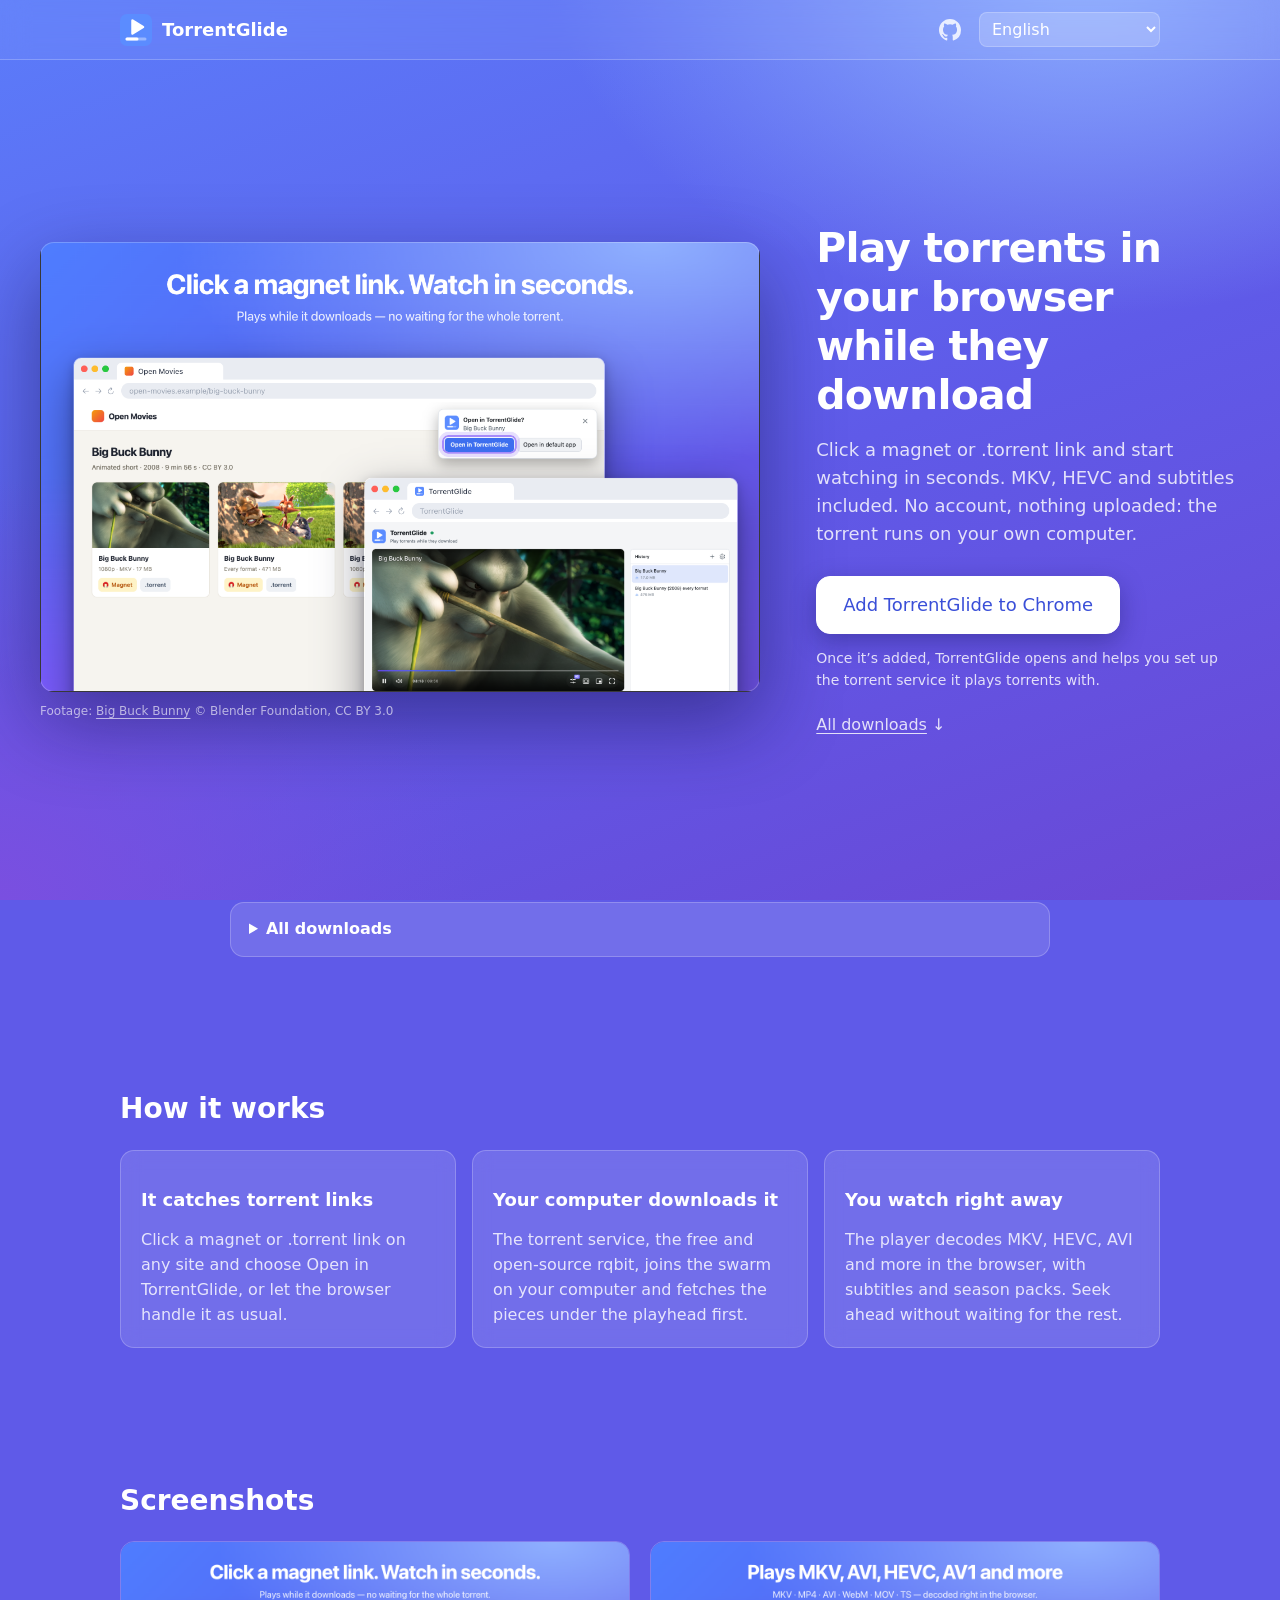
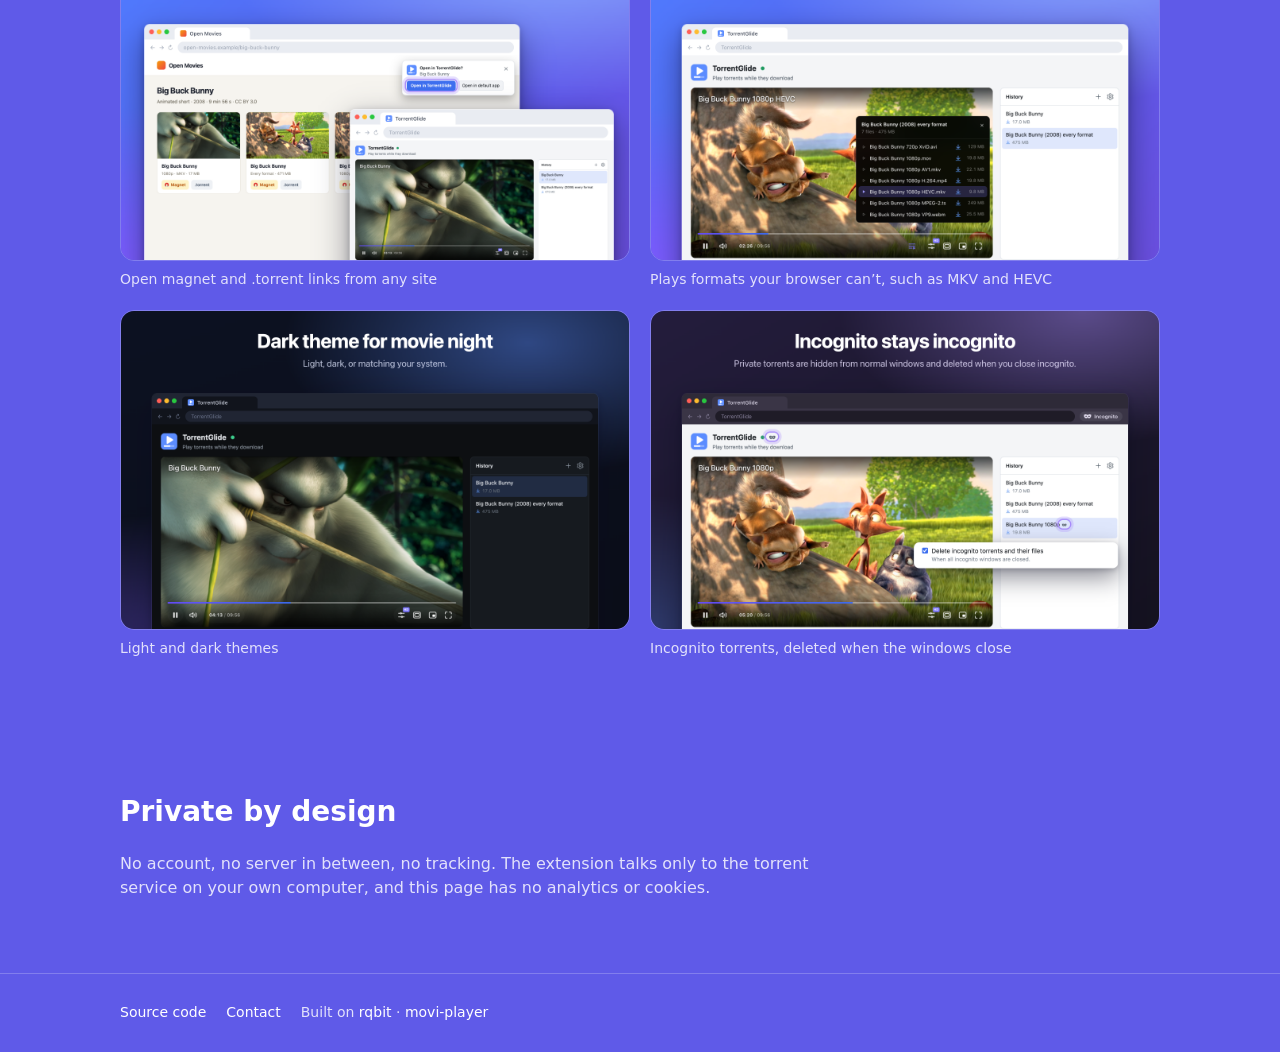
<file: index.html>
<!doctype html>
<html lang="en">
  <head>
    <meta charset="utf-8">
    <meta name="viewport" content="width=device-width, initial-scale=1">
    <title data-i18n="meta.title">TorrentGlide: play torrents in your browser while they download</title>
    <meta name="description" content="A free browser extension for Chrome, Edge, Brave and Firefox that opens magnet and .torrent links in a player and plays the video while it downloads.">
    <meta property="og:title" content="TorrentGlide: play torrents in your browser while they download">
    <meta property="og:description" content="A free browser extension for Chrome, Edge, Brave and Firefox that opens magnet and .torrent links in a player and plays the video while it downloads.">
    <meta property="og:type" content="website">
    <meta property="og:url" content="https://torrentglide.github.io/">
    <meta property="og:image" content="https://torrentglide.github.io/og.png">
    <meta name="color-scheme" content="dark light">
    <link rel="icon" href="icon.svg" type="image/svg+xml">
    <link rel="stylesheet" href="style.css">
    <script type="module" src="app.js"></script>
    <link rel="canonical" href="https://torrentglide.github.io/">
    <link rel="alternate" hreflang="en" href="https://torrentglide.github.io/">
    <link rel="alternate" hreflang="de" href="https://torrentglide.github.io/de/">
    <link rel="alternate" hreflang="es" href="https://torrentglide.github.io/es/">
    <link rel="alternate" hreflang="fr" href="https://torrentglide.github.io/fr/">
    <link rel="alternate" hreflang="it" href="https://torrentglide.github.io/it/">
    <link rel="alternate" hreflang="pt-BR" href="https://torrentglide.github.io/pt-br/">
    <link rel="alternate" hreflang="pl" href="https://torrentglide.github.io/pl/">
    <link rel="alternate" hreflang="tr" href="https://torrentglide.github.io/tr/">
    <link rel="alternate" hreflang="ru" href="https://torrentglide.github.io/ru/">
    <link rel="alternate" hreflang="uk" href="https://torrentglide.github.io/uk/">
    <link rel="alternate" hreflang="ja" href="https://torrentglide.github.io/ja/">
    <link rel="alternate" hreflang="zh-CN" href="https://torrentglide.github.io/zh-cn/">
    <link rel="alternate" hreflang="x-default" href="https://torrentglide.github.io/">
  </head>
  <body>
    <header class="top">
      <div class="wrap top-inner">
        <a class="brand" href="#"><img src="icon.svg" alt="" width="32" height="32"> TorrentGlide</a>
        <nav>
          <a class="icon-link" href="https://github.com/trszdev/torrentglide" aria-label="GitHub" title="GitHub"><svg viewBox="0 0 16 16" width="22" height="22" aria-hidden="true" fill="currentColor"><path d="M8 0C3.58 0 0 3.58 0 8c0 3.54 2.29 6.53 5.47 7.59.4.07.55-.17.55-.38 0-.19-.01-.82-.01-1.49-2.01.37-2.53-.49-2.69-.94-.09-.23-.48-.94-.82-1.13-.28-.15-.68-.52-.01-.53.63-.01 1.08.58 1.23.82.72 1.21 1.87.87 2.33.66.07-.52.28-.87.51-1.07-1.78-.2-3.64-.89-3.64-3.95 0-.87.31-1.59.82-2.15-.08-.2-.36-1.02.08-2.12 0 0 .67-.21 2.2.82a7.6 7.6 0 0 1 4 0c1.53-1.04 2.2-.82 2.2-.82.44 1.1.16 1.92.08 2.12.51.56.82 1.27.82 2.15 0 3.07-1.87 3.75-3.65 3.95.29.25.54.73.54 1.48 0 1.07-.01 1.93-.01 2.2 0 .21.15.46.55.38A8.01 8.01 0 0 0 16 8c0-4.42-3.58-8-8-8z"/></svg></a>
          <select id="language" data-i18n-label="nav.language" aria-label="Language"></select>
        </nav>
      </div>
    </header>
    <main>
      <section class="hero">
        <div class="wrap hero-grid">
          <figure class="demo"><div class="demo-frame"><video src="demo.mp4" autoplay muted loop playsinline preload="auto" data-i18n-label="hero.video" aria-label="TorrentGlide opening a magnet link and playing it while it downloads"></video></div><figcaption class="credit">Footage: <a href="https://peach.blender.org">Big Buck Bunny</a> © Blender Foundation, CC BY 3.0</figcaption></figure>
          <div class="hero-text" id="install">
            <h1 data-i18n="hero.title">Play torrents in your browser while they download</h1>
            <p class="lead" data-i18n="hero.subtitle">Click a magnet or .torrent link and start watching in seconds. MKV, HEVC and subtitles included. No account, nothing uploaded: the torrent runs on your own computer.</p>
            <div id="install-flow"></div>
            <noscript><p><a href="https://chromewebstore.google.com/detail/torrentglide/ankgbfpkdlajgojmgijifehjbkfekhpb">Chrome Web Store</a> · <a href="https://addons.mozilla.org/firefox/addon/torrentglide/">Firefox Add-ons</a></p></noscript>
            <p class="more"><a id="all-link" href="#all-downloads" data-i18n="install.all">All downloads</a> ↓</p>
          </div>
        </div>
      </section>
      <section class="install">
        <div class="wrap">
          <details id="all-downloads"><summary data-i18n="install.all">All downloads</summary><div id="all-downloads-body"></div></details>
        </div>
      </section>
      <section id="how" class="how">
        <div class="wrap">
          <h2 data-i18n="how.title">How it works</h2>
          <ol class="cards">
            <li><h3 data-i18n="how.catchTitle">It catches torrent links</h3><p data-i18n="how.catchText">Click a magnet or .torrent link on any site and choose Open in TorrentGlide, or let the browser handle it as usual.</p></li>
            <li><h3 data-i18n="how.downloadTitle">Your computer downloads it</h3><p data-i18n="how.downloadText">The torrent service, the free and open-source rqbit, joins the swarm on your computer and fetches the pieces under the playhead first.</p></li>
            <li><h3 data-i18n="how.playTitle">You watch right away</h3><p data-i18n="how.playText">The player decodes MKV, HEVC, AVI and more in the browser, with subtitles and season packs. Seek ahead without waiting for the rest.</p></li>
          </ol>
        </div>
      </section>
      <section class="shots">
        <div class="wrap">
          <h2 data-i18n="shots.title">Screenshots</h2>
          <div class="shots-grid">
            <figure><img src="screenshots/1-magnet-links.png" data-i18n-alt="shots.magnet" alt="Open magnet and .torrent links from any site" loading="lazy" width="1280" height="800"><figcaption data-i18n="shots.magnet">Open magnet and .torrent links from any site</figcaption></figure>
            <figure><img src="screenshots/2-every-format.png" data-i18n-alt="shots.formats" alt="Plays formats your browser can’t, such as MKV and HEVC" loading="lazy" width="1280" height="800"><figcaption data-i18n="shots.formats">Plays formats your browser can’t, such as MKV and HEVC</figcaption></figure>
            <figure><img src="screenshots/3-dark-theme.png" data-i18n-alt="shots.dark" alt="Light and dark themes" loading="lazy" width="1280" height="800"><figcaption data-i18n="shots.dark">Light and dark themes</figcaption></figure>
            <figure><img src="screenshots/4-incognito.png" data-i18n-alt="shots.incognito" alt="Incognito torrents, deleted when the windows close" loading="lazy" width="1280" height="800"><figcaption data-i18n="shots.incognito">Incognito torrents, deleted when the windows close</figcaption></figure>
          </div>
        </div>
      </section>
      <section class="privacy">
        <div class="wrap">
          <h2 data-i18n="privacy.title">Private by design</h2>
          <p data-i18n="privacy.text">No account, no server in between, no tracking. The extension talks only to the torrent service on your own computer, and this page has no analytics or cookies.</p>
        </div>
      </section>
    </main>
    <footer>
      <div class="wrap footer-inner">
        <a href="https://github.com/trszdev/torrentglide" data-i18n="footer.source">Source code</a>
        <a href="mailto:torrent.glide@mailservice.com.de" data-i18n="footer.contact">Contact</a>
        <span><span data-i18n="footer.builtOn">Built on</span> <a href="https://github.com/ikatson/rqbit">rqbit</a> · <a href="https://moviplayer.com">movi-player</a></span>
      </div>
    </footer>
  </body>
</html>
</file>
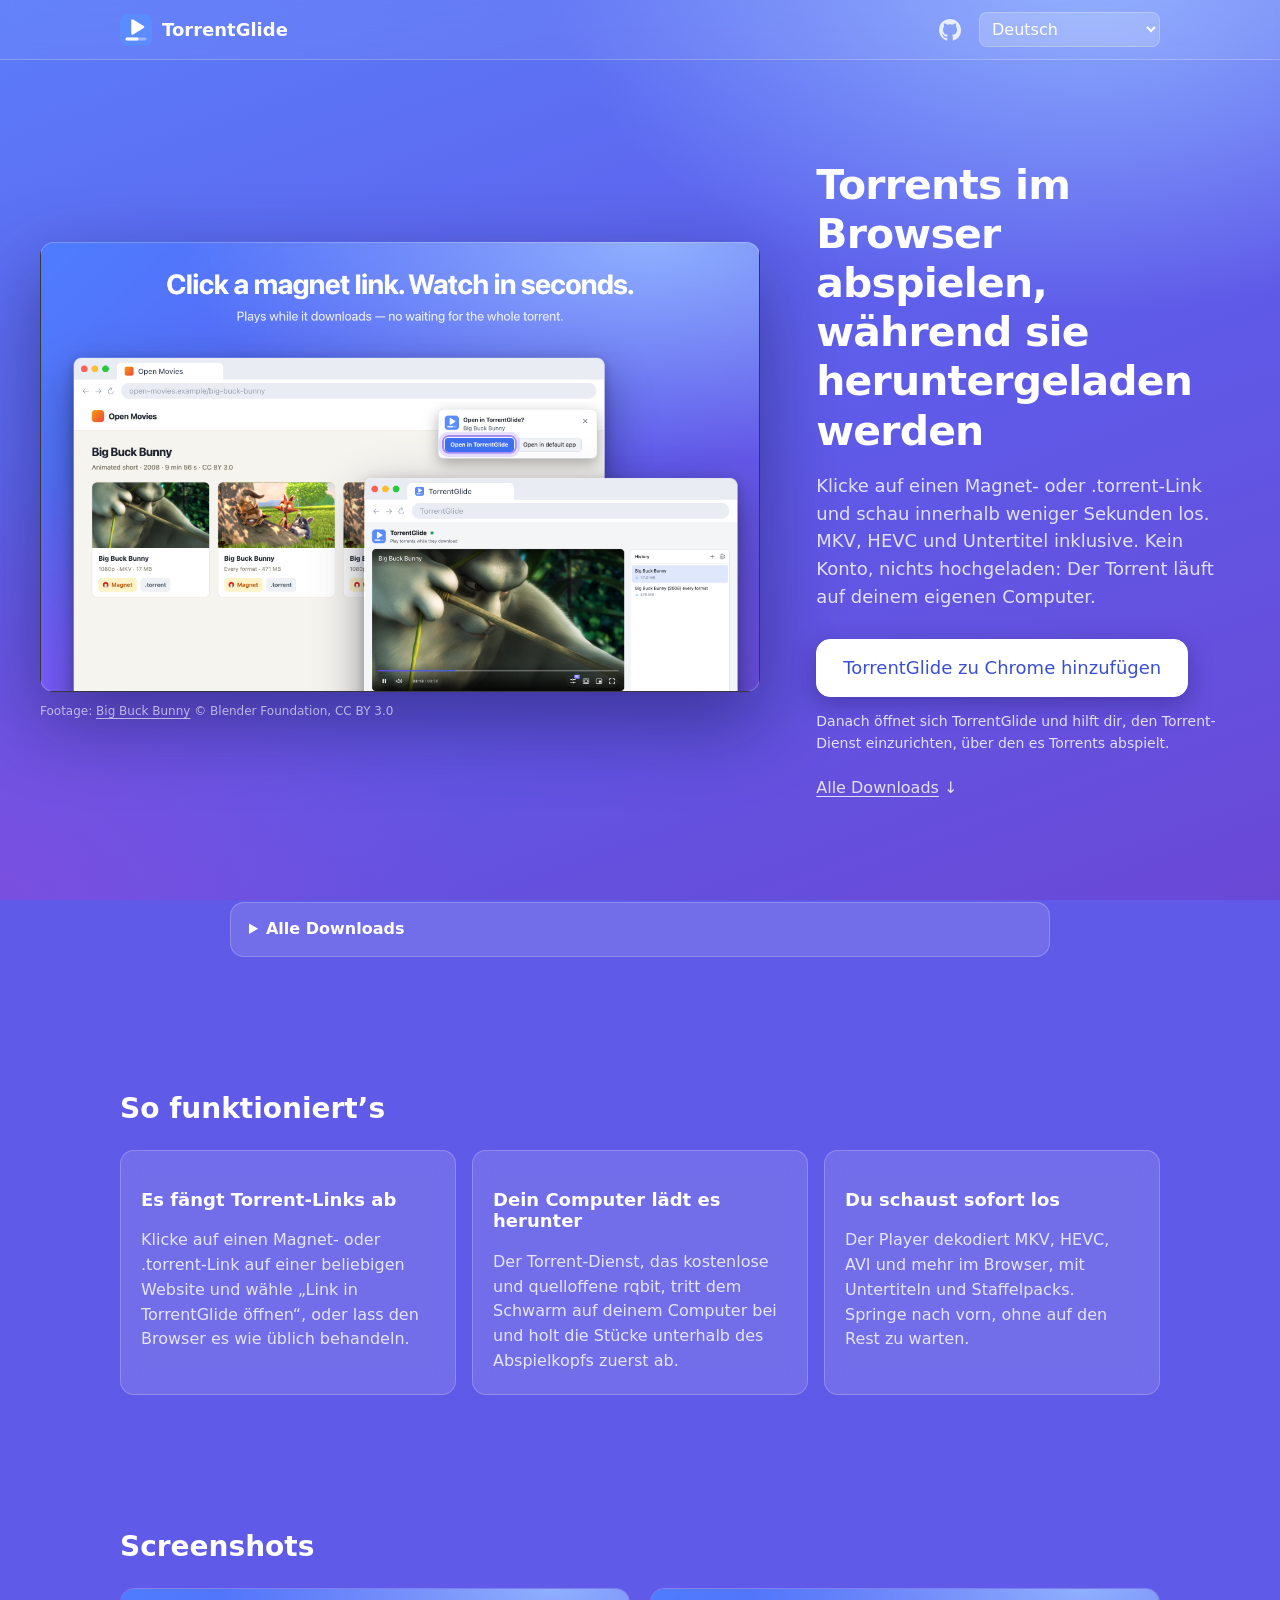
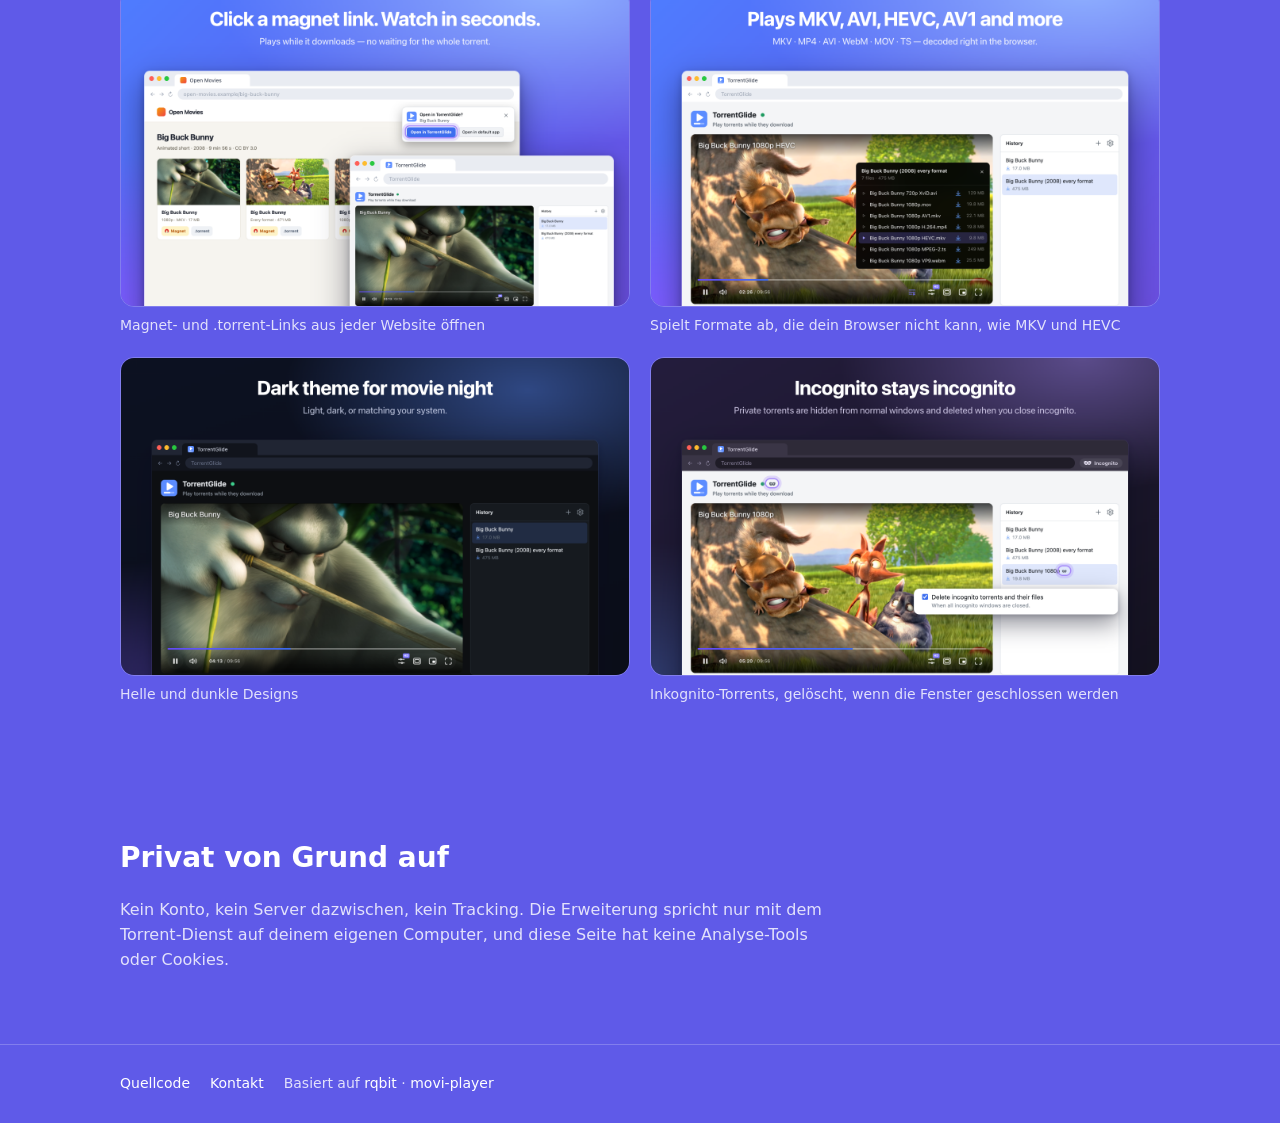
<file: de/index.html>
<!doctype html>
<html lang="de">
  <head>
    <meta charset="utf-8">
    <meta name="viewport" content="width=device-width, initial-scale=1">
    <title data-i18n="meta.title">TorrentGlide: Torrents im Browser abspielen, während sie heruntergeladen werden</title>
    <meta name="description" content="Eine kostenlose Browsererweiterung für Chrome, Edge, Brave und Firefox, die Magnet- und .torrent-Links in einem Player öffnet und das Video abspielt, während es heruntergeladen wird.">
    <meta property="og:title" content="TorrentGlide: Torrents im Browser abspielen, während sie heruntergeladen werden">
    <meta property="og:description" content="Eine kostenlose Browsererweiterung für Chrome, Edge, Brave und Firefox, die Magnet- und .torrent-Links in einem Player öffnet und das Video abspielt, während es heruntergeladen wird.">
    <meta property="og:type" content="website">
    <meta property="og:url" content="https://torrentglide.github.io/de/">
    <meta property="og:image" content="https://torrentglide.github.io/og.png">
    <meta name="color-scheme" content="dark light">
    <link rel="icon" href="../icon.svg" type="image/svg+xml">
    <link rel="stylesheet" href="../style.css">
    <script type="module" src="../app.js"></script>
    <link rel="canonical" href="https://torrentglide.github.io/de/">
    <link rel="alternate" hreflang="en" href="https://torrentglide.github.io/">
    <link rel="alternate" hreflang="de" href="https://torrentglide.github.io/de/">
    <link rel="alternate" hreflang="es" href="https://torrentglide.github.io/es/">
    <link rel="alternate" hreflang="fr" href="https://torrentglide.github.io/fr/">
    <link rel="alternate" hreflang="it" href="https://torrentglide.github.io/it/">
    <link rel="alternate" hreflang="pt-BR" href="https://torrentglide.github.io/pt-br/">
    <link rel="alternate" hreflang="pl" href="https://torrentglide.github.io/pl/">
    <link rel="alternate" hreflang="tr" href="https://torrentglide.github.io/tr/">
    <link rel="alternate" hreflang="ru" href="https://torrentglide.github.io/ru/">
    <link rel="alternate" hreflang="uk" href="https://torrentglide.github.io/uk/">
    <link rel="alternate" hreflang="ja" href="https://torrentglide.github.io/ja/">
    <link rel="alternate" hreflang="zh-CN" href="https://torrentglide.github.io/zh-cn/">
    <link rel="alternate" hreflang="x-default" href="https://torrentglide.github.io/">
  </head>
  <body>
    <header class="top">
      <div class="wrap top-inner">
        <a class="brand" href="#"><img src="../icon.svg" alt="" width="32" height="32"> TorrentGlide</a>
        <nav>
          <a class="icon-link" href="https://github.com/trszdev/torrentglide" aria-label="GitHub" title="GitHub"><svg viewBox="0 0 16 16" width="22" height="22" aria-hidden="true" fill="currentColor"><path d="M8 0C3.58 0 0 3.58 0 8c0 3.54 2.29 6.53 5.47 7.59.4.07.55-.17.55-.38 0-.19-.01-.82-.01-1.49-2.01.37-2.53-.49-2.69-.94-.09-.23-.48-.94-.82-1.13-.28-.15-.68-.52-.01-.53.63-.01 1.08.58 1.23.82.72 1.21 1.87.87 2.33.66.07-.52.28-.87.51-1.07-1.78-.2-3.64-.89-3.64-3.95 0-.87.31-1.59.82-2.15-.08-.2-.36-1.02.08-2.12 0 0 .67-.21 2.2.82a7.6 7.6 0 0 1 4 0c1.53-1.04 2.2-.82 2.2-.82.44 1.1.16 1.92.08 2.12.51.56.82 1.27.82 2.15 0 3.07-1.87 3.75-3.65 3.95.29.25.54.73.54 1.48 0 1.07-.01 1.93-.01 2.2 0 .21.15.46.55.38A8.01 8.01 0 0 0 16 8c0-4.42-3.58-8-8-8z"/></svg></a>
          <select id="language" data-i18n-label="nav.language" aria-label="Sprache"></select>
        </nav>
      </div>
    </header>
    <main>
      <section class="hero">
        <div class="wrap hero-grid">
          <figure class="demo"><div class="demo-frame"><video src="../demo.mp4" autoplay muted loop playsinline preload="auto" data-i18n-label="hero.video" aria-label="TorrentGlide öffnet einen Magnet-Link und spielt ihn ab, während er heruntergeladen wird"></video></div><figcaption class="credit">Footage: <a href="https://peach.blender.org">Big Buck Bunny</a> © Blender Foundation, CC BY 3.0</figcaption></figure>
          <div class="hero-text" id="install">
            <h1 data-i18n="hero.title">Torrents im Browser abspielen, während sie heruntergeladen werden</h1>
            <p class="lead" data-i18n="hero.subtitle">Klicke auf einen Magnet- oder .torrent-Link und schau innerhalb weniger Sekunden los. MKV, HEVC und Untertitel inklusive. Kein Konto, nichts hochgeladen: Der Torrent läuft auf deinem eigenen Computer.</p>
            <div id="install-flow"></div>
            <noscript><p><a href="https://chromewebstore.google.com/detail/torrentglide/ankgbfpkdlajgojmgijifehjbkfekhpb">Chrome Web Store</a> · <a href="https://addons.mozilla.org/firefox/addon/torrentglide/">Firefox Add-ons</a></p></noscript>
            <p class="more"><a id="all-link" href="#all-downloads" data-i18n="install.all">Alle Downloads</a> ↓</p>
          </div>
        </div>
      </section>
      <section class="install">
        <div class="wrap">
          <details id="all-downloads"><summary data-i18n="install.all">Alle Downloads</summary><div id="all-downloads-body"></div></details>
        </div>
      </section>
      <section id="how" class="how">
        <div class="wrap">
          <h2 data-i18n="how.title">So funktioniert’s</h2>
          <ol class="cards">
            <li><h3 data-i18n="how.catchTitle">Es fängt Torrent-Links ab</h3><p data-i18n="how.catchText">Klicke auf einen Magnet- oder .torrent-Link auf einer beliebigen Website und wähle „Link in TorrentGlide öffnen“, oder lass den Browser es wie üblich behandeln.</p></li>
            <li><h3 data-i18n="how.downloadTitle">Dein Computer lädt es herunter</h3><p data-i18n="how.downloadText">Der Torrent-Dienst, das kostenlose und quelloffene rqbit, tritt dem Schwarm auf deinem Computer bei und holt die Stücke unterhalb des Abspielkopfs zuerst ab.</p></li>
            <li><h3 data-i18n="how.playTitle">Du schaust sofort los</h3><p data-i18n="how.playText">Der Player dekodiert MKV, HEVC, AVI und mehr im Browser, mit Untertiteln und Staffelpacks. Springe nach vorn, ohne auf den Rest zu warten.</p></li>
          </ol>
        </div>
      </section>
      <section class="shots">
        <div class="wrap">
          <h2 data-i18n="shots.title">Screenshots</h2>
          <div class="shots-grid">
            <figure><img src="../screenshots/1-magnet-links.png" data-i18n-alt="shots.magnet" alt="Magnet- und .torrent-Links aus jeder Website öffnen" loading="lazy" width="1280" height="800"><figcaption data-i18n="shots.magnet">Magnet- und .torrent-Links aus jeder Website öffnen</figcaption></figure>
            <figure><img src="../screenshots/2-every-format.png" data-i18n-alt="shots.formats" alt="Spielt Formate ab, die dein Browser nicht kann, wie MKV und HEVC" loading="lazy" width="1280" height="800"><figcaption data-i18n="shots.formats">Spielt Formate ab, die dein Browser nicht kann, wie MKV und HEVC</figcaption></figure>
            <figure><img src="../screenshots/3-dark-theme.png" data-i18n-alt="shots.dark" alt="Helle und dunkle Designs" loading="lazy" width="1280" height="800"><figcaption data-i18n="shots.dark">Helle und dunkle Designs</figcaption></figure>
            <figure><img src="../screenshots/4-incognito.png" data-i18n-alt="shots.incognito" alt="Inkognito-Torrents, gelöscht, wenn die Fenster geschlossen werden" loading="lazy" width="1280" height="800"><figcaption data-i18n="shots.incognito">Inkognito-Torrents, gelöscht, wenn die Fenster geschlossen werden</figcaption></figure>
          </div>
        </div>
      </section>
      <section class="privacy">
        <div class="wrap">
          <h2 data-i18n="privacy.title">Privat von Grund auf</h2>
          <p data-i18n="privacy.text">Kein Konto, kein Server dazwischen, kein Tracking. Die Erweiterung spricht nur mit dem Torrent-Dienst auf deinem eigenen Computer, und diese Seite hat keine Analyse-Tools oder Cookies.</p>
        </div>
      </section>
    </main>
    <footer>
      <div class="wrap footer-inner">
        <a href="https://github.com/trszdev/torrentglide" data-i18n="footer.source">Quellcode</a>
        <a href="mailto:torrent.glide@mailservice.com.de" data-i18n="footer.contact">Kontakt</a>
        <span><span data-i18n="footer.builtOn">Basiert auf</span> <a href="https://github.com/ikatson/rqbit">rqbit</a> · <a href="https://moviplayer.com">movi-player</a></span>
      </div>
    </footer>
  </body>
</html>
</file>
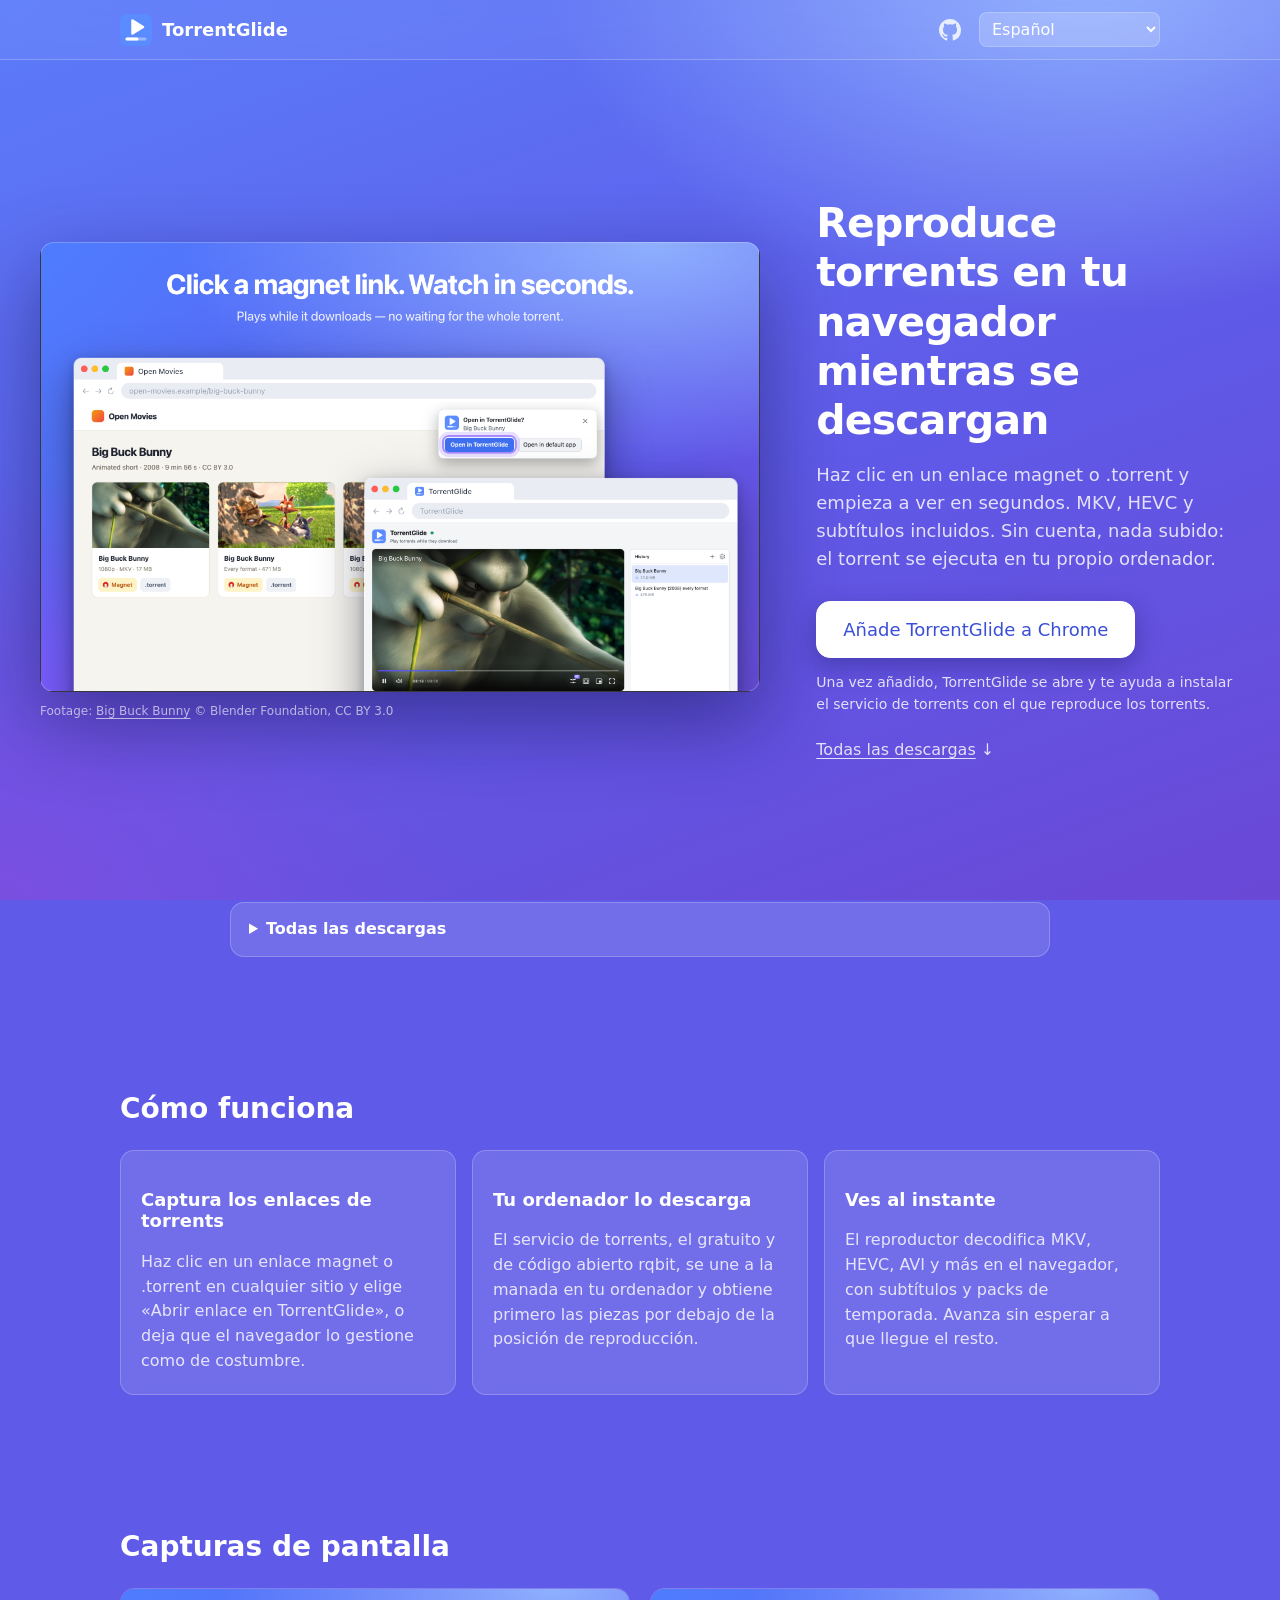
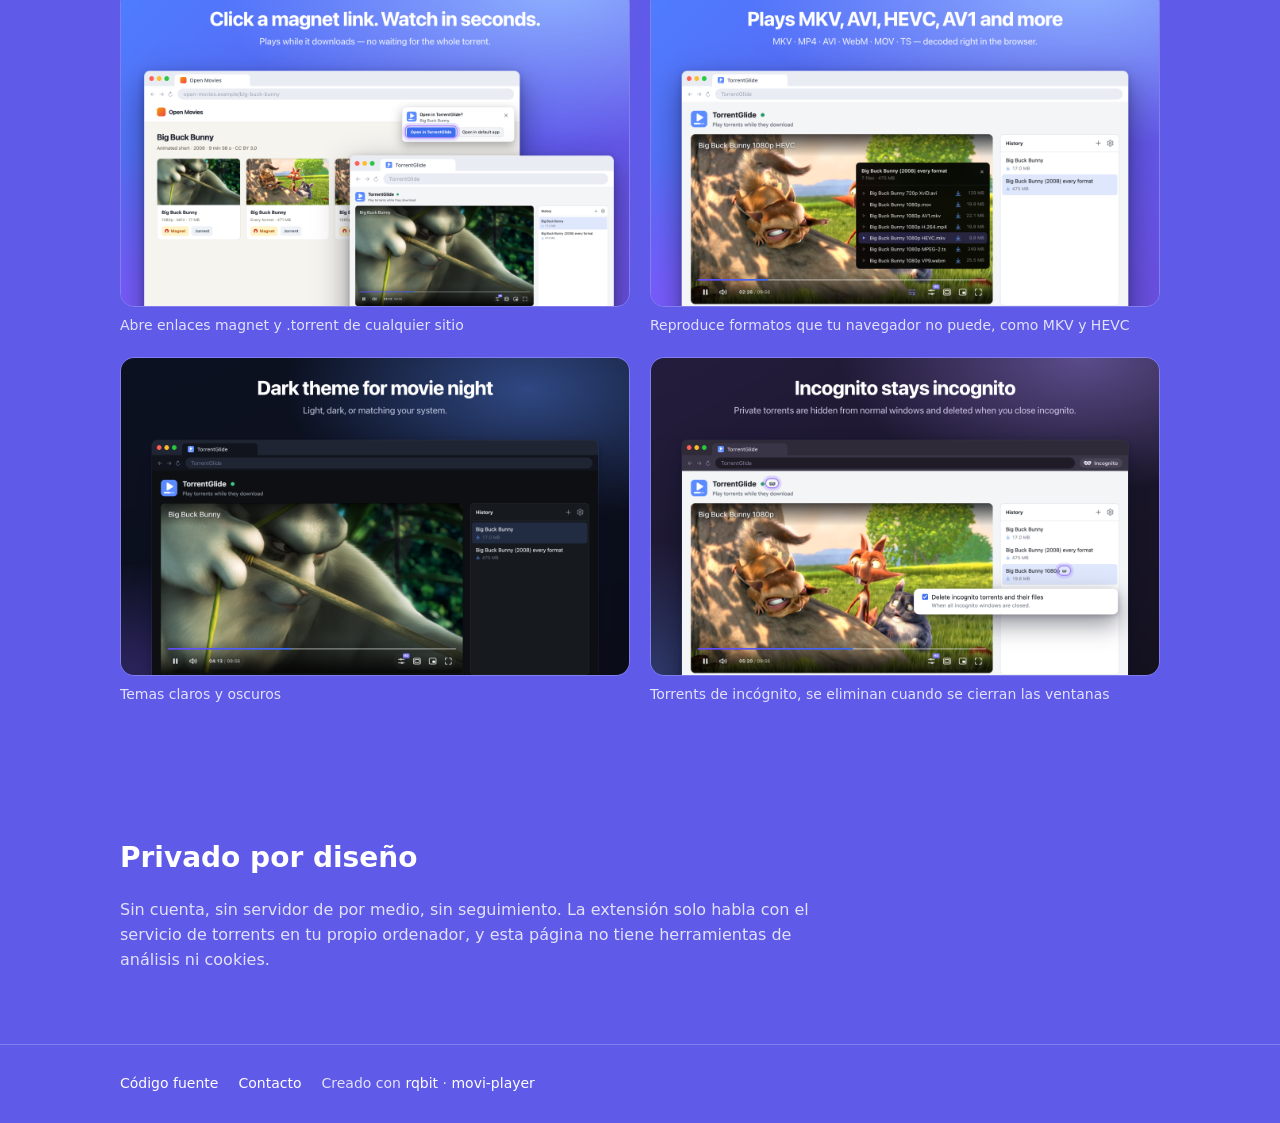
<file: es/index.html>
<!doctype html>
<html lang="es">
  <head>
    <meta charset="utf-8">
    <meta name="viewport" content="width=device-width, initial-scale=1">
    <title data-i18n="meta.title">TorrentGlide: reproduce torrents en tu navegador mientras se descargan</title>
    <meta name="description" content="Una extensión gratuita para navegador de Chrome, Edge, Brave y Firefox que abre enlaces magnet y .torrent en un reproductor y reproduce el video mientras se descarga.">
    <meta property="og:title" content="TorrentGlide: reproduce torrents en tu navegador mientras se descargan">
    <meta property="og:description" content="Una extensión gratuita para navegador de Chrome, Edge, Brave y Firefox que abre enlaces magnet y .torrent en un reproductor y reproduce el video mientras se descarga.">
    <meta property="og:type" content="website">
    <meta property="og:url" content="https://torrentglide.github.io/es/">
    <meta property="og:image" content="https://torrentglide.github.io/og.png">
    <meta name="color-scheme" content="dark light">
    <link rel="icon" href="../icon.svg" type="image/svg+xml">
    <link rel="stylesheet" href="../style.css">
    <script type="module" src="../app.js"></script>
    <link rel="canonical" href="https://torrentglide.github.io/es/">
    <link rel="alternate" hreflang="en" href="https://torrentglide.github.io/">
    <link rel="alternate" hreflang="de" href="https://torrentglide.github.io/de/">
    <link rel="alternate" hreflang="es" href="https://torrentglide.github.io/es/">
    <link rel="alternate" hreflang="fr" href="https://torrentglide.github.io/fr/">
    <link rel="alternate" hreflang="it" href="https://torrentglide.github.io/it/">
    <link rel="alternate" hreflang="pt-BR" href="https://torrentglide.github.io/pt-br/">
    <link rel="alternate" hreflang="pl" href="https://torrentglide.github.io/pl/">
    <link rel="alternate" hreflang="tr" href="https://torrentglide.github.io/tr/">
    <link rel="alternate" hreflang="ru" href="https://torrentglide.github.io/ru/">
    <link rel="alternate" hreflang="uk" href="https://torrentglide.github.io/uk/">
    <link rel="alternate" hreflang="ja" href="https://torrentglide.github.io/ja/">
    <link rel="alternate" hreflang="zh-CN" href="https://torrentglide.github.io/zh-cn/">
    <link rel="alternate" hreflang="x-default" href="https://torrentglide.github.io/">
  </head>
  <body>
    <header class="top">
      <div class="wrap top-inner">
        <a class="brand" href="#"><img src="../icon.svg" alt="" width="32" height="32"> TorrentGlide</a>
        <nav>
          <a class="icon-link" href="https://github.com/trszdev/torrentglide" aria-label="GitHub" title="GitHub"><svg viewBox="0 0 16 16" width="22" height="22" aria-hidden="true" fill="currentColor"><path d="M8 0C3.58 0 0 3.58 0 8c0 3.54 2.29 6.53 5.47 7.59.4.07.55-.17.55-.38 0-.19-.01-.82-.01-1.49-2.01.37-2.53-.49-2.69-.94-.09-.23-.48-.94-.82-1.13-.28-.15-.68-.52-.01-.53.63-.01 1.08.58 1.23.82.72 1.21 1.87.87 2.33.66.07-.52.28-.87.51-1.07-1.78-.2-3.64-.89-3.64-3.95 0-.87.31-1.59.82-2.15-.08-.2-.36-1.02.08-2.12 0 0 .67-.21 2.2.82a7.6 7.6 0 0 1 4 0c1.53-1.04 2.2-.82 2.2-.82.44 1.1.16 1.92.08 2.12.51.56.82 1.27.82 2.15 0 3.07-1.87 3.75-3.65 3.95.29.25.54.73.54 1.48 0 1.07-.01 1.93-.01 2.2 0 .21.15.46.55.38A8.01 8.01 0 0 0 16 8c0-4.42-3.58-8-8-8z"/></svg></a>
          <select id="language" data-i18n-label="nav.language" aria-label="Idioma"></select>
        </nav>
      </div>
    </header>
    <main>
      <section class="hero">
        <div class="wrap hero-grid">
          <figure class="demo"><div class="demo-frame"><video src="../demo.mp4" autoplay muted loop playsinline preload="auto" data-i18n-label="hero.video" aria-label="TorrentGlide abriendo un enlace magnet y reproduciéndolo mientras se descarga"></video></div><figcaption class="credit">Footage: <a href="https://peach.blender.org">Big Buck Bunny</a> © Blender Foundation, CC BY 3.0</figcaption></figure>
          <div class="hero-text" id="install">
            <h1 data-i18n="hero.title">Reproduce torrents en tu navegador mientras se descargan</h1>
            <p class="lead" data-i18n="hero.subtitle">Haz clic en un enlace magnet o .torrent y empieza a ver en segundos. MKV, HEVC y subtítulos incluidos. Sin cuenta, nada subido: el torrent se ejecuta en tu propio ordenador.</p>
            <div id="install-flow"></div>
            <noscript><p><a href="https://chromewebstore.google.com/detail/torrentglide/ankgbfpkdlajgojmgijifehjbkfekhpb">Chrome Web Store</a> · <a href="https://addons.mozilla.org/firefox/addon/torrentglide/">Firefox Add-ons</a></p></noscript>
            <p class="more"><a id="all-link" href="#all-downloads" data-i18n="install.all">Todas las descargas</a> ↓</p>
          </div>
        </div>
      </section>
      <section class="install">
        <div class="wrap">
          <details id="all-downloads"><summary data-i18n="install.all">Todas las descargas</summary><div id="all-downloads-body"></div></details>
        </div>
      </section>
      <section id="how" class="how">
        <div class="wrap">
          <h2 data-i18n="how.title">Cómo funciona</h2>
          <ol class="cards">
            <li><h3 data-i18n="how.catchTitle">Captura los enlaces de torrents</h3><p data-i18n="how.catchText">Haz clic en un enlace magnet o .torrent en cualquier sitio y elige «Abrir enlace en TorrentGlide», o deja que el navegador lo gestione como de costumbre.</p></li>
            <li><h3 data-i18n="how.downloadTitle">Tu ordenador lo descarga</h3><p data-i18n="how.downloadText">El servicio de torrents, el gratuito y de código abierto rqbit, se une a la manada en tu ordenador y obtiene primero las piezas por debajo de la posición de reproducción.</p></li>
            <li><h3 data-i18n="how.playTitle">Ves al instante</h3><p data-i18n="how.playText">El reproductor decodifica MKV, HEVC, AVI y más en el navegador, con subtítulos y packs de temporada. Avanza sin esperar a que llegue el resto.</p></li>
          </ol>
        </div>
      </section>
      <section class="shots">
        <div class="wrap">
          <h2 data-i18n="shots.title">Capturas de pantalla</h2>
          <div class="shots-grid">
            <figure><img src="../screenshots/1-magnet-links.png" data-i18n-alt="shots.magnet" alt="Abre enlaces magnet y .torrent de cualquier sitio" loading="lazy" width="1280" height="800"><figcaption data-i18n="shots.magnet">Abre enlaces magnet y .torrent de cualquier sitio</figcaption></figure>
            <figure><img src="../screenshots/2-every-format.png" data-i18n-alt="shots.formats" alt="Reproduce formatos que tu navegador no puede, como MKV y HEVC" loading="lazy" width="1280" height="800"><figcaption data-i18n="shots.formats">Reproduce formatos que tu navegador no puede, como MKV y HEVC</figcaption></figure>
            <figure><img src="../screenshots/3-dark-theme.png" data-i18n-alt="shots.dark" alt="Temas claros y oscuros" loading="lazy" width="1280" height="800"><figcaption data-i18n="shots.dark">Temas claros y oscuros</figcaption></figure>
            <figure><img src="../screenshots/4-incognito.png" data-i18n-alt="shots.incognito" alt="Torrents de incógnito, se eliminan cuando se cierran las ventanas" loading="lazy" width="1280" height="800"><figcaption data-i18n="shots.incognito">Torrents de incógnito, se eliminan cuando se cierran las ventanas</figcaption></figure>
          </div>
        </div>
      </section>
      <section class="privacy">
        <div class="wrap">
          <h2 data-i18n="privacy.title">Privado por diseño</h2>
          <p data-i18n="privacy.text">Sin cuenta, sin servidor de por medio, sin seguimiento. La extensión solo habla con el servicio de torrents en tu propio ordenador, y esta página no tiene herramientas de análisis ni cookies.</p>
        </div>
      </section>
    </main>
    <footer>
      <div class="wrap footer-inner">
        <a href="https://github.com/trszdev/torrentglide" data-i18n="footer.source">Código fuente</a>
        <a href="mailto:torrent.glide@mailservice.com.de" data-i18n="footer.contact">Contacto</a>
        <span><span data-i18n="footer.builtOn">Creado con</span> <a href="https://github.com/ikatson/rqbit">rqbit</a> · <a href="https://moviplayer.com">movi-player</a></span>
      </div>
    </footer>
  </body>
</html>
</file>
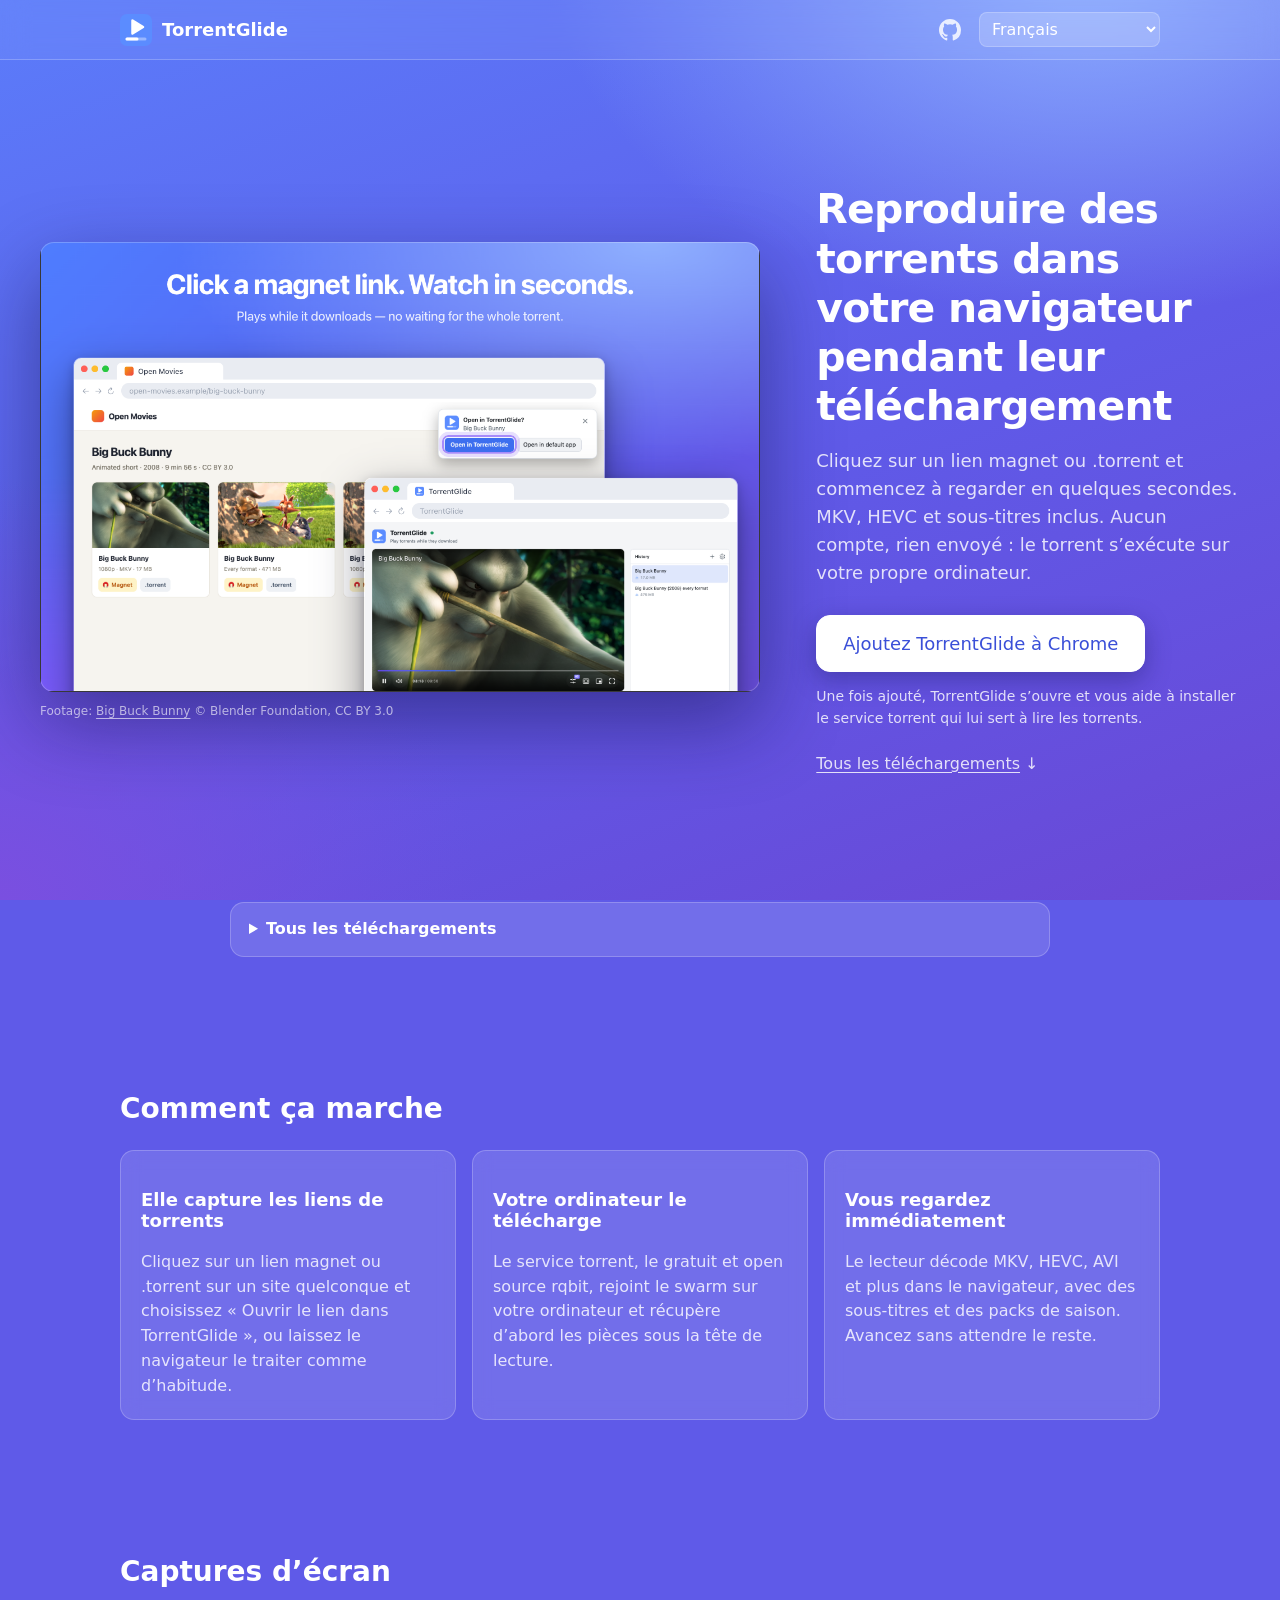
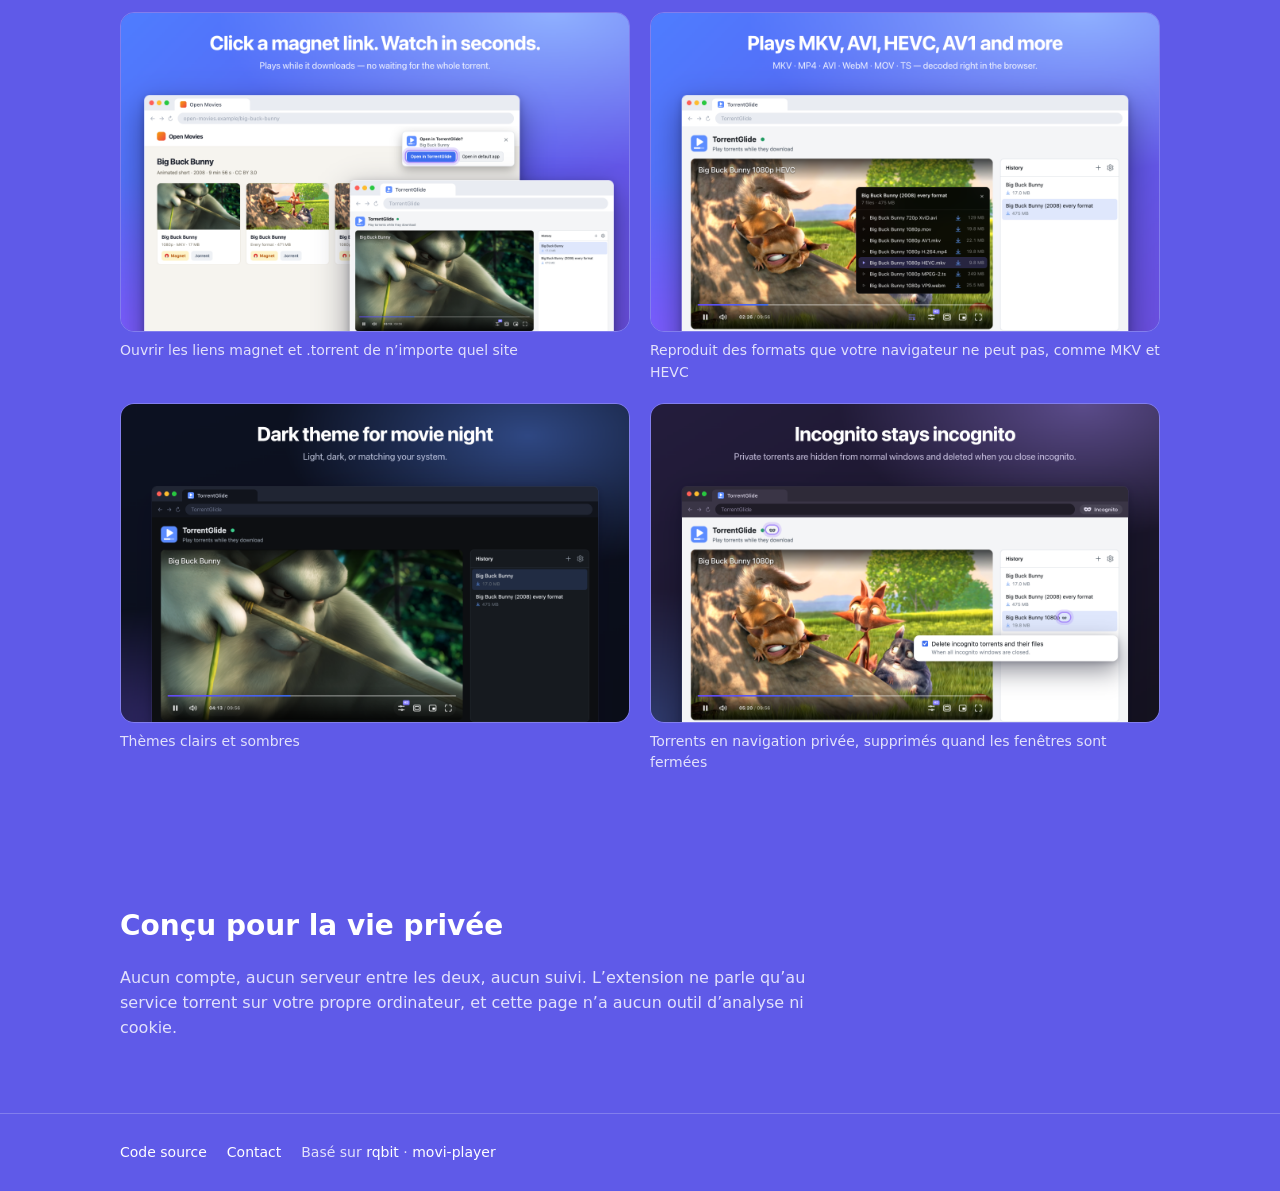
<file: fr/index.html>
<!doctype html>
<html lang="fr">
  <head>
    <meta charset="utf-8">
    <meta name="viewport" content="width=device-width, initial-scale=1">
    <title data-i18n="meta.title">TorrentGlide : reproduire des torrents dans votre navigateur pendant leur téléchargement</title>
    <meta name="description" content="Une extension gratuite pour navigateur, pour Chrome, Edge, Brave et Firefox, qui ouvre les liens magnet et .torrent dans un lecteur et reproduit la vidéo pendant son téléchargement.">
    <meta property="og:title" content="TorrentGlide : reproduire des torrents dans votre navigateur pendant leur téléchargement">
    <meta property="og:description" content="Une extension gratuite pour navigateur, pour Chrome, Edge, Brave et Firefox, qui ouvre les liens magnet et .torrent dans un lecteur et reproduit la vidéo pendant son téléchargement.">
    <meta property="og:type" content="website">
    <meta property="og:url" content="https://torrentglide.github.io/fr/">
    <meta property="og:image" content="https://torrentglide.github.io/og.png">
    <meta name="color-scheme" content="dark light">
    <link rel="icon" href="../icon.svg" type="image/svg+xml">
    <link rel="stylesheet" href="../style.css">
    <script type="module" src="../app.js"></script>
    <link rel="canonical" href="https://torrentglide.github.io/fr/">
    <link rel="alternate" hreflang="en" href="https://torrentglide.github.io/">
    <link rel="alternate" hreflang="de" href="https://torrentglide.github.io/de/">
    <link rel="alternate" hreflang="es" href="https://torrentglide.github.io/es/">
    <link rel="alternate" hreflang="fr" href="https://torrentglide.github.io/fr/">
    <link rel="alternate" hreflang="it" href="https://torrentglide.github.io/it/">
    <link rel="alternate" hreflang="pt-BR" href="https://torrentglide.github.io/pt-br/">
    <link rel="alternate" hreflang="pl" href="https://torrentglide.github.io/pl/">
    <link rel="alternate" hreflang="tr" href="https://torrentglide.github.io/tr/">
    <link rel="alternate" hreflang="ru" href="https://torrentglide.github.io/ru/">
    <link rel="alternate" hreflang="uk" href="https://torrentglide.github.io/uk/">
    <link rel="alternate" hreflang="ja" href="https://torrentglide.github.io/ja/">
    <link rel="alternate" hreflang="zh-CN" href="https://torrentglide.github.io/zh-cn/">
    <link rel="alternate" hreflang="x-default" href="https://torrentglide.github.io/">
  </head>
  <body>
    <header class="top">
      <div class="wrap top-inner">
        <a class="brand" href="#"><img src="../icon.svg" alt="" width="32" height="32"> TorrentGlide</a>
        <nav>
          <a class="icon-link" href="https://github.com/trszdev/torrentglide" aria-label="GitHub" title="GitHub"><svg viewBox="0 0 16 16" width="22" height="22" aria-hidden="true" fill="currentColor"><path d="M8 0C3.58 0 0 3.58 0 8c0 3.54 2.29 6.53 5.47 7.59.4.07.55-.17.55-.38 0-.19-.01-.82-.01-1.49-2.01.37-2.53-.49-2.69-.94-.09-.23-.48-.94-.82-1.13-.28-.15-.68-.52-.01-.53.63-.01 1.08.58 1.23.82.72 1.21 1.87.87 2.33.66.07-.52.28-.87.51-1.07-1.78-.2-3.64-.89-3.64-3.95 0-.87.31-1.59.82-2.15-.08-.2-.36-1.02.08-2.12 0 0 .67-.21 2.2.82a7.6 7.6 0 0 1 4 0c1.53-1.04 2.2-.82 2.2-.82.44 1.1.16 1.92.08 2.12.51.56.82 1.27.82 2.15 0 3.07-1.87 3.75-3.65 3.95.29.25.54.73.54 1.48 0 1.07-.01 1.93-.01 2.2 0 .21.15.46.55.38A8.01 8.01 0 0 0 16 8c0-4.42-3.58-8-8-8z"/></svg></a>
          <select id="language" data-i18n-label="nav.language" aria-label="Langue"></select>
        </nav>
      </div>
    </header>
    <main>
      <section class="hero">
        <div class="wrap hero-grid">
          <figure class="demo"><div class="demo-frame"><video src="../demo.mp4" autoplay muted loop playsinline preload="auto" data-i18n-label="hero.video" aria-label="TorrentGlide ouvrant un lien magnet et le reproduisant pendant son téléchargement"></video></div><figcaption class="credit">Footage: <a href="https://peach.blender.org">Big Buck Bunny</a> © Blender Foundation, CC BY 3.0</figcaption></figure>
          <div class="hero-text" id="install">
            <h1 data-i18n="hero.title">Reproduire des torrents dans votre navigateur pendant leur téléchargement</h1>
            <p class="lead" data-i18n="hero.subtitle">Cliquez sur un lien magnet ou .torrent et commencez à regarder en quelques secondes. MKV, HEVC et sous-titres inclus. Aucun compte, rien envoyé : le torrent s’exécute sur votre propre ordinateur.</p>
            <div id="install-flow"></div>
            <noscript><p><a href="https://chromewebstore.google.com/detail/torrentglide/ankgbfpkdlajgojmgijifehjbkfekhpb">Chrome Web Store</a> · <a href="https://addons.mozilla.org/firefox/addon/torrentglide/">Firefox Add-ons</a></p></noscript>
            <p class="more"><a id="all-link" href="#all-downloads" data-i18n="install.all">Tous les téléchargements</a> ↓</p>
          </div>
        </div>
      </section>
      <section class="install">
        <div class="wrap">
          <details id="all-downloads"><summary data-i18n="install.all">Tous les téléchargements</summary><div id="all-downloads-body"></div></details>
        </div>
      </section>
      <section id="how" class="how">
        <div class="wrap">
          <h2 data-i18n="how.title">Comment ça marche</h2>
          <ol class="cards">
            <li><h3 data-i18n="how.catchTitle">Elle capture les liens de torrents</h3><p data-i18n="how.catchText">Cliquez sur un lien magnet ou .torrent sur un site quelconque et choisissez « Ouvrir le lien dans TorrentGlide », ou laissez le navigateur le traiter comme d’habitude.</p></li>
            <li><h3 data-i18n="how.downloadTitle">Votre ordinateur le télécharge</h3><p data-i18n="how.downloadText">Le service torrent, le gratuit et open source rqbit, rejoint le swarm sur votre ordinateur et récupère d’abord les pièces sous la tête de lecture.</p></li>
            <li><h3 data-i18n="how.playTitle">Vous regardez immédiatement</h3><p data-i18n="how.playText">Le lecteur décode MKV, HEVC, AVI et plus dans le navigateur, avec des sous-titres et des packs de saison. Avancez sans attendre le reste.</p></li>
          </ol>
        </div>
      </section>
      <section class="shots">
        <div class="wrap">
          <h2 data-i18n="shots.title">Captures d’écran</h2>
          <div class="shots-grid">
            <figure><img src="../screenshots/1-magnet-links.png" data-i18n-alt="shots.magnet" alt="Ouvrir les liens magnet et .torrent de n’importe quel site" loading="lazy" width="1280" height="800"><figcaption data-i18n="shots.magnet">Ouvrir les liens magnet et .torrent de n’importe quel site</figcaption></figure>
            <figure><img src="../screenshots/2-every-format.png" data-i18n-alt="shots.formats" alt="Reproduit des formats que votre navigateur ne peut pas, comme MKV et HEVC" loading="lazy" width="1280" height="800"><figcaption data-i18n="shots.formats">Reproduit des formats que votre navigateur ne peut pas, comme MKV et HEVC</figcaption></figure>
            <figure><img src="../screenshots/3-dark-theme.png" data-i18n-alt="shots.dark" alt="Thèmes clairs et sombres" loading="lazy" width="1280" height="800"><figcaption data-i18n="shots.dark">Thèmes clairs et sombres</figcaption></figure>
            <figure><img src="../screenshots/4-incognito.png" data-i18n-alt="shots.incognito" alt="Torrents en navigation privée, supprimés quand les fenêtres sont fermées" loading="lazy" width="1280" height="800"><figcaption data-i18n="shots.incognito">Torrents en navigation privée, supprimés quand les fenêtres sont fermées</figcaption></figure>
          </div>
        </div>
      </section>
      <section class="privacy">
        <div class="wrap">
          <h2 data-i18n="privacy.title">Conçu pour la vie privée</h2>
          <p data-i18n="privacy.text">Aucun compte, aucun serveur entre les deux, aucun suivi. L’extension ne parle qu’au service torrent sur votre propre ordinateur, et cette page n’a aucun outil d’analyse ni cookie.</p>
        </div>
      </section>
    </main>
    <footer>
      <div class="wrap footer-inner">
        <a href="https://github.com/trszdev/torrentglide" data-i18n="footer.source">Code source</a>
        <a href="mailto:torrent.glide@mailservice.com.de" data-i18n="footer.contact">Contact</a>
        <span><span data-i18n="footer.builtOn">Basé sur</span> <a href="https://github.com/ikatson/rqbit">rqbit</a> · <a href="https://moviplayer.com">movi-player</a></span>
      </div>
    </footer>
  </body>
</html>
</file>
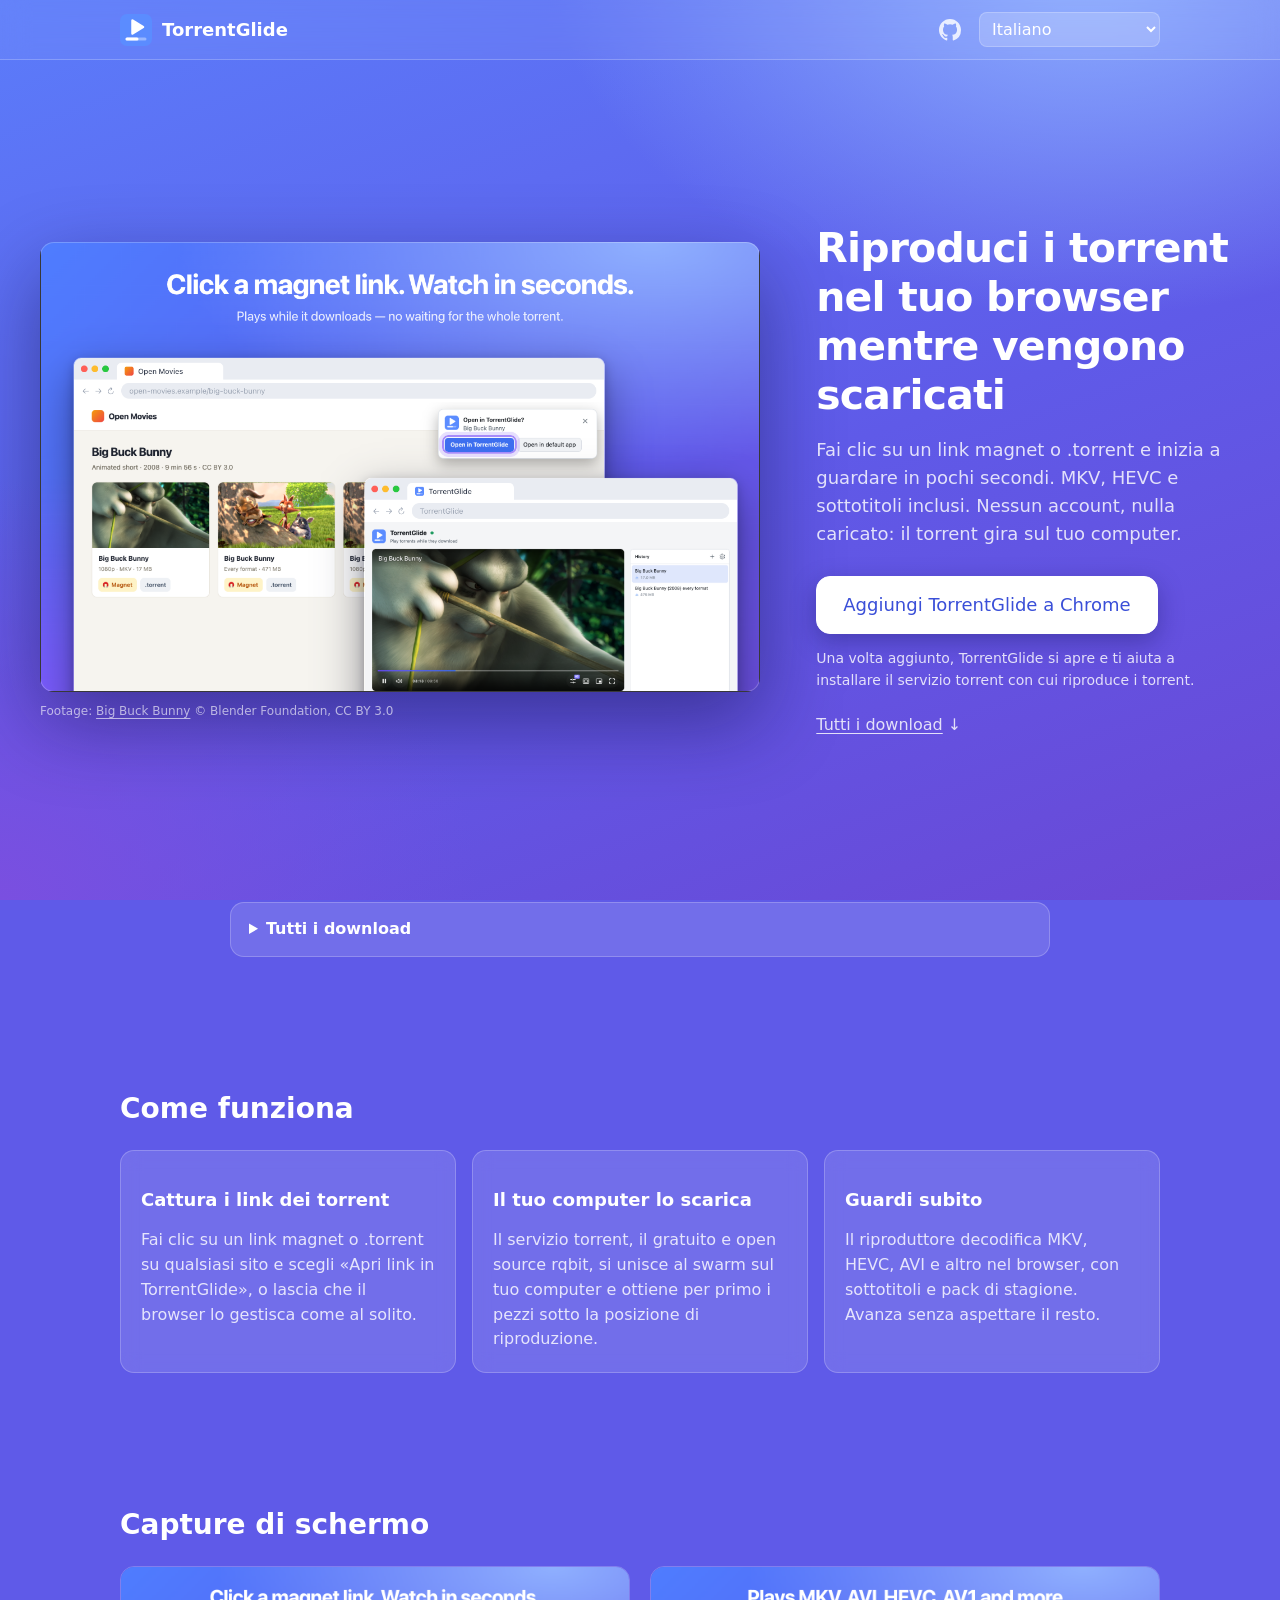
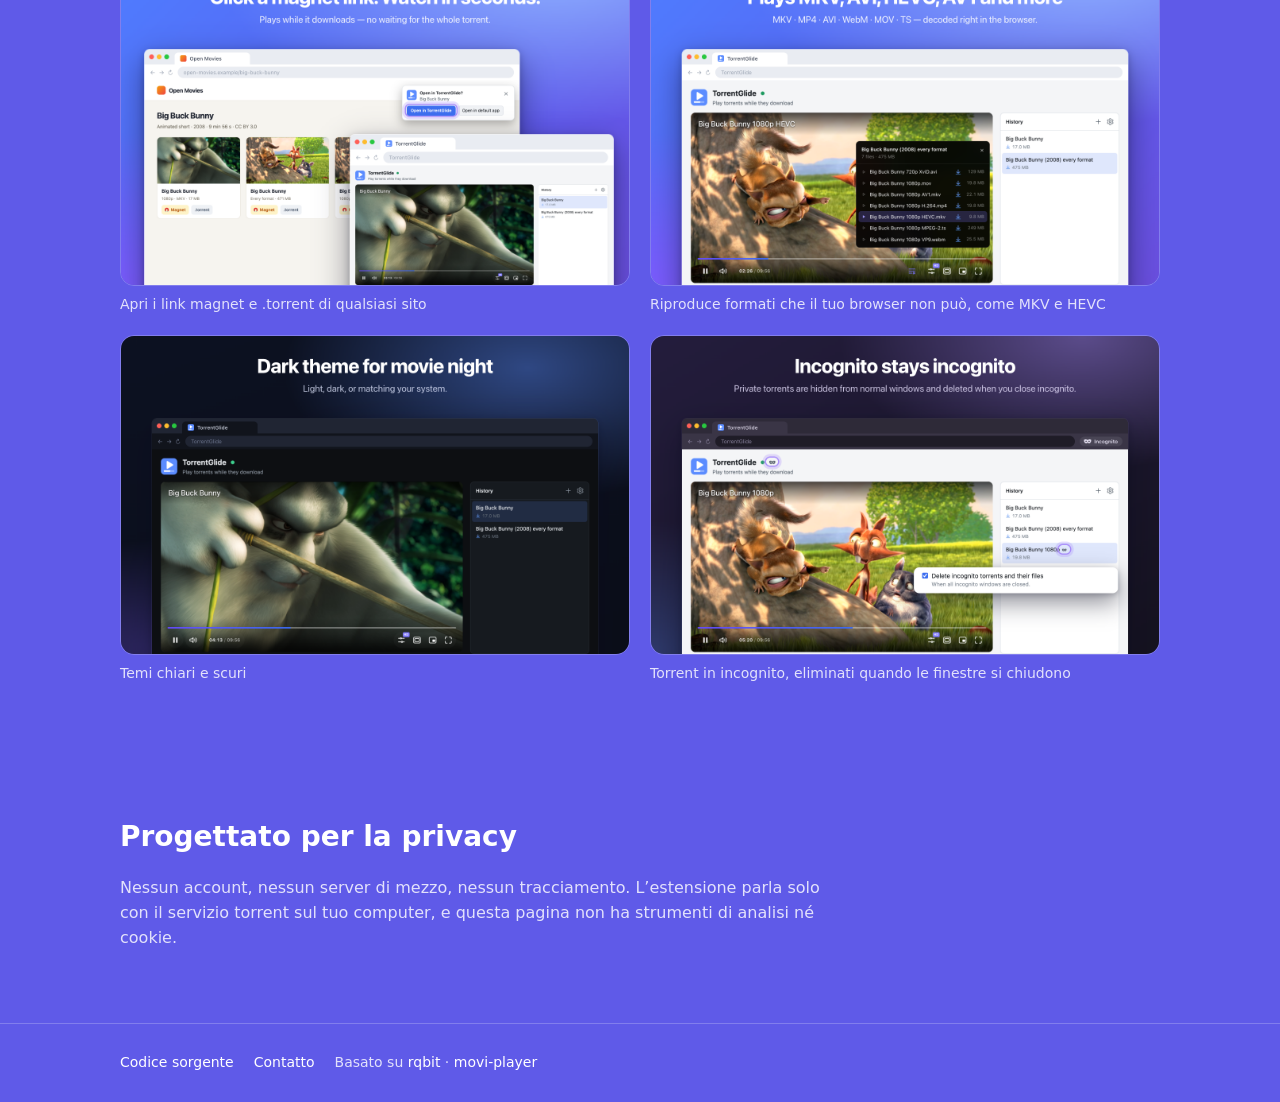
<file: it/index.html>
<!doctype html>
<html lang="it">
  <head>
    <meta charset="utf-8">
    <meta name="viewport" content="width=device-width, initial-scale=1">
    <title data-i18n="meta.title">TorrentGlide: riproduci i torrent nel tuo browser mentre vengono scaricati</title>
    <meta name="description" content="Una estensione gratuita per browser per Chrome, Edge, Brave e Firefox che apre i link magnet e .torrent in un riproduttore e riproduce il video mentre viene scaricato.">
    <meta property="og:title" content="TorrentGlide: riproduci i torrent nel tuo browser mentre vengono scaricati">
    <meta property="og:description" content="Una estensione gratuita per browser per Chrome, Edge, Brave e Firefox che apre i link magnet e .torrent in un riproduttore e riproduce il video mentre viene scaricato.">
    <meta property="og:type" content="website">
    <meta property="og:url" content="https://torrentglide.github.io/it/">
    <meta property="og:image" content="https://torrentglide.github.io/og.png">
    <meta name="color-scheme" content="dark light">
    <link rel="icon" href="../icon.svg" type="image/svg+xml">
    <link rel="stylesheet" href="../style.css">
    <script type="module" src="../app.js"></script>
    <link rel="canonical" href="https://torrentglide.github.io/it/">
    <link rel="alternate" hreflang="en" href="https://torrentglide.github.io/">
    <link rel="alternate" hreflang="de" href="https://torrentglide.github.io/de/">
    <link rel="alternate" hreflang="es" href="https://torrentglide.github.io/es/">
    <link rel="alternate" hreflang="fr" href="https://torrentglide.github.io/fr/">
    <link rel="alternate" hreflang="it" href="https://torrentglide.github.io/it/">
    <link rel="alternate" hreflang="pt-BR" href="https://torrentglide.github.io/pt-br/">
    <link rel="alternate" hreflang="pl" href="https://torrentglide.github.io/pl/">
    <link rel="alternate" hreflang="tr" href="https://torrentglide.github.io/tr/">
    <link rel="alternate" hreflang="ru" href="https://torrentglide.github.io/ru/">
    <link rel="alternate" hreflang="uk" href="https://torrentglide.github.io/uk/">
    <link rel="alternate" hreflang="ja" href="https://torrentglide.github.io/ja/">
    <link rel="alternate" hreflang="zh-CN" href="https://torrentglide.github.io/zh-cn/">
    <link rel="alternate" hreflang="x-default" href="https://torrentglide.github.io/">
  </head>
  <body>
    <header class="top">
      <div class="wrap top-inner">
        <a class="brand" href="#"><img src="../icon.svg" alt="" width="32" height="32"> TorrentGlide</a>
        <nav>
          <a class="icon-link" href="https://github.com/trszdev/torrentglide" aria-label="GitHub" title="GitHub"><svg viewBox="0 0 16 16" width="22" height="22" aria-hidden="true" fill="currentColor"><path d="M8 0C3.58 0 0 3.58 0 8c0 3.54 2.29 6.53 5.47 7.59.4.07.55-.17.55-.38 0-.19-.01-.82-.01-1.49-2.01.37-2.53-.49-2.69-.94-.09-.23-.48-.94-.82-1.13-.28-.15-.68-.52-.01-.53.63-.01 1.08.58 1.23.82.72 1.21 1.87.87 2.33.66.07-.52.28-.87.51-1.07-1.78-.2-3.64-.89-3.64-3.95 0-.87.31-1.59.82-2.15-.08-.2-.36-1.02.08-2.12 0 0 .67-.21 2.2.82a7.6 7.6 0 0 1 4 0c1.53-1.04 2.2-.82 2.2-.82.44 1.1.16 1.92.08 2.12.51.56.82 1.27.82 2.15 0 3.07-1.87 3.75-3.65 3.95.29.25.54.73.54 1.48 0 1.07-.01 1.93-.01 2.2 0 .21.15.46.55.38A8.01 8.01 0 0 0 16 8c0-4.42-3.58-8-8-8z"/></svg></a>
          <select id="language" data-i18n-label="nav.language" aria-label="Lingua"></select>
        </nav>
      </div>
    </header>
    <main>
      <section class="hero">
        <div class="wrap hero-grid">
          <figure class="demo"><div class="demo-frame"><video src="../demo.mp4" autoplay muted loop playsinline preload="auto" data-i18n-label="hero.video" aria-label="TorrentGlide che apre un link magnet e lo riproduce mentre viene scaricato"></video></div><figcaption class="credit">Footage: <a href="https://peach.blender.org">Big Buck Bunny</a> © Blender Foundation, CC BY 3.0</figcaption></figure>
          <div class="hero-text" id="install">
            <h1 data-i18n="hero.title">Riproduci i torrent nel tuo browser mentre vengono scaricati</h1>
            <p class="lead" data-i18n="hero.subtitle">Fai clic su un link magnet o .torrent e inizia a guardare in pochi secondi. MKV, HEVC e sottotitoli inclusi. Nessun account, nulla caricato: il torrent gira sul tuo computer.</p>
            <div id="install-flow"></div>
            <noscript><p><a href="https://chromewebstore.google.com/detail/torrentglide/ankgbfpkdlajgojmgijifehjbkfekhpb">Chrome Web Store</a> · <a href="https://addons.mozilla.org/firefox/addon/torrentglide/">Firefox Add-ons</a></p></noscript>
            <p class="more"><a id="all-link" href="#all-downloads" data-i18n="install.all">Tutti i download</a> ↓</p>
          </div>
        </div>
      </section>
      <section class="install">
        <div class="wrap">
          <details id="all-downloads"><summary data-i18n="install.all">Tutti i download</summary><div id="all-downloads-body"></div></details>
        </div>
      </section>
      <section id="how" class="how">
        <div class="wrap">
          <h2 data-i18n="how.title">Come funziona</h2>
          <ol class="cards">
            <li><h3 data-i18n="how.catchTitle">Cattura i link dei torrent</h3><p data-i18n="how.catchText">Fai clic su un link magnet o .torrent su qualsiasi sito e scegli «Apri link in TorrentGlide», o lascia che il browser lo gestisca come al solito.</p></li>
            <li><h3 data-i18n="how.downloadTitle">Il tuo computer lo scarica</h3><p data-i18n="how.downloadText">Il servizio torrent, il gratuito e open source rqbit, si unisce al swarm sul tuo computer e ottiene per primo i pezzi sotto la posizione di riproduzione.</p></li>
            <li><h3 data-i18n="how.playTitle">Guardi subito</h3><p data-i18n="how.playText">Il riproduttore decodifica MKV, HEVC, AVI e altro nel browser, con sottotitoli e pack di stagione. Avanza senza aspettare il resto.</p></li>
          </ol>
        </div>
      </section>
      <section class="shots">
        <div class="wrap">
          <h2 data-i18n="shots.title">Capture di schermo</h2>
          <div class="shots-grid">
            <figure><img src="../screenshots/1-magnet-links.png" data-i18n-alt="shots.magnet" alt="Apri i link magnet e .torrent di qualsiasi sito" loading="lazy" width="1280" height="800"><figcaption data-i18n="shots.magnet">Apri i link magnet e .torrent di qualsiasi sito</figcaption></figure>
            <figure><img src="../screenshots/2-every-format.png" data-i18n-alt="shots.formats" alt="Riproduce formati che il tuo browser non può, come MKV e HEVC" loading="lazy" width="1280" height="800"><figcaption data-i18n="shots.formats">Riproduce formati che il tuo browser non può, come MKV e HEVC</figcaption></figure>
            <figure><img src="../screenshots/3-dark-theme.png" data-i18n-alt="shots.dark" alt="Temi chiari e scuri" loading="lazy" width="1280" height="800"><figcaption data-i18n="shots.dark">Temi chiari e scuri</figcaption></figure>
            <figure><img src="../screenshots/4-incognito.png" data-i18n-alt="shots.incognito" alt="Torrent in incognito, eliminati quando le finestre si chiudono" loading="lazy" width="1280" height="800"><figcaption data-i18n="shots.incognito">Torrent in incognito, eliminati quando le finestre si chiudono</figcaption></figure>
          </div>
        </div>
      </section>
      <section class="privacy">
        <div class="wrap">
          <h2 data-i18n="privacy.title">Progettato per la privacy</h2>
          <p data-i18n="privacy.text">Nessun account, nessun server di mezzo, nessun tracciamento. L’estensione parla solo con il servizio torrent sul tuo computer, e questa pagina non ha strumenti di analisi né cookie.</p>
        </div>
      </section>
    </main>
    <footer>
      <div class="wrap footer-inner">
        <a href="https://github.com/trszdev/torrentglide" data-i18n="footer.source">Codice sorgente</a>
        <a href="mailto:torrent.glide@mailservice.com.de" data-i18n="footer.contact">Contatto</a>
        <span><span data-i18n="footer.builtOn">Basato su</span> <a href="https://github.com/ikatson/rqbit">rqbit</a> · <a href="https://moviplayer.com">movi-player</a></span>
      </div>
    </footer>
  </body>
</html>
</file>
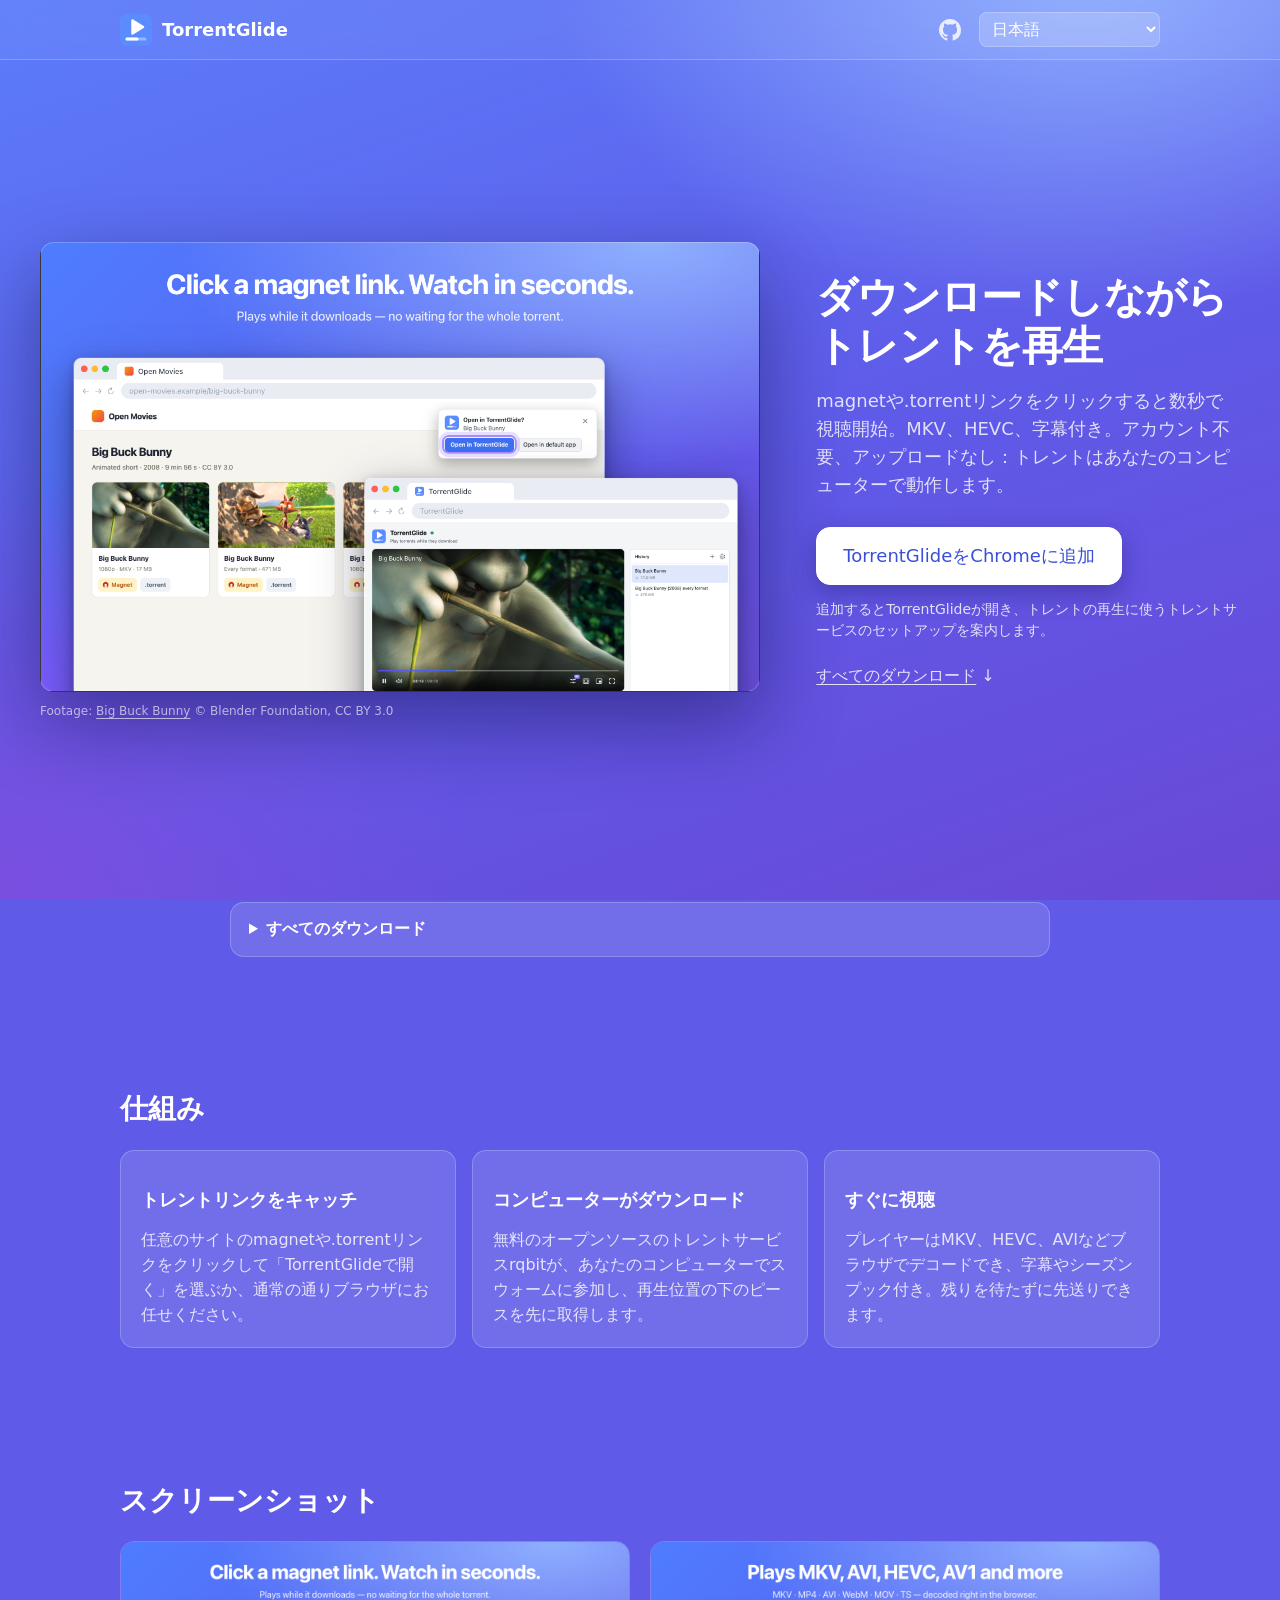
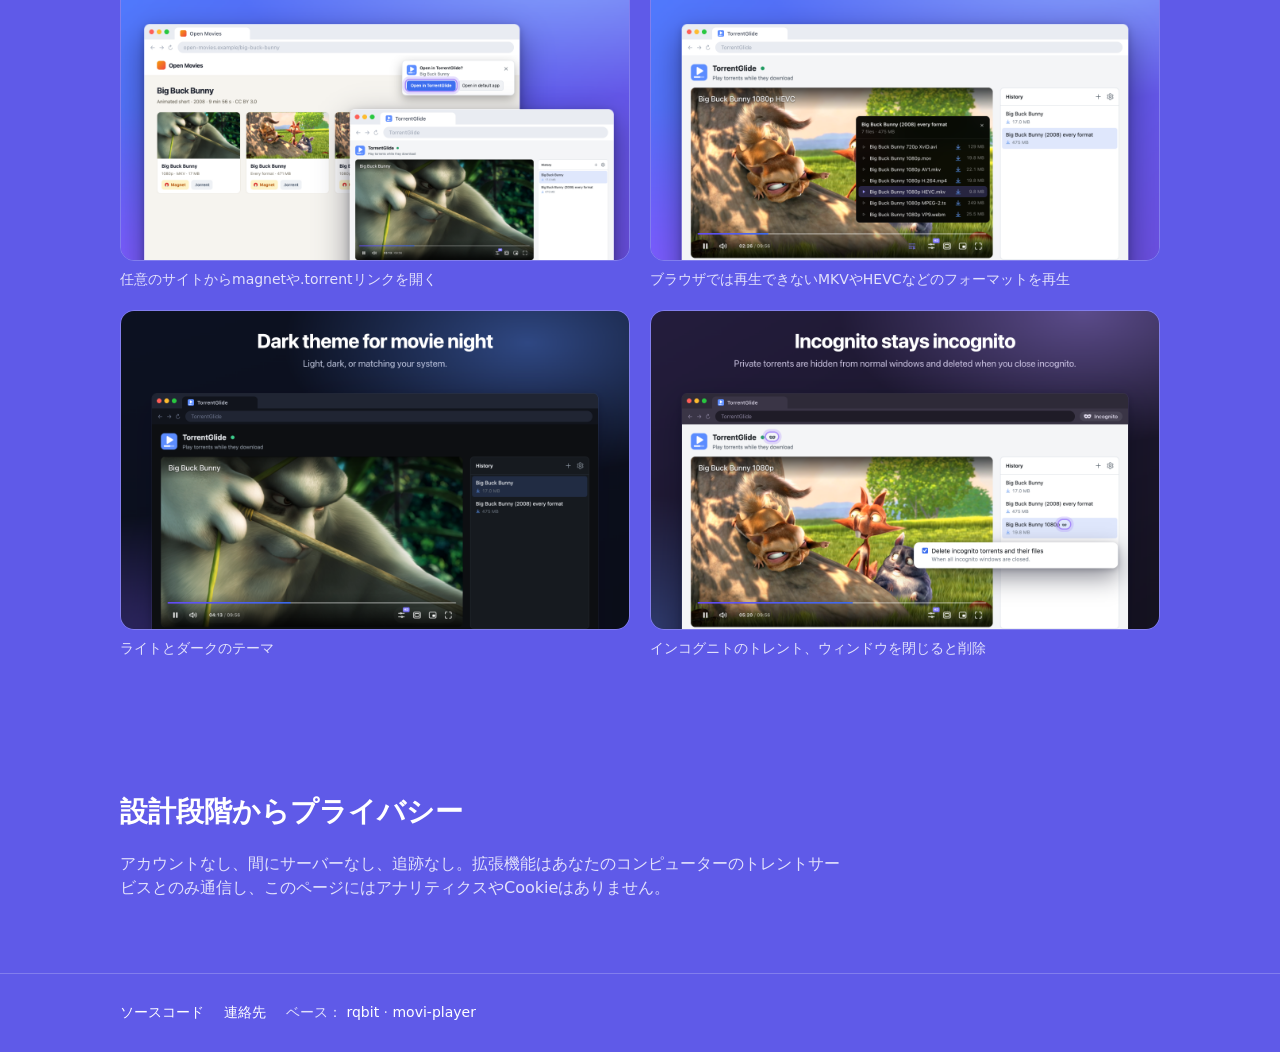
<file: ja/index.html>
<!doctype html>
<html lang="ja">
  <head>
    <meta charset="utf-8">
    <meta name="viewport" content="width=device-width, initial-scale=1">
    <title data-i18n="meta.title">TorrentGlide: ダウンロードしながらトレントを再生</title>
    <meta name="description" content="Chrome、Edge、Brave、Firefox用の無料ブラウザ拡張機能で、magnetや.torrentリンクをプレイヤーで開き、ダウンロードしながら動画を再生します。">
    <meta property="og:title" content="TorrentGlide: ダウンロードしながらトレントを再生">
    <meta property="og:description" content="Chrome、Edge、Brave、Firefox用の無料ブラウザ拡張機能で、magnetや.torrentリンクをプレイヤーで開き、ダウンロードしながら動画を再生します。">
    <meta property="og:type" content="website">
    <meta property="og:url" content="https://torrentglide.github.io/ja/">
    <meta property="og:image" content="https://torrentglide.github.io/og.png">
    <meta name="color-scheme" content="dark light">
    <link rel="icon" href="../icon.svg" type="image/svg+xml">
    <link rel="stylesheet" href="../style.css">
    <script type="module" src="../app.js"></script>
    <link rel="canonical" href="https://torrentglide.github.io/ja/">
    <link rel="alternate" hreflang="en" href="https://torrentglide.github.io/">
    <link rel="alternate" hreflang="de" href="https://torrentglide.github.io/de/">
    <link rel="alternate" hreflang="es" href="https://torrentglide.github.io/es/">
    <link rel="alternate" hreflang="fr" href="https://torrentglide.github.io/fr/">
    <link rel="alternate" hreflang="it" href="https://torrentglide.github.io/it/">
    <link rel="alternate" hreflang="pt-BR" href="https://torrentglide.github.io/pt-br/">
    <link rel="alternate" hreflang="pl" href="https://torrentglide.github.io/pl/">
    <link rel="alternate" hreflang="tr" href="https://torrentglide.github.io/tr/">
    <link rel="alternate" hreflang="ru" href="https://torrentglide.github.io/ru/">
    <link rel="alternate" hreflang="uk" href="https://torrentglide.github.io/uk/">
    <link rel="alternate" hreflang="ja" href="https://torrentglide.github.io/ja/">
    <link rel="alternate" hreflang="zh-CN" href="https://torrentglide.github.io/zh-cn/">
    <link rel="alternate" hreflang="x-default" href="https://torrentglide.github.io/">
  </head>
  <body>
    <header class="top">
      <div class="wrap top-inner">
        <a class="brand" href="#"><img src="../icon.svg" alt="" width="32" height="32"> TorrentGlide</a>
        <nav>
          <a class="icon-link" href="https://github.com/trszdev/torrentglide" aria-label="GitHub" title="GitHub"><svg viewBox="0 0 16 16" width="22" height="22" aria-hidden="true" fill="currentColor"><path d="M8 0C3.58 0 0 3.58 0 8c0 3.54 2.29 6.53 5.47 7.59.4.07.55-.17.55-.38 0-.19-.01-.82-.01-1.49-2.01.37-2.53-.49-2.69-.94-.09-.23-.48-.94-.82-1.13-.28-.15-.68-.52-.01-.53.63-.01 1.08.58 1.23.82.72 1.21 1.87.87 2.33.66.07-.52.28-.87.51-1.07-1.78-.2-3.64-.89-3.64-3.95 0-.87.31-1.59.82-2.15-.08-.2-.36-1.02.08-2.12 0 0 .67-.21 2.2.82a7.6 7.6 0 0 1 4 0c1.53-1.04 2.2-.82 2.2-.82.44 1.1.16 1.92.08 2.12.51.56.82 1.27.82 2.15 0 3.07-1.87 3.75-3.65 3.95.29.25.54.73.54 1.48 0 1.07-.01 1.93-.01 2.2 0 .21.15.46.55.38A8.01 8.01 0 0 0 16 8c0-4.42-3.58-8-8-8z"/></svg></a>
          <select id="language" data-i18n-label="nav.language" aria-label="言語"></select>
        </nav>
      </div>
    </header>
    <main>
      <section class="hero">
        <div class="wrap hero-grid">
          <figure class="demo"><div class="demo-frame"><video src="../demo.mp4" autoplay muted loop playsinline preload="auto" data-i18n-label="hero.video" aria-label="TorrentGlideがmagnetリンクを開き、ダウンロードしながら再生しているところ"></video></div><figcaption class="credit">Footage: <a href="https://peach.blender.org">Big Buck Bunny</a> © Blender Foundation, CC BY 3.0</figcaption></figure>
          <div class="hero-text" id="install">
            <h1 data-i18n="hero.title">ダウンロードしながらトレントを再生</h1>
            <p class="lead" data-i18n="hero.subtitle">magnetや.torrentリンクをクリックすると数秒で視聴開始。MKV、HEVC、字幕付き。アカウント不要、アップロードなし：トレントはあなたのコンピューターで動作します。</p>
            <div id="install-flow"></div>
            <noscript><p><a href="https://chromewebstore.google.com/detail/torrentglide/ankgbfpkdlajgojmgijifehjbkfekhpb">Chrome Web Store</a> · <a href="https://addons.mozilla.org/firefox/addon/torrentglide/">Firefox Add-ons</a></p></noscript>
            <p class="more"><a id="all-link" href="#all-downloads" data-i18n="install.all">すべてのダウンロード</a> ↓</p>
          </div>
        </div>
      </section>
      <section class="install">
        <div class="wrap">
          <details id="all-downloads"><summary data-i18n="install.all">すべてのダウンロード</summary><div id="all-downloads-body"></div></details>
        </div>
      </section>
      <section id="how" class="how">
        <div class="wrap">
          <h2 data-i18n="how.title">仕組み</h2>
          <ol class="cards">
            <li><h3 data-i18n="how.catchTitle">トレントリンクをキャッチ</h3><p data-i18n="how.catchText">任意のサイトのmagnetや.torrentリンクをクリックして「TorrentGlideで開く」を選ぶか、通常の通りブラウザにお任せください。</p></li>
            <li><h3 data-i18n="how.downloadTitle">コンピューターがダウンロード</h3><p data-i18n="how.downloadText">無料のオープンソースのトレントサービスrqbitが、あなたのコンピューターでスウォームに参加し、再生位置の下のピースを先に取得します。</p></li>
            <li><h3 data-i18n="how.playTitle">すぐに視聴</h3><p data-i18n="how.playText">プレイヤーはMKV、HEVC、AVIなどブラウザでデコードでき、字幕やシーズンプック付き。残りを待たずに先送りできます。</p></li>
          </ol>
        </div>
      </section>
      <section class="shots">
        <div class="wrap">
          <h2 data-i18n="shots.title">スクリーンショット</h2>
          <div class="shots-grid">
            <figure><img src="../screenshots/1-magnet-links.png" data-i18n-alt="shots.magnet" alt="任意のサイトからmagnetや.torrentリンクを開く" loading="lazy" width="1280" height="800"><figcaption data-i18n="shots.magnet">任意のサイトからmagnetや.torrentリンクを開く</figcaption></figure>
            <figure><img src="../screenshots/2-every-format.png" data-i18n-alt="shots.formats" alt="ブラウザでは再生できないMKVやHEVCなどのフォーマットを再生" loading="lazy" width="1280" height="800"><figcaption data-i18n="shots.formats">ブラウザでは再生できないMKVやHEVCなどのフォーマットを再生</figcaption></figure>
            <figure><img src="../screenshots/3-dark-theme.png" data-i18n-alt="shots.dark" alt="ライトとダークのテーマ" loading="lazy" width="1280" height="800"><figcaption data-i18n="shots.dark">ライトとダークのテーマ</figcaption></figure>
            <figure><img src="../screenshots/4-incognito.png" data-i18n-alt="shots.incognito" alt="インコグニトのトレント、ウィンドウを閉じると削除" loading="lazy" width="1280" height="800"><figcaption data-i18n="shots.incognito">インコグニトのトレント、ウィンドウを閉じると削除</figcaption></figure>
          </div>
        </div>
      </section>
      <section class="privacy">
        <div class="wrap">
          <h2 data-i18n="privacy.title">設計段階からプライバシー</h2>
          <p data-i18n="privacy.text">アカウントなし、間にサーバーなし、追跡なし。拡張機能はあなたのコンピューターのトレントサービスとのみ通信し、このページにはアナリティクスやCookieはありません。</p>
        </div>
      </section>
    </main>
    <footer>
      <div class="wrap footer-inner">
        <a href="https://github.com/trszdev/torrentglide" data-i18n="footer.source">ソースコード</a>
        <a href="mailto:torrent.glide@mailservice.com.de" data-i18n="footer.contact">連絡先</a>
        <span><span data-i18n="footer.builtOn">ベース：</span> <a href="https://github.com/ikatson/rqbit">rqbit</a> · <a href="https://moviplayer.com">movi-player</a></span>
      </div>
    </footer>
  </body>
</html>
</file>
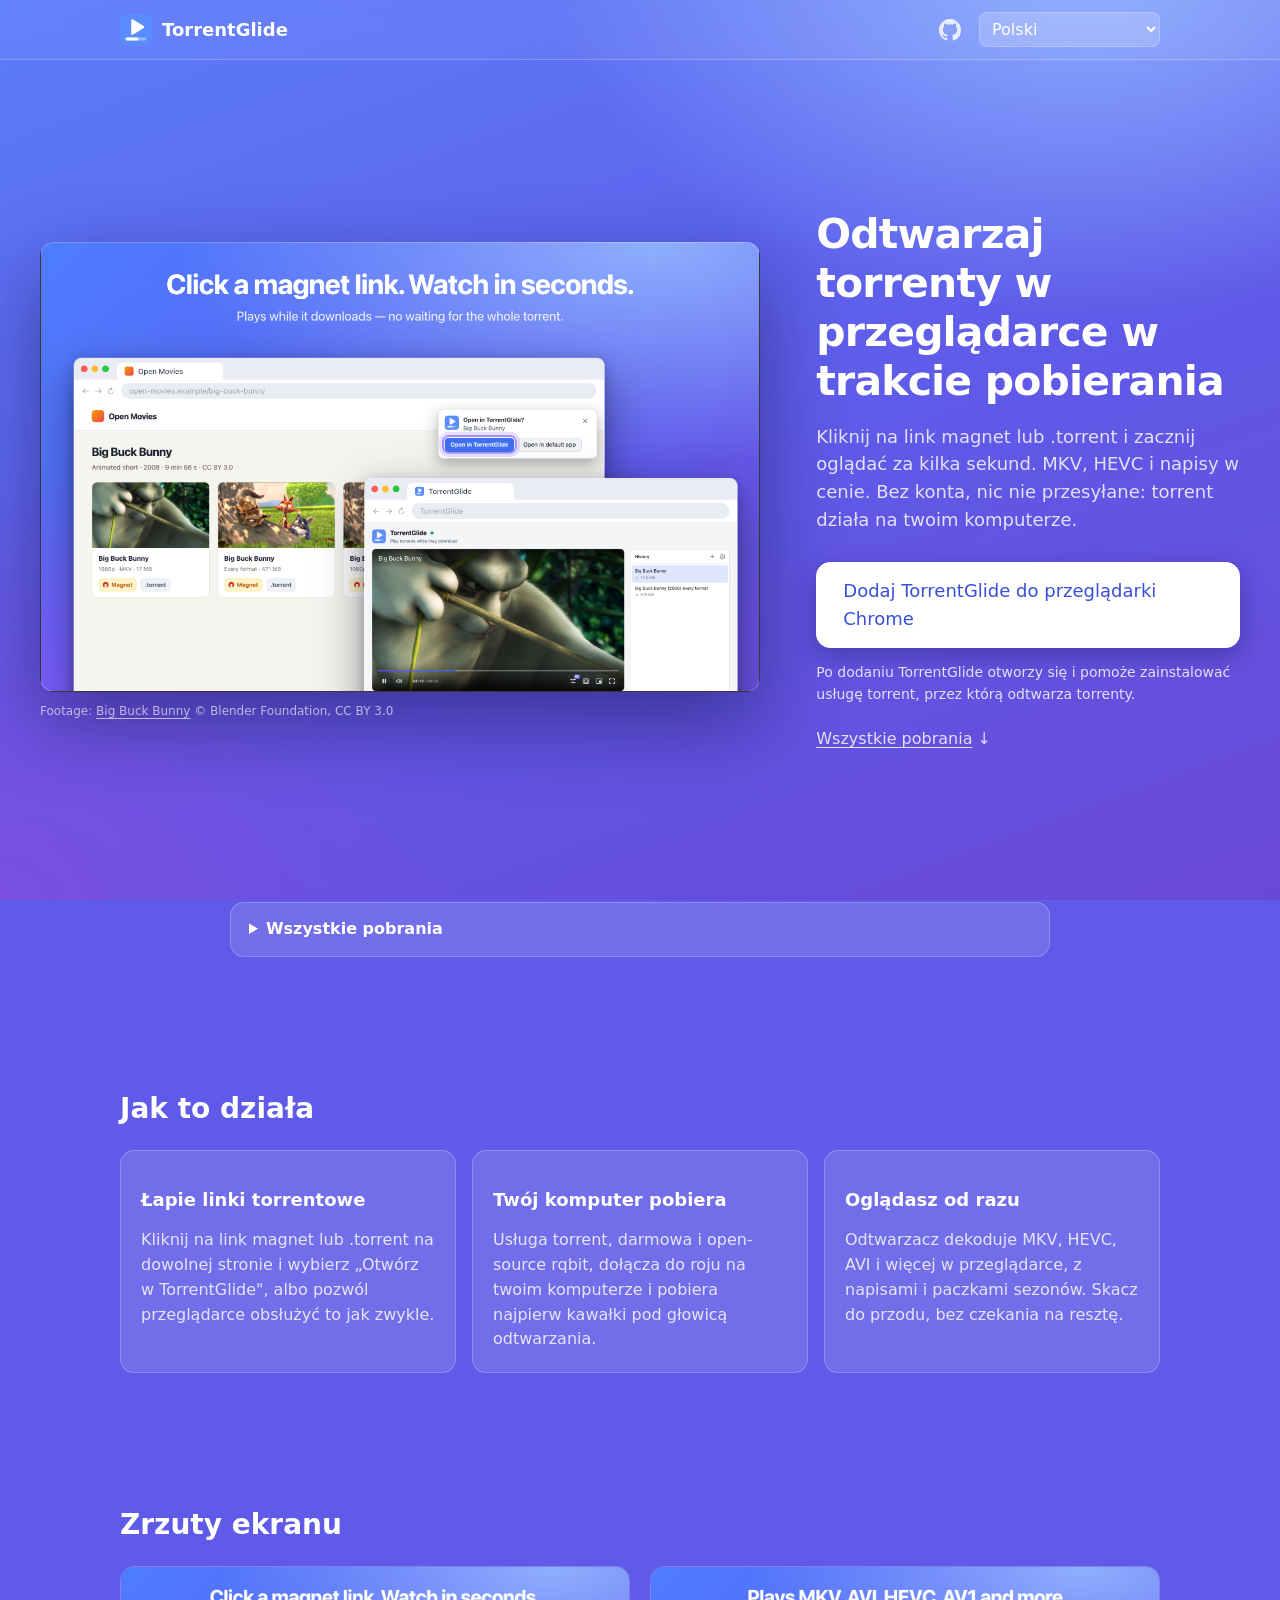
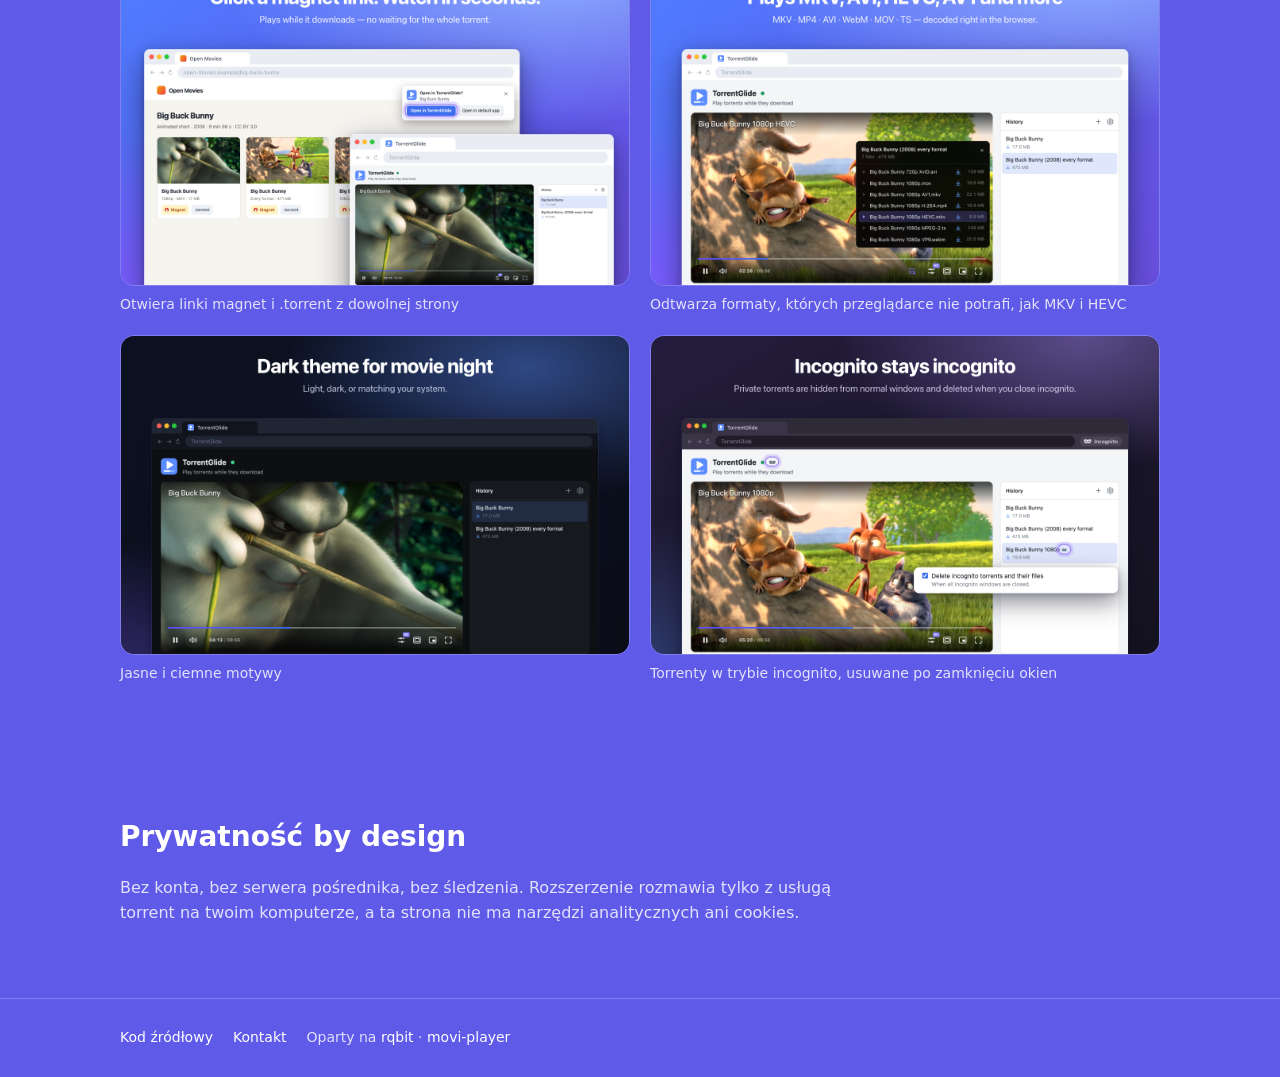
<file: pl/index.html>
<!doctype html>
<html lang="pl">
  <head>
    <meta charset="utf-8">
    <meta name="viewport" content="width=device-width, initial-scale=1">
    <title data-i18n="meta.title">TorrentGlide: odtwarzaj torrenty w przeglądarce w trakcie pobierania</title>
    <meta name="description" content="Darmowe rozszerzenie do przeglądarce dla Chrome, Edge, Brave i Firefox, które otwiera linki magnet i .torrent w odtwarzaczu i odtwarza wideo w trakcie pobierania.">
    <meta property="og:title" content="TorrentGlide: odtwarzaj torrenty w przeglądarce w trakcie pobierania">
    <meta property="og:description" content="Darmowe rozszerzenie do przeglądarce dla Chrome, Edge, Brave i Firefox, które otwiera linki magnet i .torrent w odtwarzaczu i odtwarza wideo w trakcie pobierania.">
    <meta property="og:type" content="website">
    <meta property="og:url" content="https://torrentglide.github.io/pl/">
    <meta property="og:image" content="https://torrentglide.github.io/og.png">
    <meta name="color-scheme" content="dark light">
    <link rel="icon" href="../icon.svg" type="image/svg+xml">
    <link rel="stylesheet" href="../style.css">
    <script type="module" src="../app.js"></script>
    <link rel="canonical" href="https://torrentglide.github.io/pl/">
    <link rel="alternate" hreflang="en" href="https://torrentglide.github.io/">
    <link rel="alternate" hreflang="de" href="https://torrentglide.github.io/de/">
    <link rel="alternate" hreflang="es" href="https://torrentglide.github.io/es/">
    <link rel="alternate" hreflang="fr" href="https://torrentglide.github.io/fr/">
    <link rel="alternate" hreflang="it" href="https://torrentglide.github.io/it/">
    <link rel="alternate" hreflang="pt-BR" href="https://torrentglide.github.io/pt-br/">
    <link rel="alternate" hreflang="pl" href="https://torrentglide.github.io/pl/">
    <link rel="alternate" hreflang="tr" href="https://torrentglide.github.io/tr/">
    <link rel="alternate" hreflang="ru" href="https://torrentglide.github.io/ru/">
    <link rel="alternate" hreflang="uk" href="https://torrentglide.github.io/uk/">
    <link rel="alternate" hreflang="ja" href="https://torrentglide.github.io/ja/">
    <link rel="alternate" hreflang="zh-CN" href="https://torrentglide.github.io/zh-cn/">
    <link rel="alternate" hreflang="x-default" href="https://torrentglide.github.io/">
  </head>
  <body>
    <header class="top">
      <div class="wrap top-inner">
        <a class="brand" href="#"><img src="../icon.svg" alt="" width="32" height="32"> TorrentGlide</a>
        <nav>
          <a class="icon-link" href="https://github.com/trszdev/torrentglide" aria-label="GitHub" title="GitHub"><svg viewBox="0 0 16 16" width="22" height="22" aria-hidden="true" fill="currentColor"><path d="M8 0C3.58 0 0 3.58 0 8c0 3.54 2.29 6.53 5.47 7.59.4.07.55-.17.55-.38 0-.19-.01-.82-.01-1.49-2.01.37-2.53-.49-2.69-.94-.09-.23-.48-.94-.82-1.13-.28-.15-.68-.52-.01-.53.63-.01 1.08.58 1.23.82.72 1.21 1.87.87 2.33.66.07-.52.28-.87.51-1.07-1.78-.2-3.64-.89-3.64-3.95 0-.87.31-1.59.82-2.15-.08-.2-.36-1.02.08-2.12 0 0 .67-.21 2.2.82a7.6 7.6 0 0 1 4 0c1.53-1.04 2.2-.82 2.2-.82.44 1.1.16 1.92.08 2.12.51.56.82 1.27.82 2.15 0 3.07-1.87 3.75-3.65 3.95.29.25.54.73.54 1.48 0 1.07-.01 1.93-.01 2.2 0 .21.15.46.55.38A8.01 8.01 0 0 0 16 8c0-4.42-3.58-8-8-8z"/></svg></a>
          <select id="language" data-i18n-label="nav.language" aria-label="Język"></select>
        </nav>
      </div>
    </header>
    <main>
      <section class="hero">
        <div class="wrap hero-grid">
          <figure class="demo"><div class="demo-frame"><video src="../demo.mp4" autoplay muted loop playsinline preload="auto" data-i18n-label="hero.video" aria-label="TorrentGlide otwierający link magnet i odtwarzający go w trakcie pobierania"></video></div><figcaption class="credit">Footage: <a href="https://peach.blender.org">Big Buck Bunny</a> © Blender Foundation, CC BY 3.0</figcaption></figure>
          <div class="hero-text" id="install">
            <h1 data-i18n="hero.title">Odtwarzaj torrenty w przeglądarce w trakcie pobierania</h1>
            <p class="lead" data-i18n="hero.subtitle">Kliknij na link magnet lub .torrent i zacznij oglądać za kilka sekund. MKV, HEVC i napisy w cenie. Bez konta, nic nie przesyłane: torrent działa na twoim komputerze.</p>
            <div id="install-flow"></div>
            <noscript><p><a href="https://chromewebstore.google.com/detail/torrentglide/ankgbfpkdlajgojmgijifehjbkfekhpb">Chrome Web Store</a> · <a href="https://addons.mozilla.org/firefox/addon/torrentglide/">Firefox Add-ons</a></p></noscript>
            <p class="more"><a id="all-link" href="#all-downloads" data-i18n="install.all">Wszystkie pobrania</a> ↓</p>
          </div>
        </div>
      </section>
      <section class="install">
        <div class="wrap">
          <details id="all-downloads"><summary data-i18n="install.all">Wszystkie pobrania</summary><div id="all-downloads-body"></div></details>
        </div>
      </section>
      <section id="how" class="how">
        <div class="wrap">
          <h2 data-i18n="how.title">Jak to działa</h2>
          <ol class="cards">
            <li><h3 data-i18n="how.catchTitle">Łapie linki torrentowe</h3><p data-i18n="how.catchText">Kliknij na link magnet lub .torrent na dowolnej stronie i wybierz „Otwórz w TorrentGlide", albo pozwól przeglądarce obsłużyć to jak zwykle.</p></li>
            <li><h3 data-i18n="how.downloadTitle">Twój komputer pobiera</h3><p data-i18n="how.downloadText">Usługa torrent, darmowa i open-source rqbit, dołącza do roju na twoim komputerze i pobiera najpierw kawałki pod głowicą odtwarzania.</p></li>
            <li><h3 data-i18n="how.playTitle">Oglądasz od razu</h3><p data-i18n="how.playText">Odtwarzacz dekoduje MKV, HEVC, AVI i więcej w przeglądarce, z napisami i paczkami sezonów. Skacz do przodu, bez czekania na resztę.</p></li>
          </ol>
        </div>
      </section>
      <section class="shots">
        <div class="wrap">
          <h2 data-i18n="shots.title">Zrzuty ekranu</h2>
          <div class="shots-grid">
            <figure><img src="../screenshots/1-magnet-links.png" data-i18n-alt="shots.magnet" alt="Otwiera linki magnet i .torrent z dowolnej strony" loading="lazy" width="1280" height="800"><figcaption data-i18n="shots.magnet">Otwiera linki magnet i .torrent z dowolnej strony</figcaption></figure>
            <figure><img src="../screenshots/2-every-format.png" data-i18n-alt="shots.formats" alt="Odtwarza formaty, których przeglądarce nie potrafi, jak MKV i HEVC" loading="lazy" width="1280" height="800"><figcaption data-i18n="shots.formats">Odtwarza formaty, których przeglądarce nie potrafi, jak MKV i HEVC</figcaption></figure>
            <figure><img src="../screenshots/3-dark-theme.png" data-i18n-alt="shots.dark" alt="Jasne i ciemne motywy" loading="lazy" width="1280" height="800"><figcaption data-i18n="shots.dark">Jasne i ciemne motywy</figcaption></figure>
            <figure><img src="../screenshots/4-incognito.png" data-i18n-alt="shots.incognito" alt="Torrenty w trybie incognito, usuwane po zamknięciu okien" loading="lazy" width="1280" height="800"><figcaption data-i18n="shots.incognito">Torrenty w trybie incognito, usuwane po zamknięciu okien</figcaption></figure>
          </div>
        </div>
      </section>
      <section class="privacy">
        <div class="wrap">
          <h2 data-i18n="privacy.title">Prywatność by design</h2>
          <p data-i18n="privacy.text">Bez konta, bez serwera pośrednika, bez śledzenia. Rozszerzenie rozmawia tylko z usługą torrent na twoim komputerze, a ta strona nie ma narzędzi analitycznych ani cookies.</p>
        </div>
      </section>
    </main>
    <footer>
      <div class="wrap footer-inner">
        <a href="https://github.com/trszdev/torrentglide" data-i18n="footer.source">Kod źródłowy</a>
        <a href="mailto:torrent.glide@mailservice.com.de" data-i18n="footer.contact">Kontakt</a>
        <span><span data-i18n="footer.builtOn">Oparty na</span> <a href="https://github.com/ikatson/rqbit">rqbit</a> · <a href="https://moviplayer.com">movi-player</a></span>
      </div>
    </footer>
  </body>
</html>
</file>
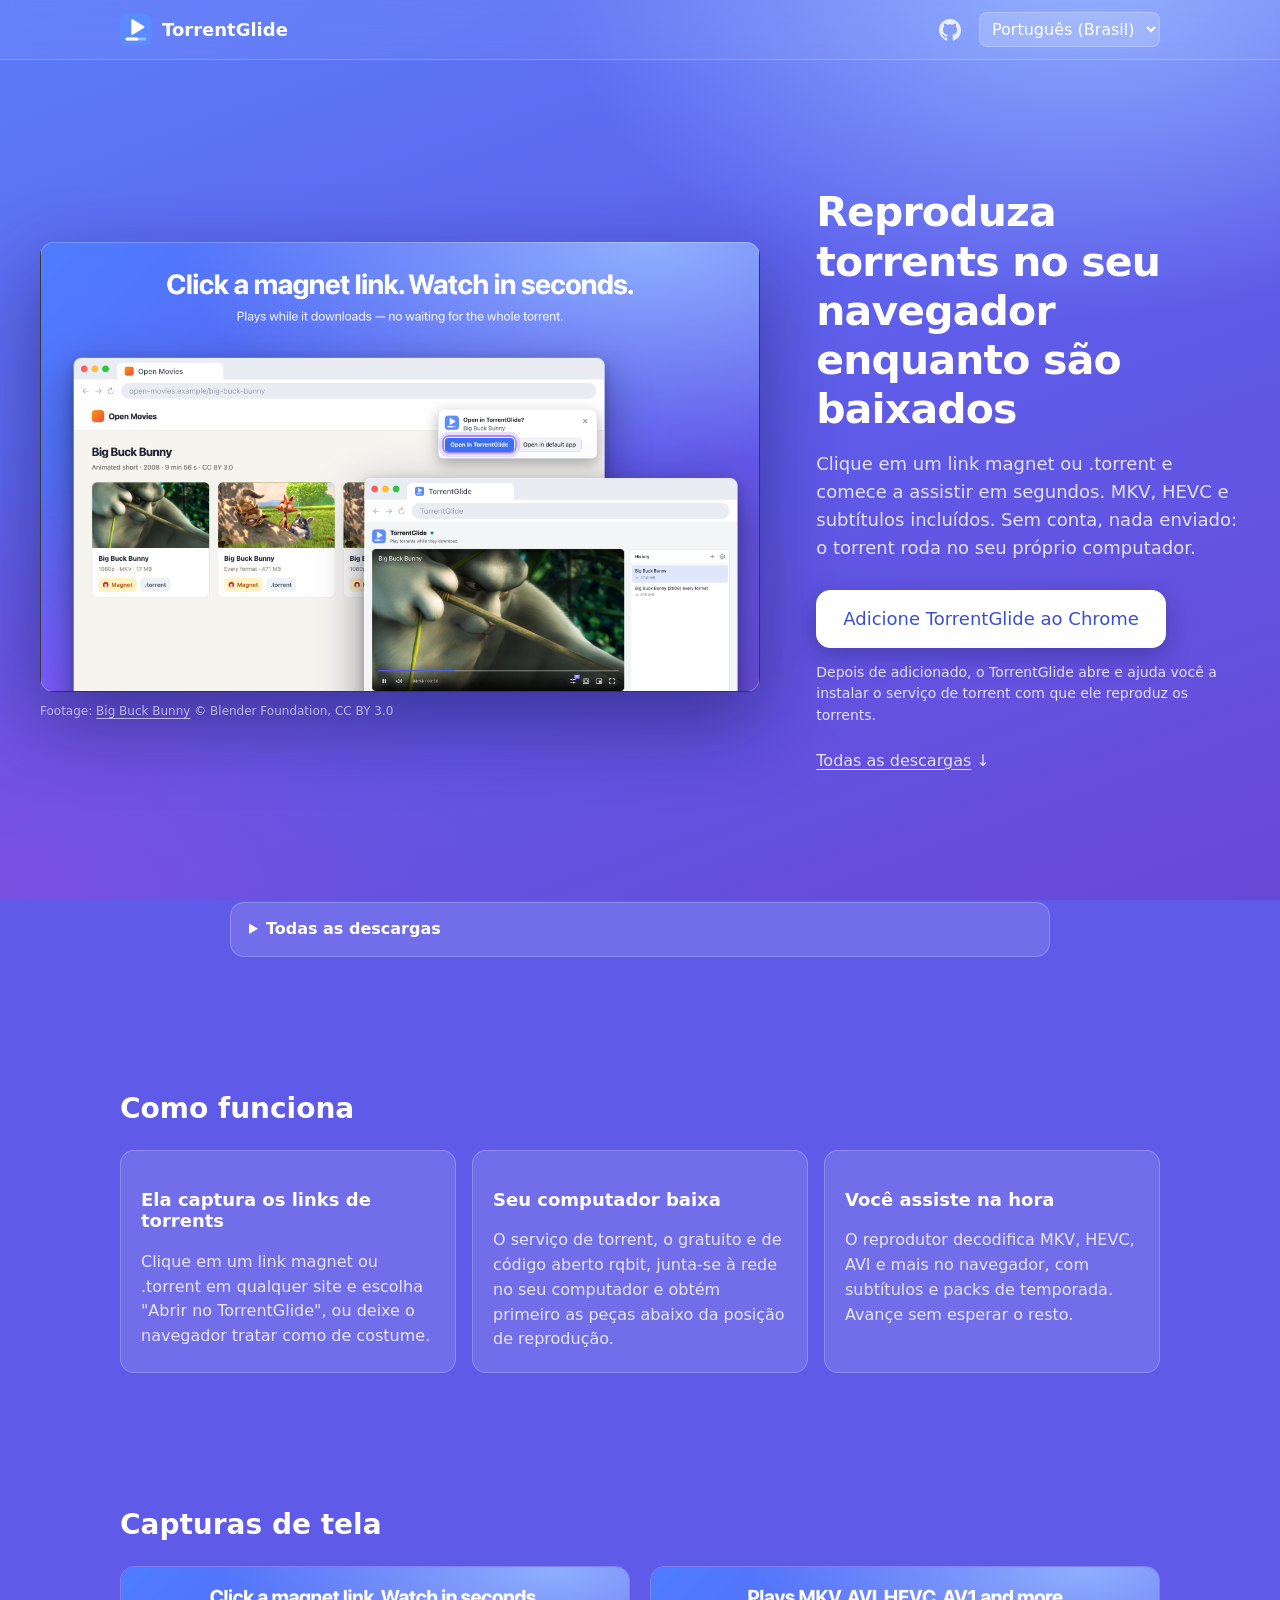
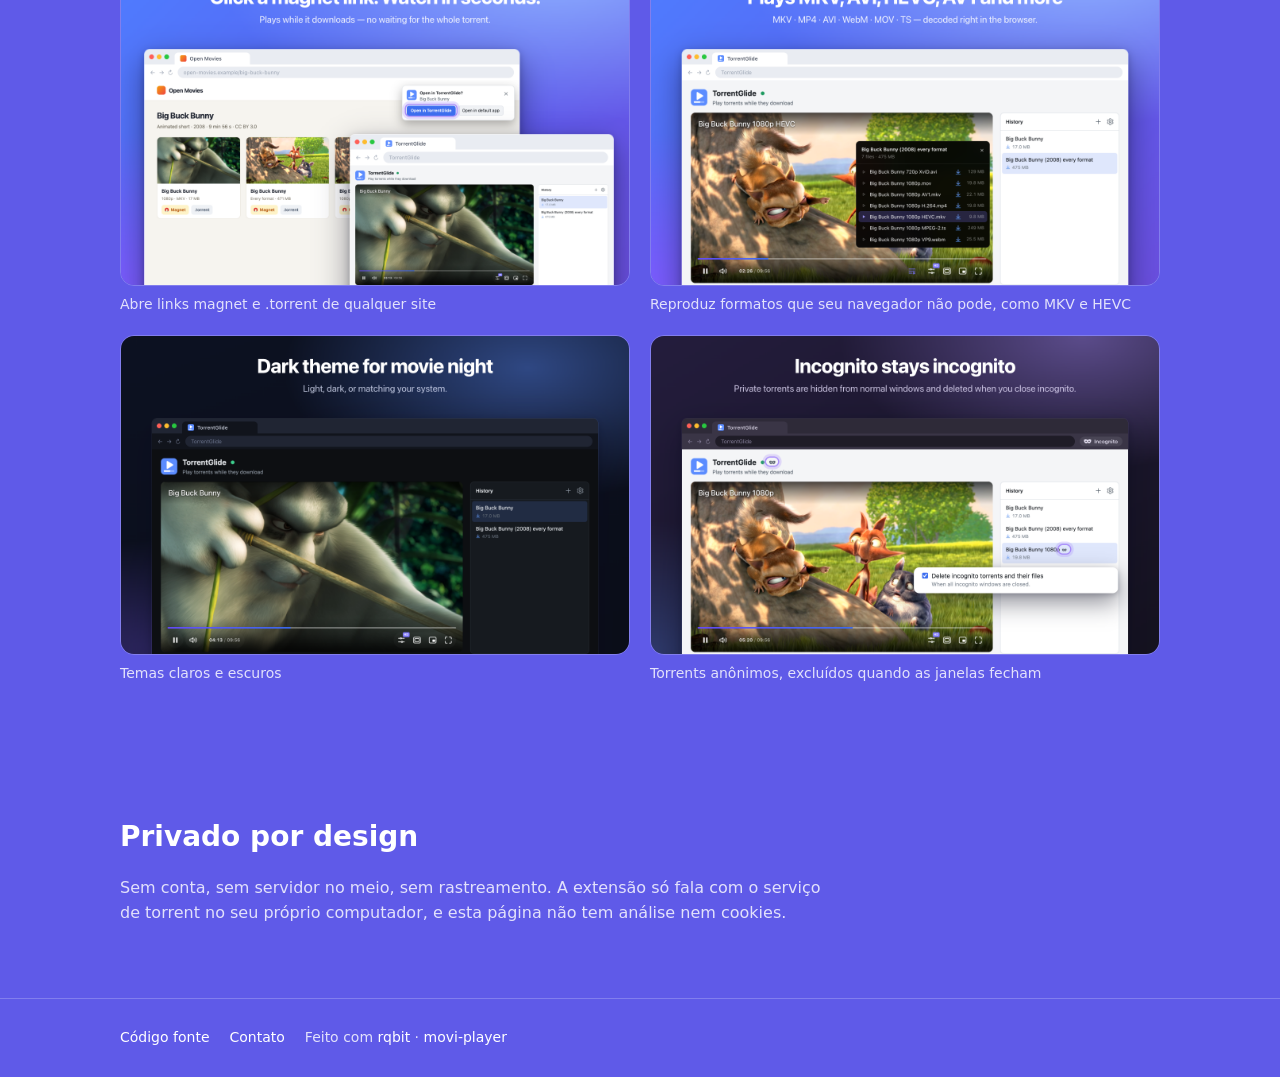
<file: pt-br/index.html>
<!doctype html>
<html lang="pt-BR">
  <head>
    <meta charset="utf-8">
    <meta name="viewport" content="width=device-width, initial-scale=1">
    <title data-i18n="meta.title">TorrentGlide: reproduza torrents no seu navegador enquanto são baixados</title>
    <meta name="description" content="Uma extensão gratuita para navegador, para Chrome, Edge, Brave e Firefox, que abre links magnet e .torrent em um reprodutor e reproduz o vídeo enquanto é baixado.">
    <meta property="og:title" content="TorrentGlide: reproduza torrents no seu navegador enquanto são baixados">
    <meta property="og:description" content="Uma extensão gratuita para navegador, para Chrome, Edge, Brave e Firefox, que abre links magnet e .torrent em um reprodutor e reproduz o vídeo enquanto é baixado.">
    <meta property="og:type" content="website">
    <meta property="og:url" content="https://torrentglide.github.io/pt-br/">
    <meta property="og:image" content="https://torrentglide.github.io/og.png">
    <meta name="color-scheme" content="dark light">
    <link rel="icon" href="../icon.svg" type="image/svg+xml">
    <link rel="stylesheet" href="../style.css">
    <script type="module" src="../app.js"></script>
    <link rel="canonical" href="https://torrentglide.github.io/pt-br/">
    <link rel="alternate" hreflang="en" href="https://torrentglide.github.io/">
    <link rel="alternate" hreflang="de" href="https://torrentglide.github.io/de/">
    <link rel="alternate" hreflang="es" href="https://torrentglide.github.io/es/">
    <link rel="alternate" hreflang="fr" href="https://torrentglide.github.io/fr/">
    <link rel="alternate" hreflang="it" href="https://torrentglide.github.io/it/">
    <link rel="alternate" hreflang="pt-BR" href="https://torrentglide.github.io/pt-br/">
    <link rel="alternate" hreflang="pl" href="https://torrentglide.github.io/pl/">
    <link rel="alternate" hreflang="tr" href="https://torrentglide.github.io/tr/">
    <link rel="alternate" hreflang="ru" href="https://torrentglide.github.io/ru/">
    <link rel="alternate" hreflang="uk" href="https://torrentglide.github.io/uk/">
    <link rel="alternate" hreflang="ja" href="https://torrentglide.github.io/ja/">
    <link rel="alternate" hreflang="zh-CN" href="https://torrentglide.github.io/zh-cn/">
    <link rel="alternate" hreflang="x-default" href="https://torrentglide.github.io/">
  </head>
  <body>
    <header class="top">
      <div class="wrap top-inner">
        <a class="brand" href="#"><img src="../icon.svg" alt="" width="32" height="32"> TorrentGlide</a>
        <nav>
          <a class="icon-link" href="https://github.com/trszdev/torrentglide" aria-label="GitHub" title="GitHub"><svg viewBox="0 0 16 16" width="22" height="22" aria-hidden="true" fill="currentColor"><path d="M8 0C3.58 0 0 3.58 0 8c0 3.54 2.29 6.53 5.47 7.59.4.07.55-.17.55-.38 0-.19-.01-.82-.01-1.49-2.01.37-2.53-.49-2.69-.94-.09-.23-.48-.94-.82-1.13-.28-.15-.68-.52-.01-.53.63-.01 1.08.58 1.23.82.72 1.21 1.87.87 2.33.66.07-.52.28-.87.51-1.07-1.78-.2-3.64-.89-3.64-3.95 0-.87.31-1.59.82-2.15-.08-.2-.36-1.02.08-2.12 0 0 .67-.21 2.2.82a7.6 7.6 0 0 1 4 0c1.53-1.04 2.2-.82 2.2-.82.44 1.1.16 1.92.08 2.12.51.56.82 1.27.82 2.15 0 3.07-1.87 3.75-3.65 3.95.29.25.54.73.54 1.48 0 1.07-.01 1.93-.01 2.2 0 .21.15.46.55.38A8.01 8.01 0 0 0 16 8c0-4.42-3.58-8-8-8z"/></svg></a>
          <select id="language" data-i18n-label="nav.language" aria-label="Idioma"></select>
        </nav>
      </div>
    </header>
    <main>
      <section class="hero">
        <div class="wrap hero-grid">
          <figure class="demo"><div class="demo-frame"><video src="../demo.mp4" autoplay muted loop playsinline preload="auto" data-i18n-label="hero.video" aria-label="TorrentGlide abrindo um link magnet e reproduzindo-o enquanto é baixado"></video></div><figcaption class="credit">Footage: <a href="https://peach.blender.org">Big Buck Bunny</a> © Blender Foundation, CC BY 3.0</figcaption></figure>
          <div class="hero-text" id="install">
            <h1 data-i18n="hero.title">Reproduza torrents no seu navegador enquanto são baixados</h1>
            <p class="lead" data-i18n="hero.subtitle">Clique em um link magnet ou .torrent e comece a assistir em segundos. MKV, HEVC e subtítulos incluídos. Sem conta, nada enviado: o torrent roda no seu próprio computador.</p>
            <div id="install-flow"></div>
            <noscript><p><a href="https://chromewebstore.google.com/detail/torrentglide/ankgbfpkdlajgojmgijifehjbkfekhpb">Chrome Web Store</a> · <a href="https://addons.mozilla.org/firefox/addon/torrentglide/">Firefox Add-ons</a></p></noscript>
            <p class="more"><a id="all-link" href="#all-downloads" data-i18n="install.all">Todas as descargas</a> ↓</p>
          </div>
        </div>
      </section>
      <section class="install">
        <div class="wrap">
          <details id="all-downloads"><summary data-i18n="install.all">Todas as descargas</summary><div id="all-downloads-body"></div></details>
        </div>
      </section>
      <section id="how" class="how">
        <div class="wrap">
          <h2 data-i18n="how.title">Como funciona</h2>
          <ol class="cards">
            <li><h3 data-i18n="how.catchTitle">Ela captura os links de torrents</h3><p data-i18n="how.catchText">Clique em um link magnet ou .torrent em qualquer site e escolha "Abrir no TorrentGlide", ou deixe o navegador tratar como de costume.</p></li>
            <li><h3 data-i18n="how.downloadTitle">Seu computador baixa</h3><p data-i18n="how.downloadText">O serviço de torrent, o gratuito e de código aberto rqbit, junta-se à rede no seu computador e obtém primeiro as peças abaixo da posição de reprodução.</p></li>
            <li><h3 data-i18n="how.playTitle">Você assiste na hora</h3><p data-i18n="how.playText">O reprodutor decodifica MKV, HEVC, AVI e mais no navegador, com subtítulos e packs de temporada. Avançe sem esperar o resto.</p></li>
          </ol>
        </div>
      </section>
      <section class="shots">
        <div class="wrap">
          <h2 data-i18n="shots.title">Capturas de tela</h2>
          <div class="shots-grid">
            <figure><img src="../screenshots/1-magnet-links.png" data-i18n-alt="shots.magnet" alt="Abre links magnet e .torrent de qualquer site" loading="lazy" width="1280" height="800"><figcaption data-i18n="shots.magnet">Abre links magnet e .torrent de qualquer site</figcaption></figure>
            <figure><img src="../screenshots/2-every-format.png" data-i18n-alt="shots.formats" alt="Reproduz formatos que seu navegador não pode, como MKV e HEVC" loading="lazy" width="1280" height="800"><figcaption data-i18n="shots.formats">Reproduz formatos que seu navegador não pode, como MKV e HEVC</figcaption></figure>
            <figure><img src="../screenshots/3-dark-theme.png" data-i18n-alt="shots.dark" alt="Temas claros e escuros" loading="lazy" width="1280" height="800"><figcaption data-i18n="shots.dark">Temas claros e escuros</figcaption></figure>
            <figure><img src="../screenshots/4-incognito.png" data-i18n-alt="shots.incognito" alt="Torrents anônimos, excluídos quando as janelas fecham" loading="lazy" width="1280" height="800"><figcaption data-i18n="shots.incognito">Torrents anônimos, excluídos quando as janelas fecham</figcaption></figure>
          </div>
        </div>
      </section>
      <section class="privacy">
        <div class="wrap">
          <h2 data-i18n="privacy.title">Privado por design</h2>
          <p data-i18n="privacy.text">Sem conta, sem servidor no meio, sem rastreamento. A extensão só fala com o serviço de torrent no seu próprio computador, e esta página não tem análise nem cookies.</p>
        </div>
      </section>
    </main>
    <footer>
      <div class="wrap footer-inner">
        <a href="https://github.com/trszdev/torrentglide" data-i18n="footer.source">Código fonte</a>
        <a href="mailto:torrent.glide@mailservice.com.de" data-i18n="footer.contact">Contato</a>
        <span><span data-i18n="footer.builtOn">Feito com</span> <a href="https://github.com/ikatson/rqbit">rqbit</a> · <a href="https://moviplayer.com">movi-player</a></span>
      </div>
    </footer>
  </body>
</html>
</file>
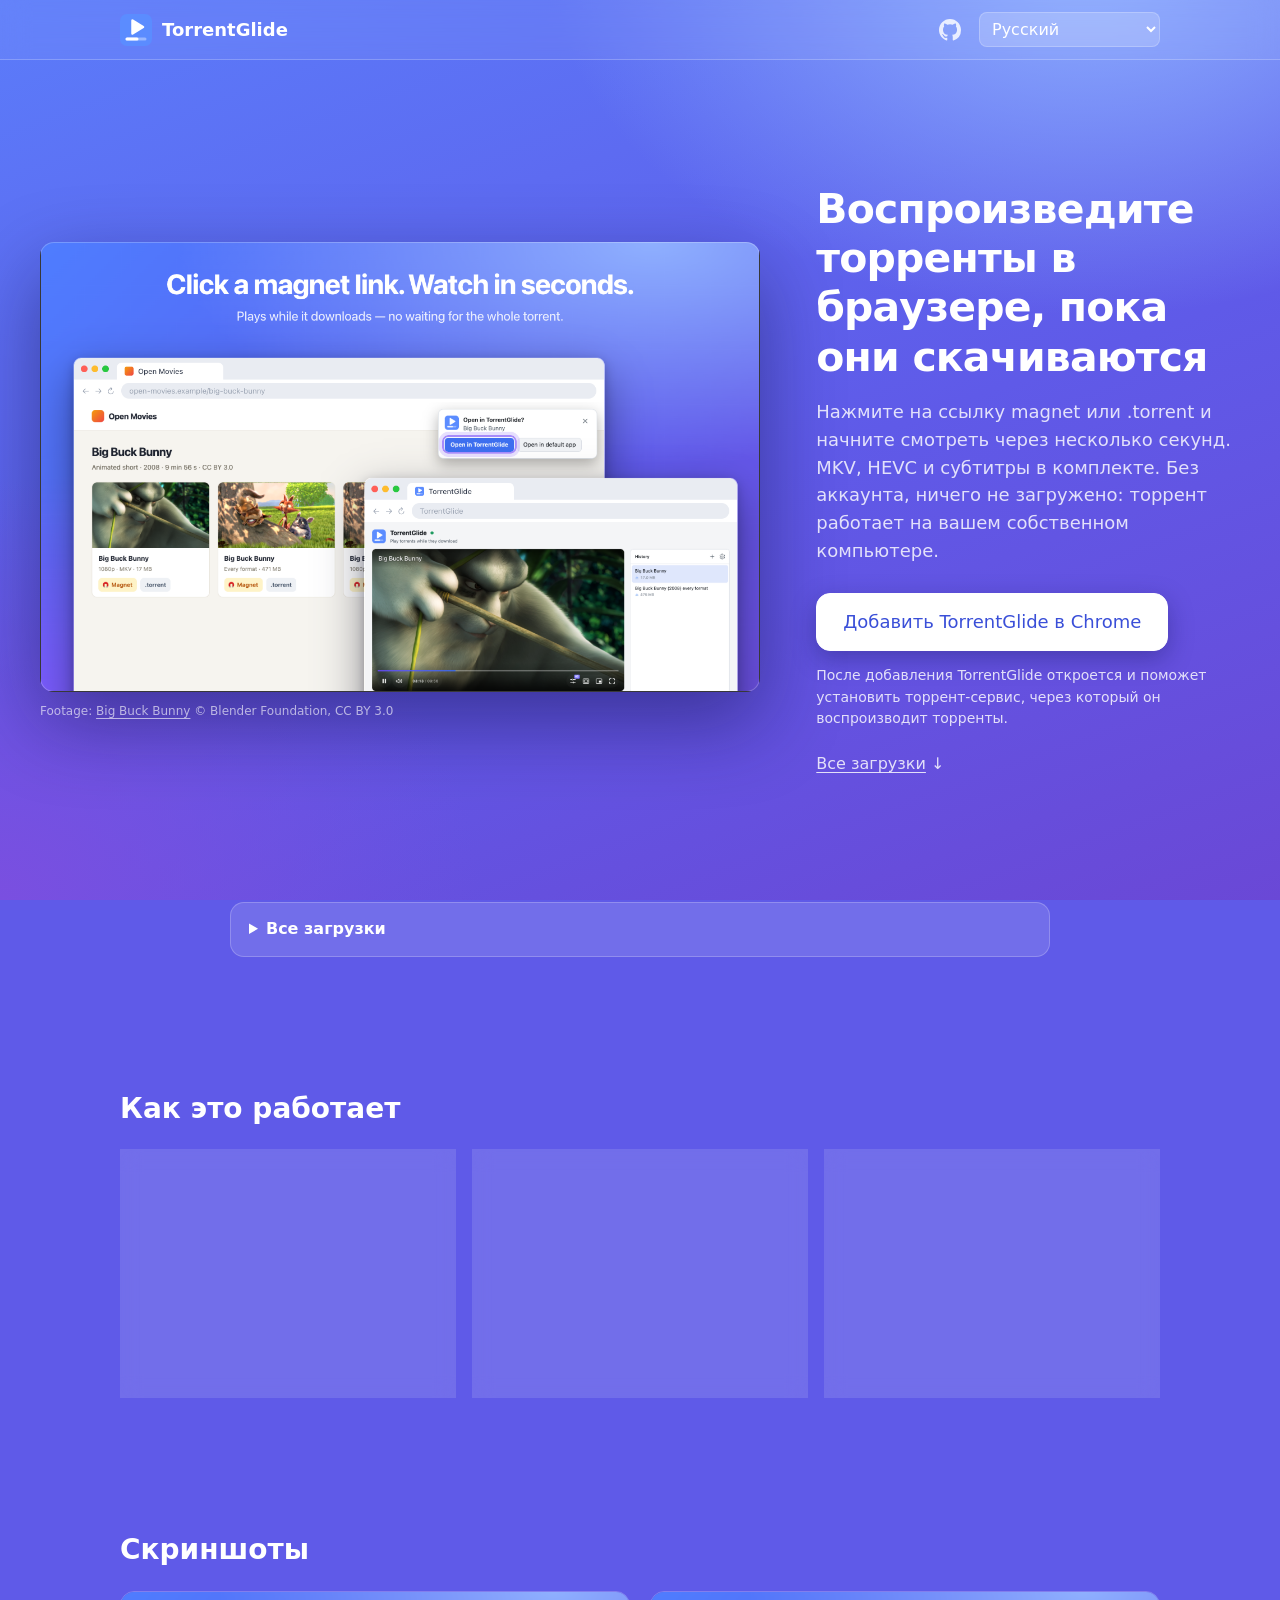
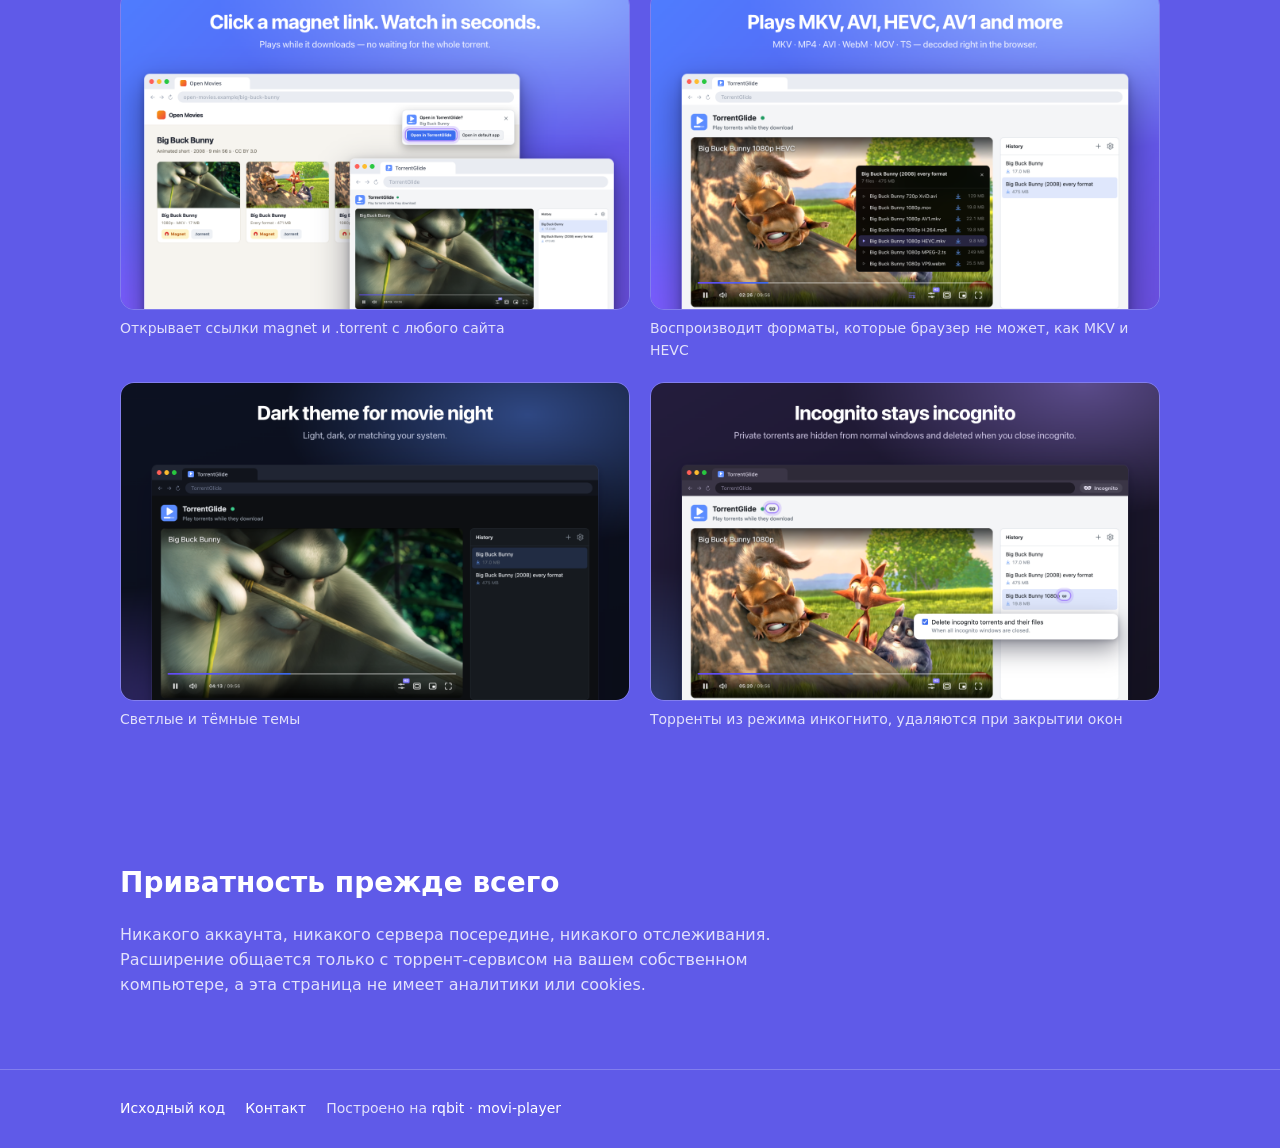
<file: ru/index.html>
<!doctype html>
<html lang="ru">
  <head>
    <meta charset="utf-8">
    <meta name="viewport" content="width=device-width, initial-scale=1">
    <title data-i18n="meta.title">TorrentGlide: воспроизведите торренты в браузере, пока они скачиваются</title>
    <meta name="description" content="Бесплатное расширение для браузера: Chrome, Edge, Brave и Firefox, которое открывает ссылки magnet и .torrent в проигрывателе и воспроизводит видео, пока оно скачивается.">
    <meta property="og:title" content="TorrentGlide: воспроизведите торренты в браузере, пока они скачиваются">
    <meta property="og:description" content="Бесплатное расширение для браузера: Chrome, Edge, Brave и Firefox, которое открывает ссылки magnet и .torrent в проигрывателе и воспроизводит видео, пока оно скачивается.">
    <meta property="og:type" content="website">
    <meta property="og:url" content="https://torrentglide.github.io/ru/">
    <meta property="og:image" content="https://torrentglide.github.io/og.png">
    <meta name="color-scheme" content="dark light">
    <link rel="icon" href="../icon.svg" type="image/svg+xml">
    <link rel="stylesheet" href="../style.css">
    <script type="module" src="../app.js"></script>
    <link rel="canonical" href="https://torrentglide.github.io/ru/">
    <link rel="alternate" hreflang="en" href="https://torrentglide.github.io/">
    <link rel="alternate" hreflang="de" href="https://torrentglide.github.io/de/">
    <link rel="alternate" hreflang="es" href="https://torrentglide.github.io/es/">
    <link rel="alternate" hreflang="fr" href="https://torrentglide.github.io/fr/">
    <link rel="alternate" hreflang="it" href="https://torrentglide.github.io/it/">
    <link rel="alternate" hreflang="pt-BR" href="https://torrentglide.github.io/pt-br/">
    <link rel="alternate" hreflang="pl" href="https://torrentglide.github.io/pl/">
    <link rel="alternate" hreflang="tr" href="https://torrentglide.github.io/tr/">
    <link rel="alternate" hreflang="ru" href="https://torrentglide.github.io/ru/">
    <link rel="alternate" hreflang="uk" href="https://torrentglide.github.io/uk/">
    <link rel="alternate" hreflang="ja" href="https://torrentglide.github.io/ja/">
    <link rel="alternate" hreflang="zh-CN" href="https://torrentglide.github.io/zh-cn/">
    <link rel="alternate" hreflang="x-default" href="https://torrentglide.github.io/">
  </head>
  <body>
    <header class="top">
      <div class="wrap top-inner">
        <a class="brand" href="#"><img src="../icon.svg" alt="" width="32" height="32"> TorrentGlide</a>
        <nav>
          <a class="icon-link" href="https://github.com/trszdev/torrentglide" aria-label="GitHub" title="GitHub"><svg viewBox="0 0 16 16" width="22" height="22" aria-hidden="true" fill="currentColor"><path d="M8 0C3.58 0 0 3.58 0 8c0 3.54 2.29 6.53 5.47 7.59.4.07.55-.17.55-.38 0-.19-.01-.82-.01-1.49-2.01.37-2.53-.49-2.69-.94-.09-.23-.48-.94-.82-1.13-.28-.15-.68-.52-.01-.53.63-.01 1.08.58 1.23.82.72 1.21 1.87.87 2.33.66.07-.52.28-.87.51-1.07-1.78-.2-3.64-.89-3.64-3.95 0-.87.31-1.59.82-2.15-.08-.2-.36-1.02.08-2.12 0 0 .67-.21 2.2.82a7.6 7.6 0 0 1 4 0c1.53-1.04 2.2-.82 2.2-.82.44 1.1.16 1.92.08 2.12.51.56.82 1.27.82 2.15 0 3.07-1.87 3.75-3.65 3.95.29.25.54.73.54 1.48 0 1.07-.01 1.93-.01 2.2 0 .21.15.46.55.38A8.01 8.01 0 0 0 16 8c0-4.42-3.58-8-8-8z"/></svg></a>
          <select id="language" data-i18n-label="nav.language" aria-label="Язык"></select>
        </nav>
      </div>
    </header>
    <main>
      <section class="hero">
        <div class="wrap hero-grid">
          <figure class="demo"><div class="demo-frame"><video src="../demo.mp4" autoplay muted loop playsinline preload="auto" data-i18n-label="hero.video" aria-label="TorrentGlide открывает ссылку magnet и воспроизводит её, пока она скачивается"></video></div><figcaption class="credit">Footage: <a href="https://peach.blender.org">Big Buck Bunny</a> © Blender Foundation, CC BY 3.0</figcaption></figure>
          <div class="hero-text" id="install">
            <h1 data-i18n="hero.title">Воспроизведите торренты в браузере, пока они скачиваются</h1>
            <p class="lead" data-i18n="hero.subtitle">Нажмите на ссылку magnet или .torrent и начните смотреть через несколько секунд. MKV, HEVC и субтитры в комплекте. Без аккаунта, ничего не загружено: торрент работает на вашем собственном компьютере.</p>
            <div id="install-flow"></div>
            <noscript><p><a href="https://chromewebstore.google.com/detail/torrentglide/ankgbfpkdlajgojmgijifehjbkfekhpb">Chrome Web Store</a> · <a href="https://addons.mozilla.org/firefox/addon/torrentglide/">Firefox Add-ons</a></p></noscript>
            <p class="more"><a id="all-link" href="#all-downloads" data-i18n="install.all">Все загрузки</a> ↓</p>
          </div>
        </div>
      </section>
      <section class="install">
        <div class="wrap">
          <details id="all-downloads"><summary data-i18n="install.all">Все загрузки</summary><div id="all-downloads-body"></div></details>
        </div>
      </section>
      <section id="how" class="how">
        <div class="wrap">
          <h2 data-i18n="how.title">Как это работает</h2>
          <ol class="cards">
            <li><h3 data-i18n="how.catchTitle">Ловит ссылки на торренты</h3><p data-i18n="how.catchText">Нажмите на ссылку magnet или .torrent на любом сайте и выберите «Открыть в TorrentGlide», или дайте браузеру обработать её как обычно.</p></li>
            <li><h3 data-i18n="how.downloadTitle">Ваш компьютер скачивает</h3><p data-i18n="how.downloadText">Торрент-сервис, бесплатный и с открытым исходным кодом rqbit, присоединяется к рою на вашем компьютере и получает в первую очередь куски под положением воспроизведения.</p></li>
            <li><h3 data-i18n="how.playTitle">Смотрите сразу</h3><p data-i18n="how.playText">Проигрыватель декодирует MKV, HEVC, AVI и другое в браузере, с субтитрами и паками сезонов. Перемотайте вперёд, не дожидаясь остального.</p></li>
          </ol>
        </div>
      </section>
      <section class="shots">
        <div class="wrap">
          <h2 data-i18n="shots.title">Скриншоты</h2>
          <div class="shots-grid">
            <figure><img src="../screenshots/1-magnet-links.png" data-i18n-alt="shots.magnet" alt="Открывает ссылки magnet и .torrent с любого сайта" loading="lazy" width="1280" height="800"><figcaption data-i18n="shots.magnet">Открывает ссылки magnet и .torrent с любого сайта</figcaption></figure>
            <figure><img src="../screenshots/2-every-format.png" data-i18n-alt="shots.formats" alt="Воспроизводит форматы, которые браузер не может, как MKV и HEVC" loading="lazy" width="1280" height="800"><figcaption data-i18n="shots.formats">Воспроизводит форматы, которые браузер не может, как MKV и HEVC</figcaption></figure>
            <figure><img src="../screenshots/3-dark-theme.png" data-i18n-alt="shots.dark" alt="Светлые и тёмные темы" loading="lazy" width="1280" height="800"><figcaption data-i18n="shots.dark">Светлые и тёмные темы</figcaption></figure>
            <figure><img src="../screenshots/4-incognito.png" data-i18n-alt="shots.incognito" alt="Торренты из режима инкогнито, удаляются при закрытии окон" loading="lazy" width="1280" height="800"><figcaption data-i18n="shots.incognito">Торренты из режима инкогнито, удаляются при закрытии окон</figcaption></figure>
          </div>
        </div>
      </section>
      <section class="privacy">
        <div class="wrap">
          <h2 data-i18n="privacy.title">Приватность прежде всего</h2>
          <p data-i18n="privacy.text">Никакого аккаунта, никакого сервера посередине, никакого отслеживания. Расширение общается только с торрент-сервисом на вашем собственном компьютере, а эта страница не имеет аналитики или cookies.</p>
        </div>
      </section>
    </main>
    <footer>
      <div class="wrap footer-inner">
        <a href="https://github.com/trszdev/torrentglide" data-i18n="footer.source">Исходный код</a>
        <a href="mailto:torrent.glide@mailservice.com.de" data-i18n="footer.contact">Контакт</a>
        <span><span data-i18n="footer.builtOn">Построено на</span> <a href="https://github.com/ikatson/rqbit">rqbit</a> · <a href="https://moviplayer.com">movi-player</a></span>
      </div>
    </footer>
  </body>
</html>
</file>
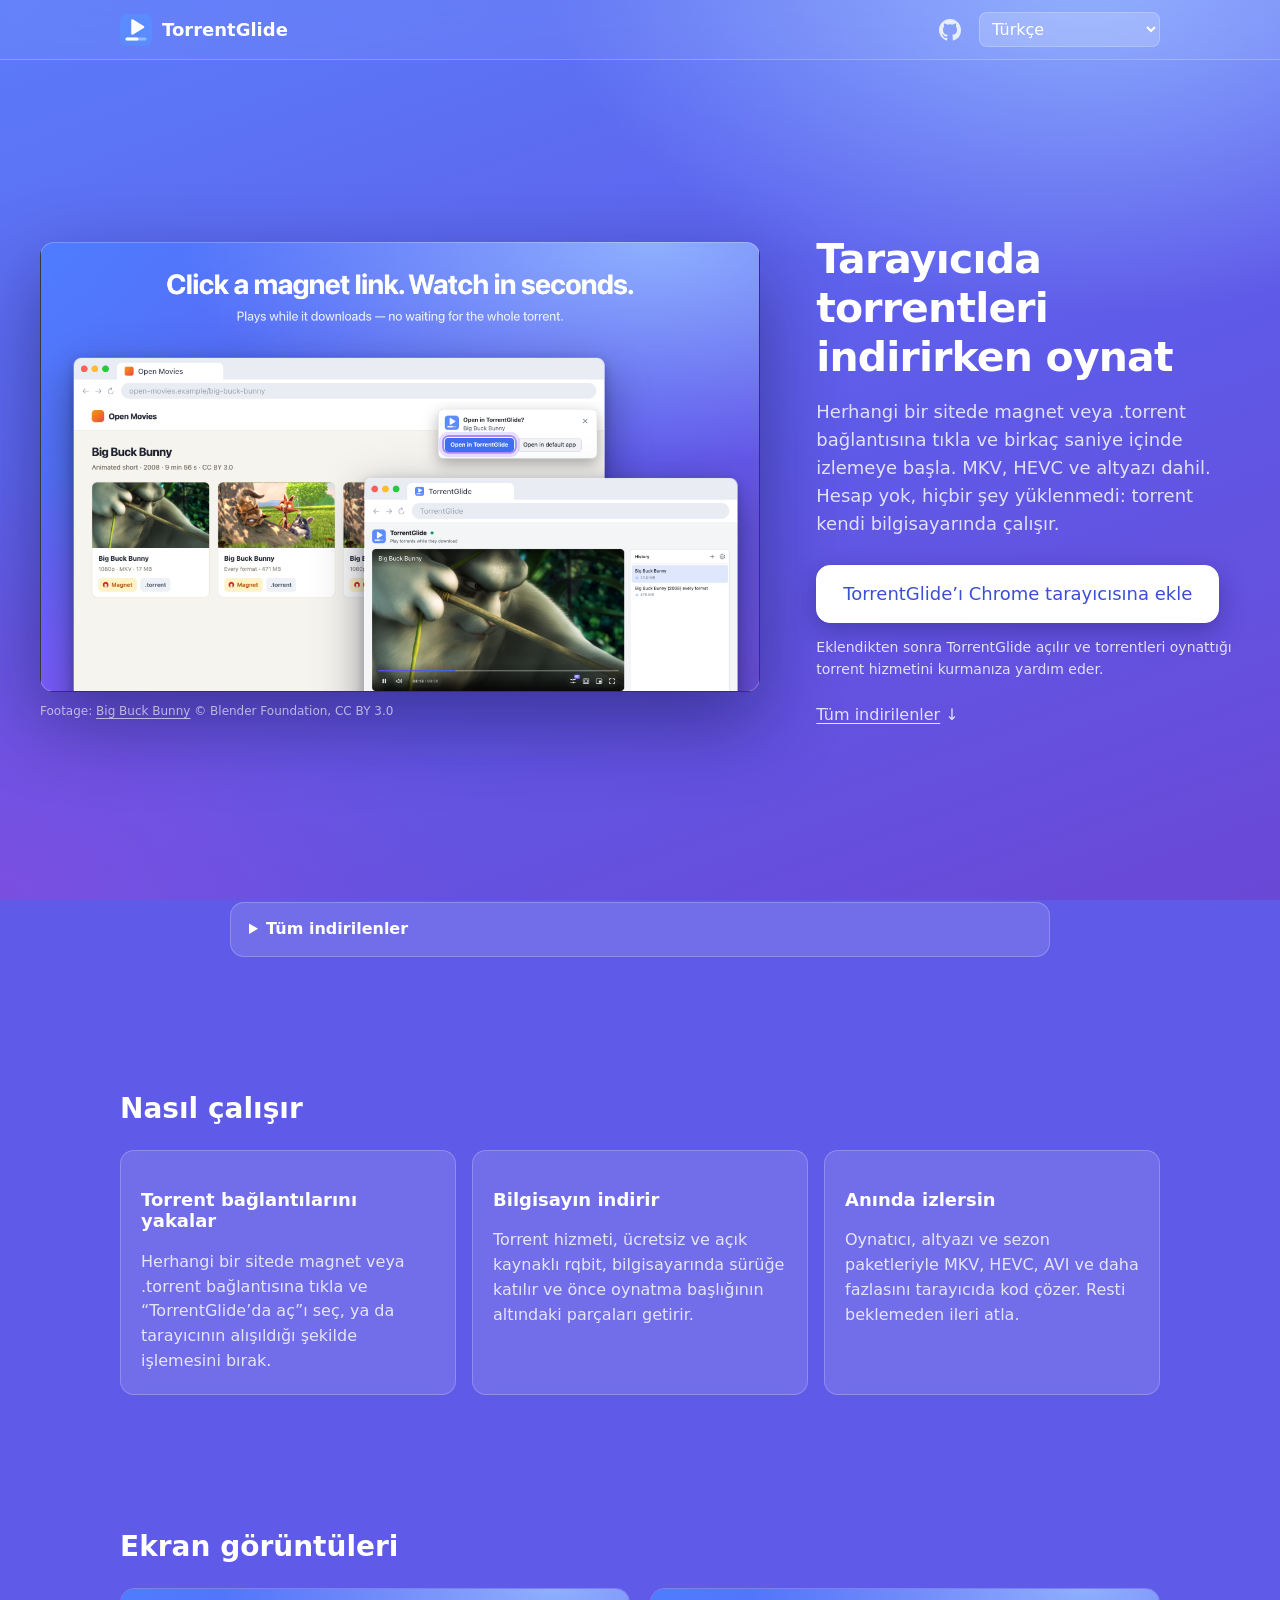
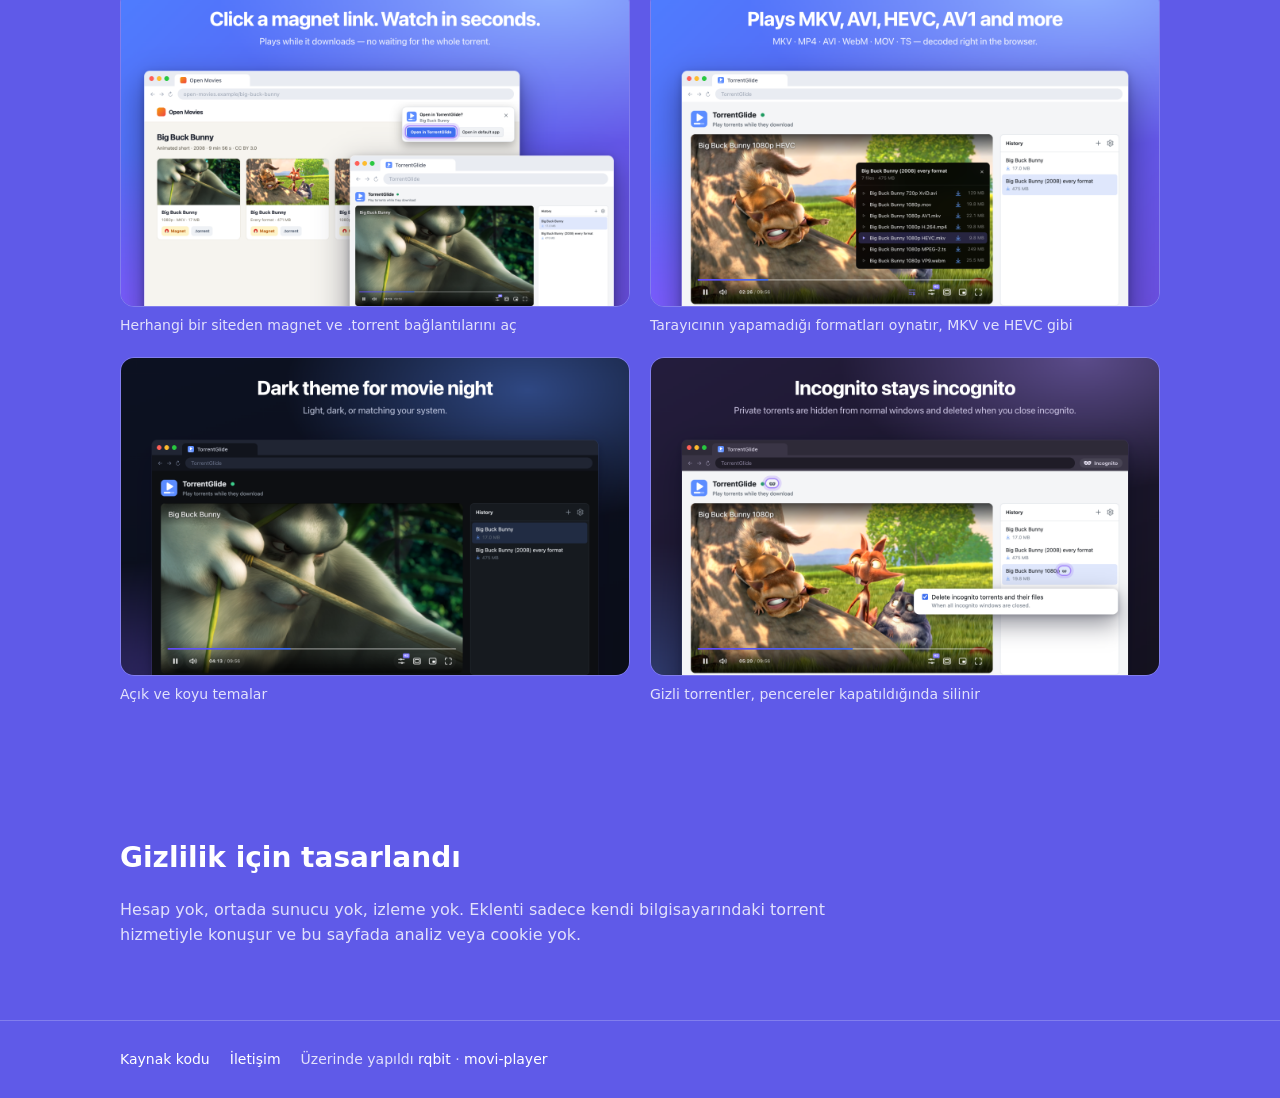
<file: tr/index.html>
<!doctype html>
<html lang="tr">
  <head>
    <meta charset="utf-8">
    <meta name="viewport" content="width=device-width, initial-scale=1">
    <title data-i18n="meta.title">TorrentGlide: tarayıcıda torrentleri indirirken oynat</title>
    <meta name="description" content="Chrome, Edge, Brave ve Firefox için magnet ve .torrent bağlantılarını bir oynatıcıda açıp videoyu indirirken oynatan, ücretsiz bir tarayıcı eklentisi.">
    <meta property="og:title" content="TorrentGlide: tarayıcıda torrentleri indirirken oynat">
    <meta property="og:description" content="Chrome, Edge, Brave ve Firefox için magnet ve .torrent bağlantılarını bir oynatıcıda açıp videoyu indirirken oynatan, ücretsiz bir tarayıcı eklentisi.">
    <meta property="og:type" content="website">
    <meta property="og:url" content="https://torrentglide.github.io/tr/">
    <meta property="og:image" content="https://torrentglide.github.io/og.png">
    <meta name="color-scheme" content="dark light">
    <link rel="icon" href="../icon.svg" type="image/svg+xml">
    <link rel="stylesheet" href="../style.css">
    <script type="module" src="../app.js"></script>
    <link rel="canonical" href="https://torrentglide.github.io/tr/">
    <link rel="alternate" hreflang="en" href="https://torrentglide.github.io/">
    <link rel="alternate" hreflang="de" href="https://torrentglide.github.io/de/">
    <link rel="alternate" hreflang="es" href="https://torrentglide.github.io/es/">
    <link rel="alternate" hreflang="fr" href="https://torrentglide.github.io/fr/">
    <link rel="alternate" hreflang="it" href="https://torrentglide.github.io/it/">
    <link rel="alternate" hreflang="pt-BR" href="https://torrentglide.github.io/pt-br/">
    <link rel="alternate" hreflang="pl" href="https://torrentglide.github.io/pl/">
    <link rel="alternate" hreflang="tr" href="https://torrentglide.github.io/tr/">
    <link rel="alternate" hreflang="ru" href="https://torrentglide.github.io/ru/">
    <link rel="alternate" hreflang="uk" href="https://torrentglide.github.io/uk/">
    <link rel="alternate" hreflang="ja" href="https://torrentglide.github.io/ja/">
    <link rel="alternate" hreflang="zh-CN" href="https://torrentglide.github.io/zh-cn/">
    <link rel="alternate" hreflang="x-default" href="https://torrentglide.github.io/">
  </head>
  <body>
    <header class="top">
      <div class="wrap top-inner">
        <a class="brand" href="#"><img src="../icon.svg" alt="" width="32" height="32"> TorrentGlide</a>
        <nav>
          <a class="icon-link" href="https://github.com/trszdev/torrentglide" aria-label="GitHub" title="GitHub"><svg viewBox="0 0 16 16" width="22" height="22" aria-hidden="true" fill="currentColor"><path d="M8 0C3.58 0 0 3.58 0 8c0 3.54 2.29 6.53 5.47 7.59.4.07.55-.17.55-.38 0-.19-.01-.82-.01-1.49-2.01.37-2.53-.49-2.69-.94-.09-.23-.48-.94-.82-1.13-.28-.15-.68-.52-.01-.53.63-.01 1.08.58 1.23.82.72 1.21 1.87.87 2.33.66.07-.52.28-.87.51-1.07-1.78-.2-3.64-.89-3.64-3.95 0-.87.31-1.59.82-2.15-.08-.2-.36-1.02.08-2.12 0 0 .67-.21 2.2.82a7.6 7.6 0 0 1 4 0c1.53-1.04 2.2-.82 2.2-.82.44 1.1.16 1.92.08 2.12.51.56.82 1.27.82 2.15 0 3.07-1.87 3.75-3.65 3.95.29.25.54.73.54 1.48 0 1.07-.01 1.93-.01 2.2 0 .21.15.46.55.38A8.01 8.01 0 0 0 16 8c0-4.42-3.58-8-8-8z"/></svg></a>
          <select id="language" data-i18n-label="nav.language" aria-label="Dil"></select>
        </nav>
      </div>
    </header>
    <main>
      <section class="hero">
        <div class="wrap hero-grid">
          <figure class="demo"><div class="demo-frame"><video src="../demo.mp4" autoplay muted loop playsinline preload="auto" data-i18n-label="hero.video" aria-label="TorrentGlide bir magnet bağlantısını açıp indirirken oynatıyor"></video></div><figcaption class="credit">Footage: <a href="https://peach.blender.org">Big Buck Bunny</a> © Blender Foundation, CC BY 3.0</figcaption></figure>
          <div class="hero-text" id="install">
            <h1 data-i18n="hero.title">Tarayıcıda torrentleri indirirken oynat</h1>
            <p class="lead" data-i18n="hero.subtitle">Herhangi bir sitede magnet veya .torrent bağlantısına tıkla ve birkaç saniye içinde izlemeye başla. MKV, HEVC ve altyazı dahil. Hesap yok, hiçbir şey yüklenmedi: torrent kendi bilgisayarında çalışır.</p>
            <div id="install-flow"></div>
            <noscript><p><a href="https://chromewebstore.google.com/detail/torrentglide/ankgbfpkdlajgojmgijifehjbkfekhpb">Chrome Web Store</a> · <a href="https://addons.mozilla.org/firefox/addon/torrentglide/">Firefox Add-ons</a></p></noscript>
            <p class="more"><a id="all-link" href="#all-downloads" data-i18n="install.all">Tüm indirilenler</a> ↓</p>
          </div>
        </div>
      </section>
      <section class="install">
        <div class="wrap">
          <details id="all-downloads"><summary data-i18n="install.all">Tüm indirilenler</summary><div id="all-downloads-body"></div></details>
        </div>
      </section>
      <section id="how" class="how">
        <div class="wrap">
          <h2 data-i18n="how.title">Nasıl çalışır</h2>
          <ol class="cards">
            <li><h3 data-i18n="how.catchTitle">Torrent bağlantılarını yakalar</h3><p data-i18n="how.catchText">Herhangi bir sitede magnet veya .torrent bağlantısına tıkla ve “TorrentGlide’da aç”ı seç, ya da tarayıcının alışıldığı şekilde işlemesini bırak.</p></li>
            <li><h3 data-i18n="how.downloadTitle">Bilgisayın indirir</h3><p data-i18n="how.downloadText">Torrent hizmeti, ücretsiz ve açık kaynaklı rqbit, bilgisayarında sürüğe katılır ve önce oynatma başlığının altındaki parçaları getirir.</p></li>
            <li><h3 data-i18n="how.playTitle">Anında izlersin</h3><p data-i18n="how.playText">Oynatıcı, altyazı ve sezon paketleriyle MKV, HEVC, AVI ve daha fazlasını tarayıcıda kod çözer. Resti beklemeden ileri atla.</p></li>
          </ol>
        </div>
      </section>
      <section class="shots">
        <div class="wrap">
          <h2 data-i18n="shots.title">Ekran görüntüleri</h2>
          <div class="shots-grid">
            <figure><img src="../screenshots/1-magnet-links.png" data-i18n-alt="shots.magnet" alt="Herhangi bir siteden magnet ve .torrent bağlantılarını aç" loading="lazy" width="1280" height="800"><figcaption data-i18n="shots.magnet">Herhangi bir siteden magnet ve .torrent bağlantılarını aç</figcaption></figure>
            <figure><img src="../screenshots/2-every-format.png" data-i18n-alt="shots.formats" alt="Tarayıcının yapamadığı formatları oynatır, MKV ve HEVC gibi" loading="lazy" width="1280" height="800"><figcaption data-i18n="shots.formats">Tarayıcının yapamadığı formatları oynatır, MKV ve HEVC gibi</figcaption></figure>
            <figure><img src="../screenshots/3-dark-theme.png" data-i18n-alt="shots.dark" alt="Açık ve koyu temalar" loading="lazy" width="1280" height="800"><figcaption data-i18n="shots.dark">Açık ve koyu temalar</figcaption></figure>
            <figure><img src="../screenshots/4-incognito.png" data-i18n-alt="shots.incognito" alt="Gizli torrentler, pencereler kapatıldığında silinir" loading="lazy" width="1280" height="800"><figcaption data-i18n="shots.incognito">Gizli torrentler, pencereler kapatıldığında silinir</figcaption></figure>
          </div>
        </div>
      </section>
      <section class="privacy">
        <div class="wrap">
          <h2 data-i18n="privacy.title">Gizlilik için tasarlandı</h2>
          <p data-i18n="privacy.text">Hesap yok, ortada sunucu yok, izleme yok. Eklenti sadece kendi bilgisayarındaki torrent hizmetiyle konuşur ve bu sayfada analiz veya cookie yok.</p>
        </div>
      </section>
    </main>
    <footer>
      <div class="wrap footer-inner">
        <a href="https://github.com/trszdev/torrentglide" data-i18n="footer.source">Kaynak kodu</a>
        <a href="mailto:torrent.glide@mailservice.com.de" data-i18n="footer.contact">İletişim</a>
        <span><span data-i18n="footer.builtOn">Üzerinde yapıldı</span> <a href="https://github.com/ikatson/rqbit">rqbit</a> · <a href="https://moviplayer.com">movi-player</a></span>
      </div>
    </footer>
  </body>
</html>
</file>
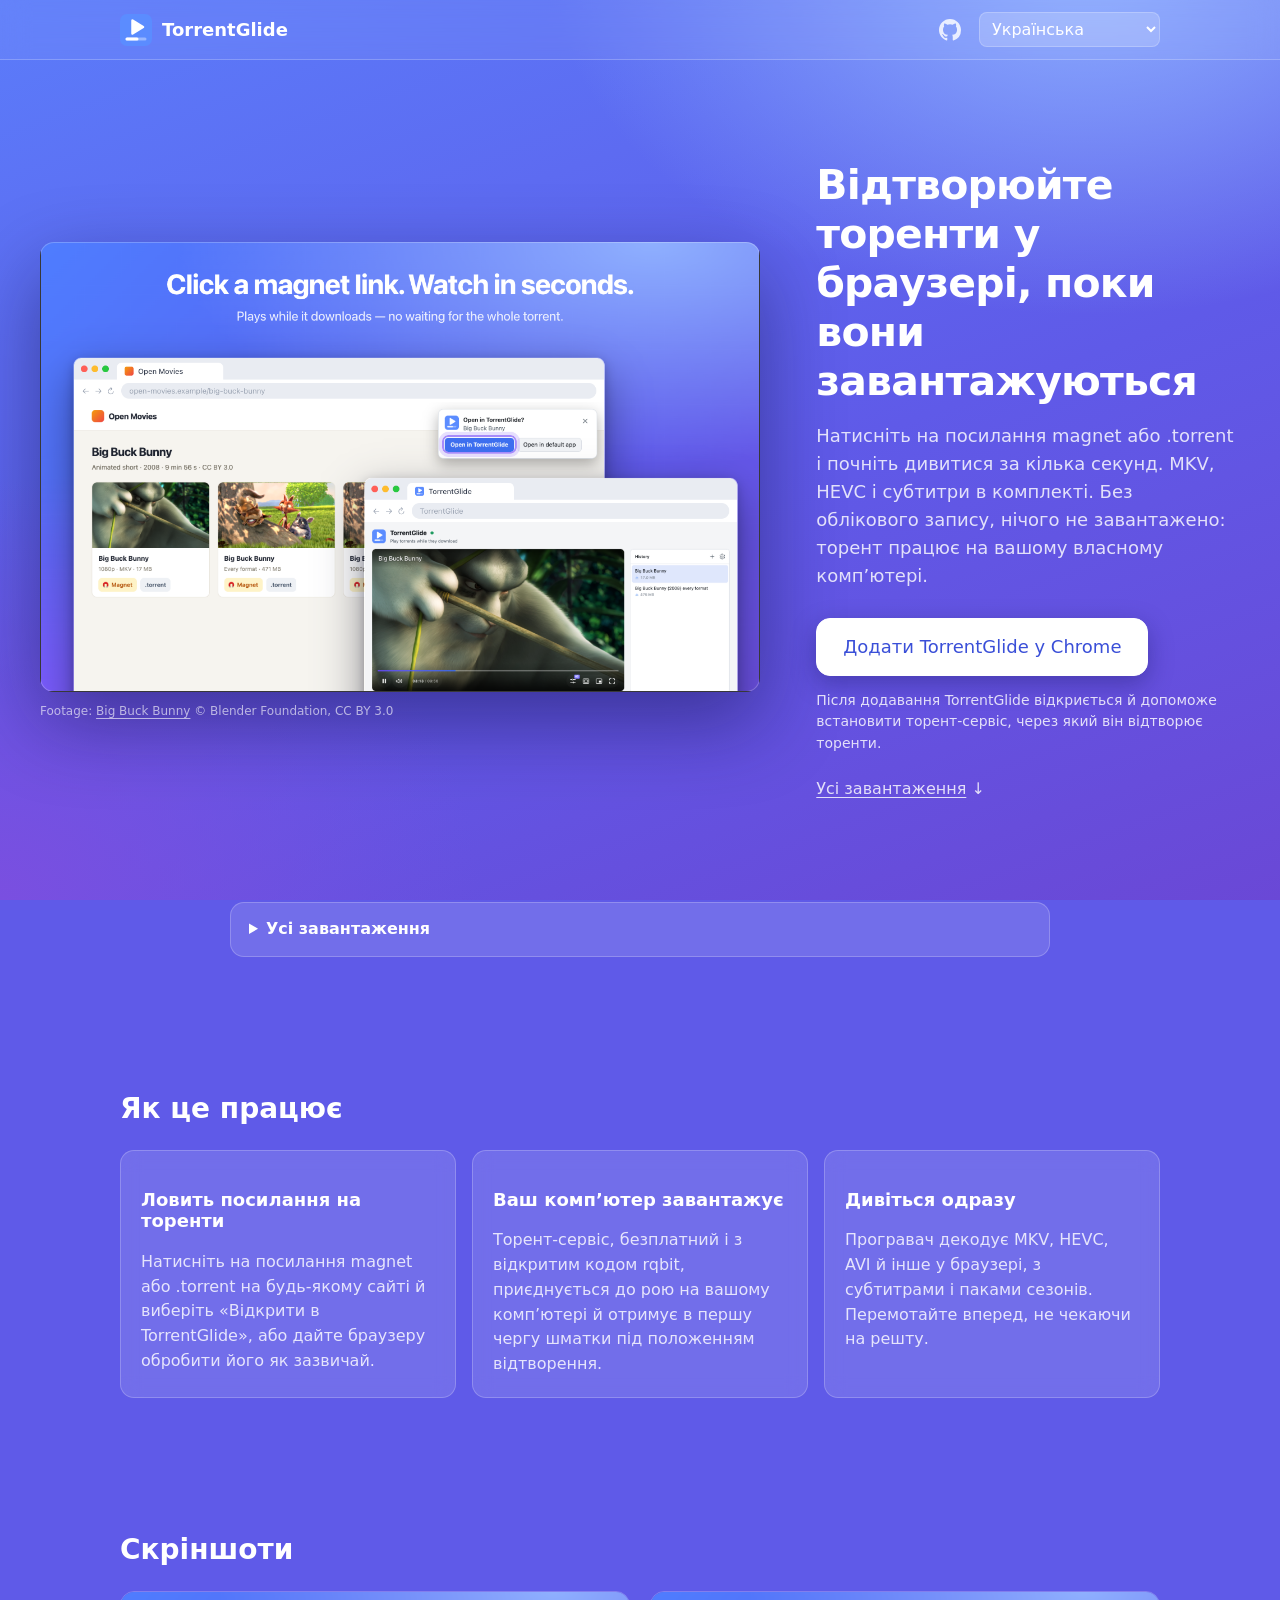
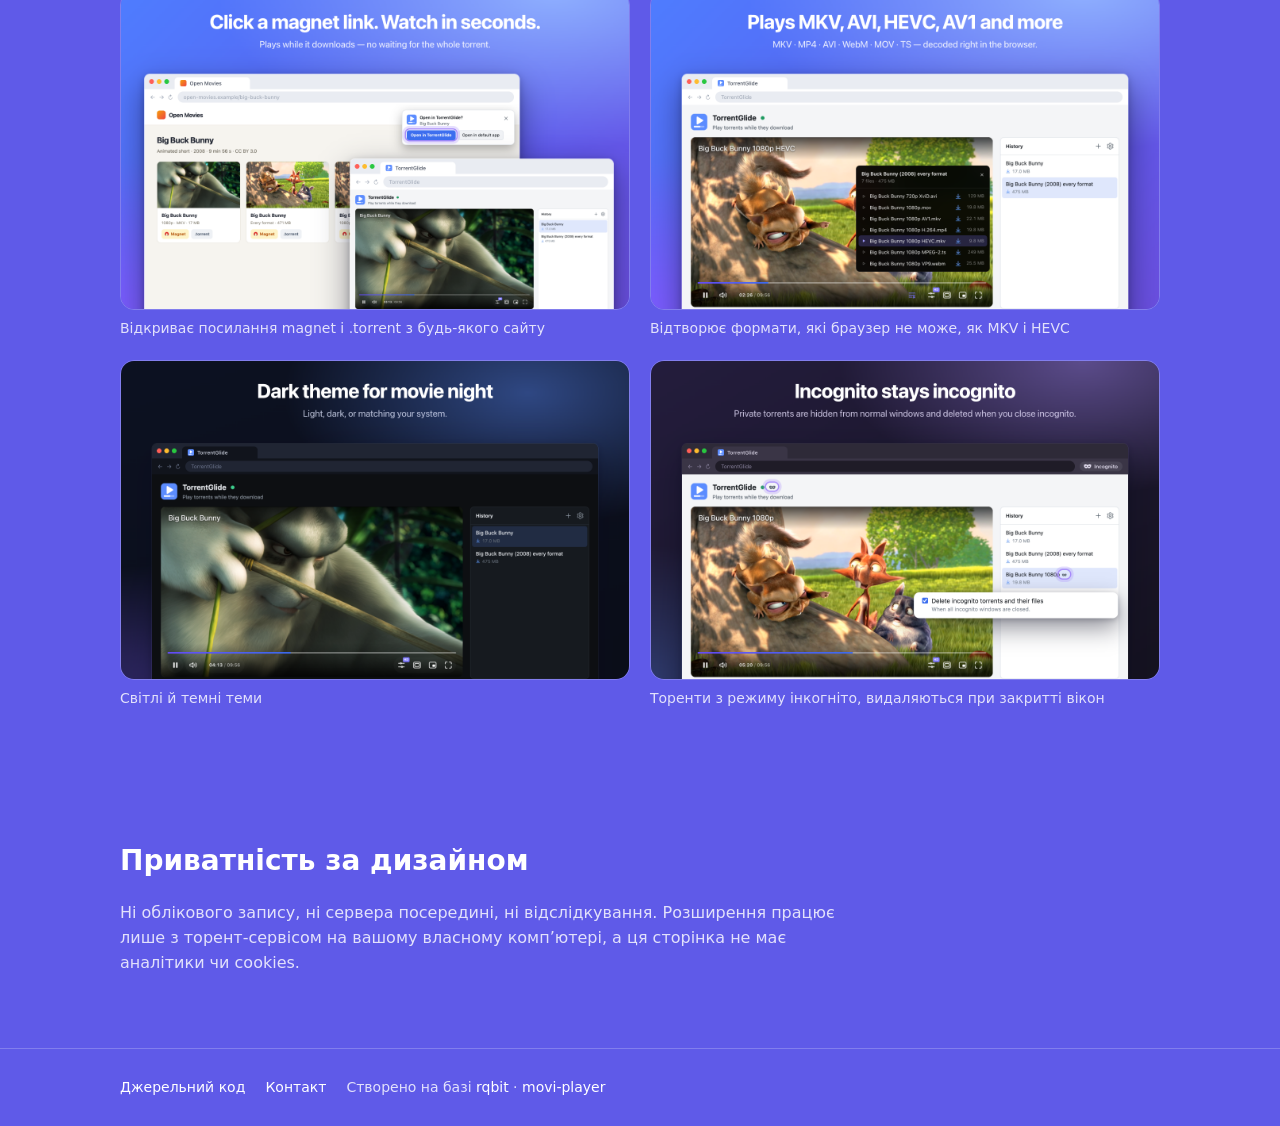
<file: uk/index.html>
<!doctype html>
<html lang="uk">
  <head>
    <meta charset="utf-8">
    <meta name="viewport" content="width=device-width, initial-scale=1">
    <title data-i18n="meta.title">TorrentGlide: відтворюйте торенти у браузері, поки вони завантажуються</title>
    <meta name="description" content="Безплатне розширення для браузера: Chrome, Edge, Brave і Firefox, яке відкриває посилання magnet і .torrent у програвачі й відтворює відео, поки воно завантажується.">
    <meta property="og:title" content="TorrentGlide: відтворюйте торенти у браузері, поки вони завантажуються">
    <meta property="og:description" content="Безплатне розширення для браузера: Chrome, Edge, Brave і Firefox, яке відкриває посилання magnet і .torrent у програвачі й відтворює відео, поки воно завантажується.">
    <meta property="og:type" content="website">
    <meta property="og:url" content="https://torrentglide.github.io/uk/">
    <meta property="og:image" content="https://torrentglide.github.io/og.png">
    <meta name="color-scheme" content="dark light">
    <link rel="icon" href="../icon.svg" type="image/svg+xml">
    <link rel="stylesheet" href="../style.css">
    <script type="module" src="../app.js"></script>
    <link rel="canonical" href="https://torrentglide.github.io/uk/">
    <link rel="alternate" hreflang="en" href="https://torrentglide.github.io/">
    <link rel="alternate" hreflang="de" href="https://torrentglide.github.io/de/">
    <link rel="alternate" hreflang="es" href="https://torrentglide.github.io/es/">
    <link rel="alternate" hreflang="fr" href="https://torrentglide.github.io/fr/">
    <link rel="alternate" hreflang="it" href="https://torrentglide.github.io/it/">
    <link rel="alternate" hreflang="pt-BR" href="https://torrentglide.github.io/pt-br/">
    <link rel="alternate" hreflang="pl" href="https://torrentglide.github.io/pl/">
    <link rel="alternate" hreflang="tr" href="https://torrentglide.github.io/tr/">
    <link rel="alternate" hreflang="ru" href="https://torrentglide.github.io/ru/">
    <link rel="alternate" hreflang="uk" href="https://torrentglide.github.io/uk/">
    <link rel="alternate" hreflang="ja" href="https://torrentglide.github.io/ja/">
    <link rel="alternate" hreflang="zh-CN" href="https://torrentglide.github.io/zh-cn/">
    <link rel="alternate" hreflang="x-default" href="https://torrentglide.github.io/">
  </head>
  <body>
    <header class="top">
      <div class="wrap top-inner">
        <a class="brand" href="#"><img src="../icon.svg" alt="" width="32" height="32"> TorrentGlide</a>
        <nav>
          <a class="icon-link" href="https://github.com/trszdev/torrentglide" aria-label="GitHub" title="GitHub"><svg viewBox="0 0 16 16" width="22" height="22" aria-hidden="true" fill="currentColor"><path d="M8 0C3.58 0 0 3.58 0 8c0 3.54 2.29 6.53 5.47 7.59.4.07.55-.17.55-.38 0-.19-.01-.82-.01-1.49-2.01.37-2.53-.49-2.69-.94-.09-.23-.48-.94-.82-1.13-.28-.15-.68-.52-.01-.53.63-.01 1.08.58 1.23.82.72 1.21 1.87.87 2.33.66.07-.52.28-.87.51-1.07-1.78-.2-3.64-.89-3.64-3.95 0-.87.31-1.59.82-2.15-.08-.2-.36-1.02.08-2.12 0 0 .67-.21 2.2.82a7.6 7.6 0 0 1 4 0c1.53-1.04 2.2-.82 2.2-.82.44 1.1.16 1.92.08 2.12.51.56.82 1.27.82 2.15 0 3.07-1.87 3.75-3.65 3.95.29.25.54.73.54 1.48 0 1.07-.01 1.93-.01 2.2 0 .21.15.46.55.38A8.01 8.01 0 0 0 16 8c0-4.42-3.58-8-8-8z"/></svg></a>
          <select id="language" data-i18n-label="nav.language" aria-label="Мова"></select>
        </nav>
      </div>
    </header>
    <main>
      <section class="hero">
        <div class="wrap hero-grid">
          <figure class="demo"><div class="demo-frame"><video src="../demo.mp4" autoplay muted loop playsinline preload="auto" data-i18n-label="hero.video" aria-label="TorrentGlide відкриває посилання magnet і відтворює відео, поки воно завантажується"></video></div><figcaption class="credit">Footage: <a href="https://peach.blender.org">Big Buck Bunny</a> © Blender Foundation, CC BY 3.0</figcaption></figure>
          <div class="hero-text" id="install">
            <h1 data-i18n="hero.title">Відтворюйте торенти у браузері, поки вони завантажуються</h1>
            <p class="lead" data-i18n="hero.subtitle">Натисніть на посилання magnet або .torrent і почніть дивитися за кілька секунд. MKV, HEVC і субтитри в комплекті. Без облікового запису, нічого не завантажено: торент працює на вашому власному комп’ютері.</p>
            <div id="install-flow"></div>
            <noscript><p><a href="https://chromewebstore.google.com/detail/torrentglide/ankgbfpkdlajgojmgijifehjbkfekhpb">Chrome Web Store</a> · <a href="https://addons.mozilla.org/firefox/addon/torrentglide/">Firefox Add-ons</a></p></noscript>
            <p class="more"><a id="all-link" href="#all-downloads" data-i18n="install.all">Усі завантаження</a> ↓</p>
          </div>
        </div>
      </section>
      <section class="install">
        <div class="wrap">
          <details id="all-downloads"><summary data-i18n="install.all">Усі завантаження</summary><div id="all-downloads-body"></div></details>
        </div>
      </section>
      <section id="how" class="how">
        <div class="wrap">
          <h2 data-i18n="how.title">Як це працює</h2>
          <ol class="cards">
            <li><h3 data-i18n="how.catchTitle">Ловить посилання на торенти</h3><p data-i18n="how.catchText">Натисніть на посилання magnet або .torrent на будь-якому сайті й виберіть «Відкрити в TorrentGlide», або дайте браузеру обробити його як зазвичай.</p></li>
            <li><h3 data-i18n="how.downloadTitle">Ваш комп’ютер завантажує</h3><p data-i18n="how.downloadText">Торент-сервіс, безплатний і з відкритим кодом rqbit, приєднується до рою на вашому комп’ютері й отримує в першу чергу шматки під положенням відтворення.</p></li>
            <li><h3 data-i18n="how.playTitle">Дивіться одразу</h3><p data-i18n="how.playText">Програвач декодує MKV, HEVC, AVI й інше у браузері, з субтитрами і паками сезонів. Перемотайте вперед, не чекаючи на решту.</p></li>
          </ol>
        </div>
      </section>
      <section class="shots">
        <div class="wrap">
          <h2 data-i18n="shots.title">Скріншоти</h2>
          <div class="shots-grid">
            <figure><img src="../screenshots/1-magnet-links.png" data-i18n-alt="shots.magnet" alt="Відкриває посилання magnet і .torrent з будь-якого сайту" loading="lazy" width="1280" height="800"><figcaption data-i18n="shots.magnet">Відкриває посилання magnet і .torrent з будь-якого сайту</figcaption></figure>
            <figure><img src="../screenshots/2-every-format.png" data-i18n-alt="shots.formats" alt="Відтворює формати, які браузер не може, як MKV і HEVC" loading="lazy" width="1280" height="800"><figcaption data-i18n="shots.formats">Відтворює формати, які браузер не може, як MKV і HEVC</figcaption></figure>
            <figure><img src="../screenshots/3-dark-theme.png" data-i18n-alt="shots.dark" alt="Світлі й темні теми" loading="lazy" width="1280" height="800"><figcaption data-i18n="shots.dark">Світлі й темні теми</figcaption></figure>
            <figure><img src="../screenshots/4-incognito.png" data-i18n-alt="shots.incognito" alt="Торенти з режиму інкогніто, видаляються при закритті вікон" loading="lazy" width="1280" height="800"><figcaption data-i18n="shots.incognito">Торенти з режиму інкогніто, видаляються при закритті вікон</figcaption></figure>
          </div>
        </div>
      </section>
      <section class="privacy">
        <div class="wrap">
          <h2 data-i18n="privacy.title">Приватність за дизайном</h2>
          <p data-i18n="privacy.text">Ні облікового запису, ні сервера посередині, ні відслідкування. Розширення працює лише з торент-сервісом на вашому власному комп’ютері, а ця сторінка не має аналітики чи cookies.</p>
        </div>
      </section>
    </main>
    <footer>
      <div class="wrap footer-inner">
        <a href="https://github.com/trszdev/torrentglide" data-i18n="footer.source">Джерельний код</a>
        <a href="mailto:torrent.glide@mailservice.com.de" data-i18n="footer.contact">Контакт</a>
        <span><span data-i18n="footer.builtOn">Створено на базі</span> <a href="https://github.com/ikatson/rqbit">rqbit</a> · <a href="https://moviplayer.com">movi-player</a></span>
      </div>
    </footer>
  </body>
</html>
</file>
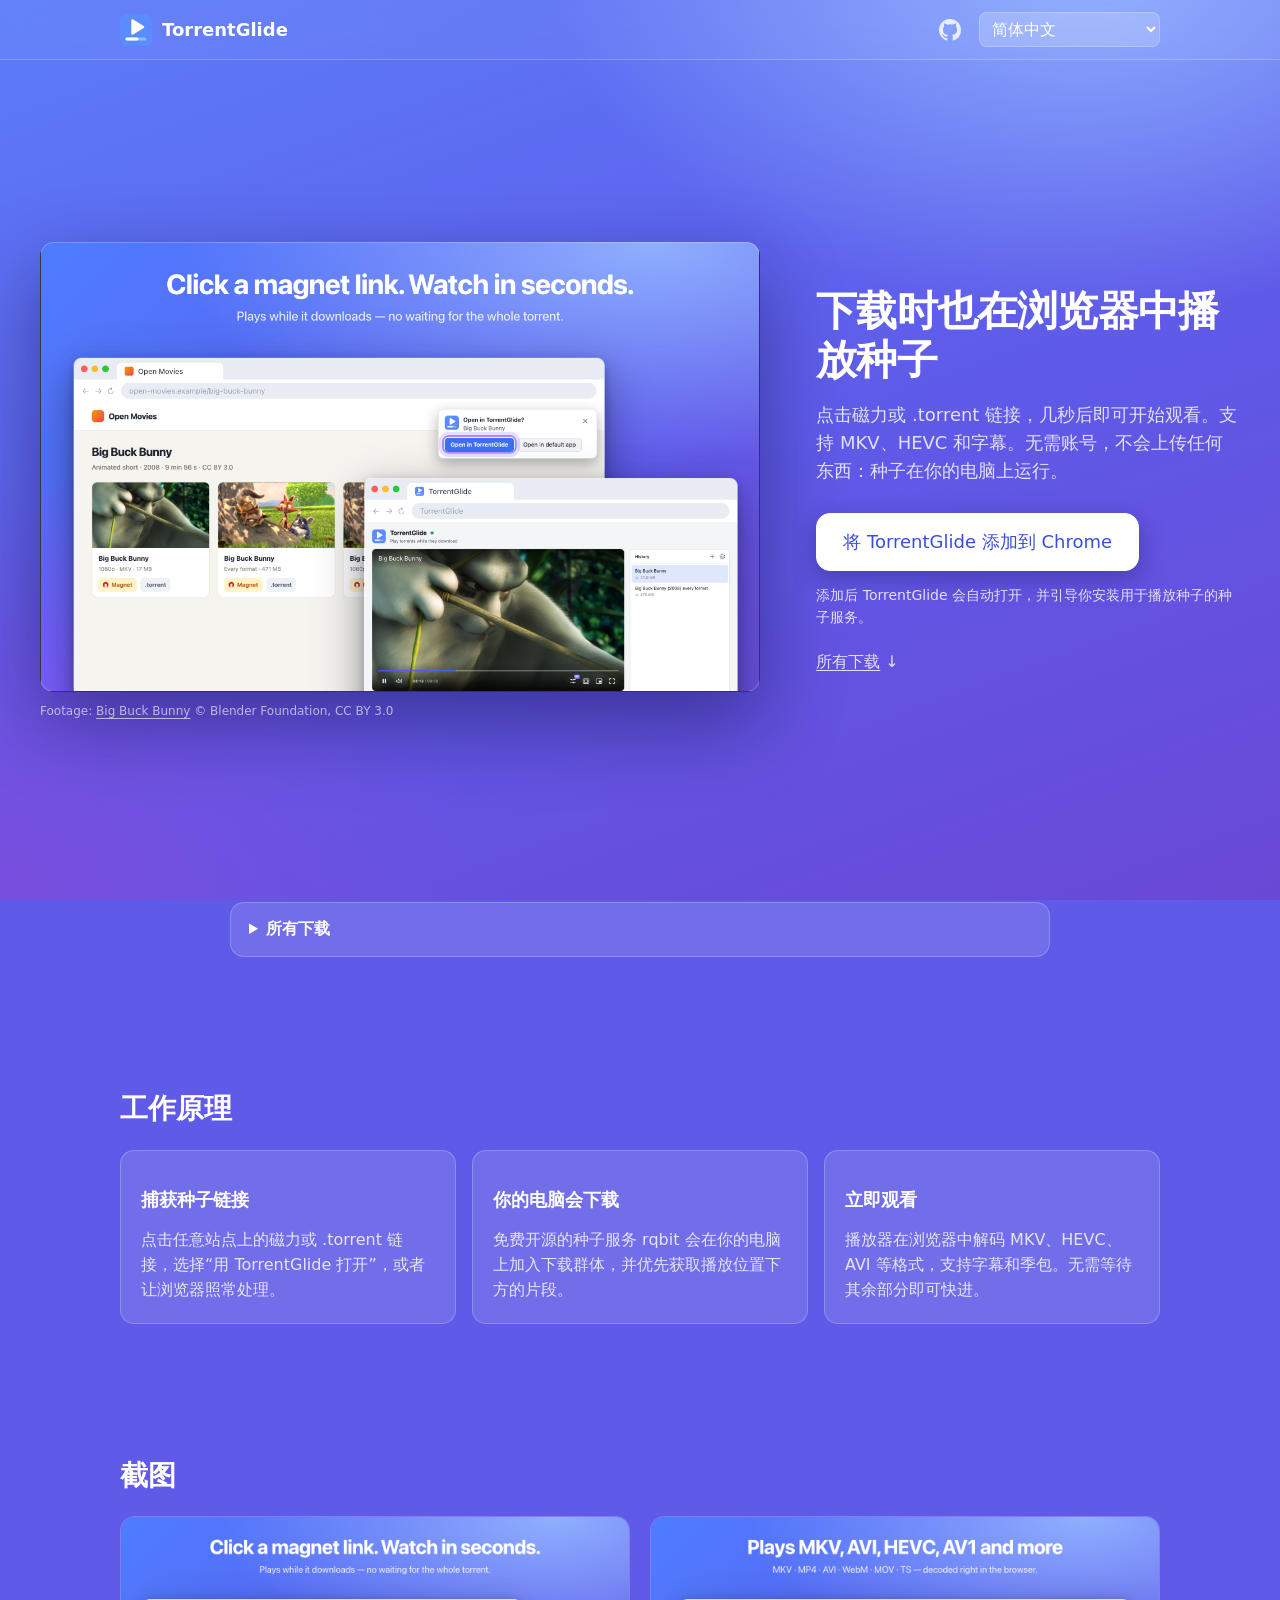
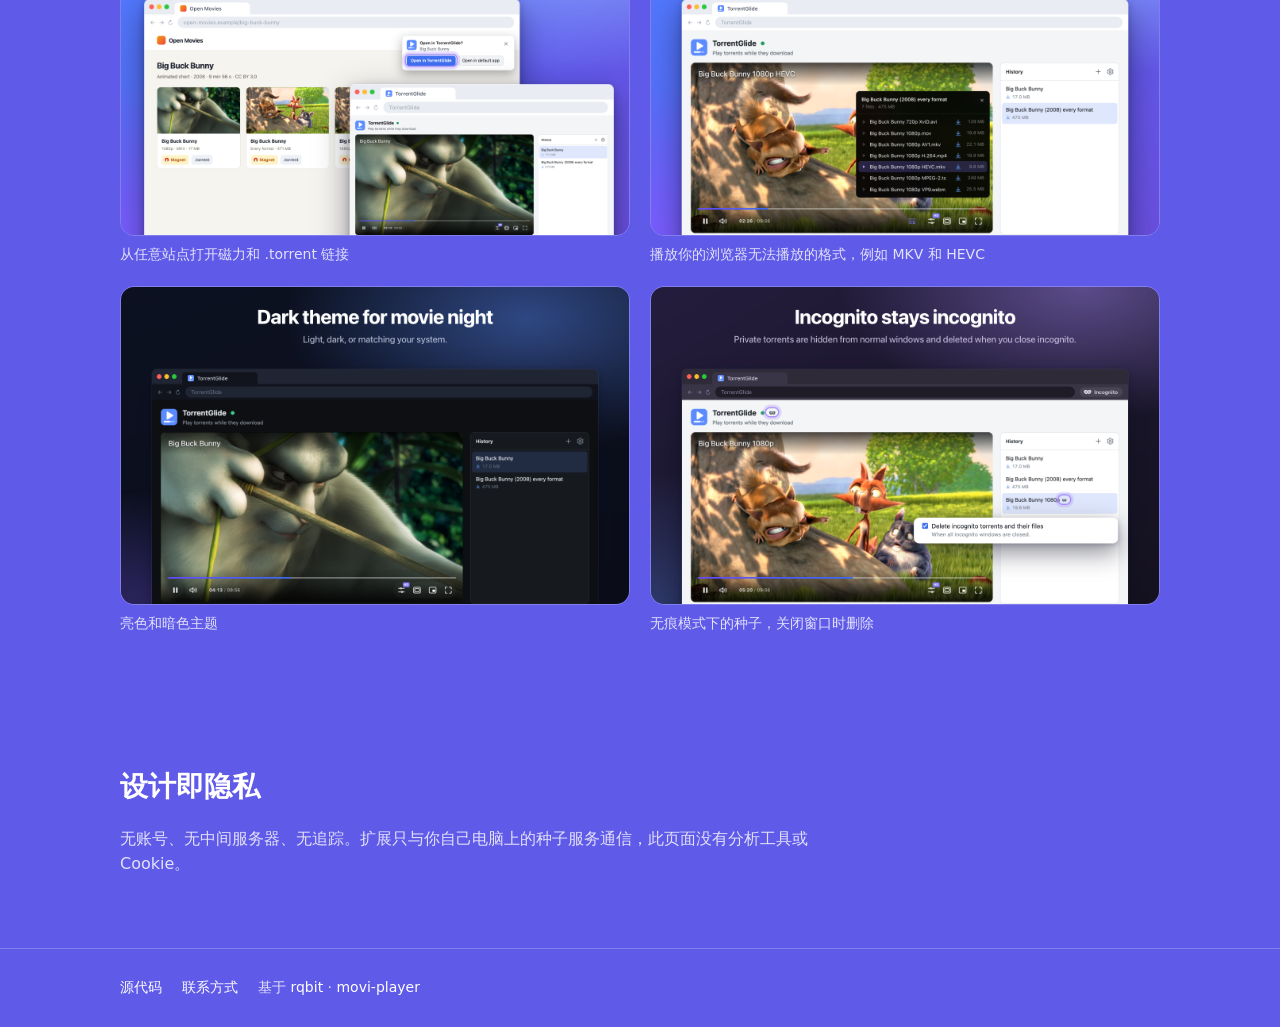
<file: zh-cn/index.html>
<!doctype html>
<html lang="zh-CN">
  <head>
    <meta charset="utf-8">
    <meta name="viewport" content="width=device-width, initial-scale=1">
    <title data-i18n="meta.title">TorrentGlide：下载时也在浏览器中播放种子</title>
    <meta name="description" content="一款面向 Chrome、Edge、Brave 和 Firefox 的免费浏览器扩展，会在播放器中打开磁力链接和 .torrent 链接，并在下载过程中播放视频。">
    <meta property="og:title" content="TorrentGlide：下载时也在浏览器中播放种子">
    <meta property="og:description" content="一款面向 Chrome、Edge、Brave 和 Firefox 的免费浏览器扩展，会在播放器中打开磁力链接和 .torrent 链接，并在下载过程中播放视频。">
    <meta property="og:type" content="website">
    <meta property="og:url" content="https://torrentglide.github.io/zh-cn/">
    <meta property="og:image" content="https://torrentglide.github.io/og.png">
    <meta name="color-scheme" content="dark light">
    <link rel="icon" href="../icon.svg" type="image/svg+xml">
    <link rel="stylesheet" href="../style.css">
    <script type="module" src="../app.js"></script>
    <link rel="canonical" href="https://torrentglide.github.io/zh-cn/">
    <link rel="alternate" hreflang="en" href="https://torrentglide.github.io/">
    <link rel="alternate" hreflang="de" href="https://torrentglide.github.io/de/">
    <link rel="alternate" hreflang="es" href="https://torrentglide.github.io/es/">
    <link rel="alternate" hreflang="fr" href="https://torrentglide.github.io/fr/">
    <link rel="alternate" hreflang="it" href="https://torrentglide.github.io/it/">
    <link rel="alternate" hreflang="pt-BR" href="https://torrentglide.github.io/pt-br/">
    <link rel="alternate" hreflang="pl" href="https://torrentglide.github.io/pl/">
    <link rel="alternate" hreflang="tr" href="https://torrentglide.github.io/tr/">
    <link rel="alternate" hreflang="ru" href="https://torrentglide.github.io/ru/">
    <link rel="alternate" hreflang="uk" href="https://torrentglide.github.io/uk/">
    <link rel="alternate" hreflang="ja" href="https://torrentglide.github.io/ja/">
    <link rel="alternate" hreflang="zh-CN" href="https://torrentglide.github.io/zh-cn/">
    <link rel="alternate" hreflang="x-default" href="https://torrentglide.github.io/">
  </head>
  <body>
    <header class="top">
      <div class="wrap top-inner">
        <a class="brand" href="#"><img src="../icon.svg" alt="" width="32" height="32"> TorrentGlide</a>
        <nav>
          <a class="icon-link" href="https://github.com/trszdev/torrentglide" aria-label="GitHub" title="GitHub"><svg viewBox="0 0 16 16" width="22" height="22" aria-hidden="true" fill="currentColor"><path d="M8 0C3.58 0 0 3.58 0 8c0 3.54 2.29 6.53 5.47 7.59.4.07.55-.17.55-.38 0-.19-.01-.82-.01-1.49-2.01.37-2.53-.49-2.69-.94-.09-.23-.48-.94-.82-1.13-.28-.15-.68-.52-.01-.53.63-.01 1.08.58 1.23.82.72 1.21 1.87.87 2.33.66.07-.52.28-.87.51-1.07-1.78-.2-3.64-.89-3.64-3.95 0-.87.31-1.59.82-2.15-.08-.2-.36-1.02.08-2.12 0 0 .67-.21 2.2.82a7.6 7.6 0 0 1 4 0c1.53-1.04 2.2-.82 2.2-.82.44 1.1.16 1.92.08 2.12.51.56.82 1.27.82 2.15 0 3.07-1.87 3.75-3.65 3.95.29.25.54.73.54 1.48 0 1.07-.01 1.93-.01 2.2 0 .21.15.46.55.38A8.01 8.01 0 0 0 16 8c0-4.42-3.58-8-8-8z"/></svg></a>
          <select id="language" data-i18n-label="nav.language" aria-label="语言"></select>
        </nav>
      </div>
    </header>
    <main>
      <section class="hero">
        <div class="wrap hero-grid">
          <figure class="demo"><div class="demo-frame"><video src="../demo.mp4" autoplay muted loop playsinline preload="auto" data-i18n-label="hero.video" aria-label="TorrentGlide 打开磁力链接并在下载过程中播放"></video></div><figcaption class="credit">Footage: <a href="https://peach.blender.org">Big Buck Bunny</a> © Blender Foundation, CC BY 3.0</figcaption></figure>
          <div class="hero-text" id="install">
            <h1 data-i18n="hero.title">下载时也在浏览器中播放种子</h1>
            <p class="lead" data-i18n="hero.subtitle">点击磁力或 .torrent 链接，几秒后即可开始观看。支持 MKV、HEVC 和字幕。无需账号，不会上传任何东西：种子在你的电脑上运行。</p>
            <div id="install-flow"></div>
            <noscript><p><a href="https://chromewebstore.google.com/detail/torrentglide/ankgbfpkdlajgojmgijifehjbkfekhpb">Chrome Web Store</a> · <a href="https://addons.mozilla.org/firefox/addon/torrentglide/">Firefox Add-ons</a></p></noscript>
            <p class="more"><a id="all-link" href="#all-downloads" data-i18n="install.all">所有下载</a> ↓</p>
          </div>
        </div>
      </section>
      <section class="install">
        <div class="wrap">
          <details id="all-downloads"><summary data-i18n="install.all">所有下载</summary><div id="all-downloads-body"></div></details>
        </div>
      </section>
      <section id="how" class="how">
        <div class="wrap">
          <h2 data-i18n="how.title">工作原理</h2>
          <ol class="cards">
            <li><h3 data-i18n="how.catchTitle">捕获种子链接</h3><p data-i18n="how.catchText">点击任意站点上的磁力或 .torrent 链接，选择“用 TorrentGlide 打开”，或者让浏览器照常处理。</p></li>
            <li><h3 data-i18n="how.downloadTitle">你的电脑会下载</h3><p data-i18n="how.downloadText">免费开源的种子服务 rqbit 会在你的电脑上加入下载群体，并优先获取播放位置下方的片段。</p></li>
            <li><h3 data-i18n="how.playTitle">立即观看</h3><p data-i18n="how.playText">播放器在浏览器中解码 MKV、HEVC、AVI 等格式，支持字幕和季包。无需等待其余部分即可快进。</p></li>
          </ol>
        </div>
      </section>
      <section class="shots">
        <div class="wrap">
          <h2 data-i18n="shots.title">截图</h2>
          <div class="shots-grid">
            <figure><img src="../screenshots/1-magnet-links.png" data-i18n-alt="shots.magnet" alt="从任意站点打开磁力和 .torrent 链接" loading="lazy" width="1280" height="800"><figcaption data-i18n="shots.magnet">从任意站点打开磁力和 .torrent 链接</figcaption></figure>
            <figure><img src="../screenshots/2-every-format.png" data-i18n-alt="shots.formats" alt="播放你的浏览器无法播放的格式，例如 MKV 和 HEVC" loading="lazy" width="1280" height="800"><figcaption data-i18n="shots.formats">播放你的浏览器无法播放的格式，例如 MKV 和 HEVC</figcaption></figure>
            <figure><img src="../screenshots/3-dark-theme.png" data-i18n-alt="shots.dark" alt="亮色和暗色主题" loading="lazy" width="1280" height="800"><figcaption data-i18n="shots.dark">亮色和暗色主题</figcaption></figure>
            <figure><img src="../screenshots/4-incognito.png" data-i18n-alt="shots.incognito" alt="无痕模式下的种子，关闭窗口时删除" loading="lazy" width="1280" height="800"><figcaption data-i18n="shots.incognito">无痕模式下的种子，关闭窗口时删除</figcaption></figure>
          </div>
        </div>
      </section>
      <section class="privacy">
        <div class="wrap">
          <h2 data-i18n="privacy.title">设计即隐私</h2>
          <p data-i18n="privacy.text">无账号、无中间服务器、无追踪。扩展只与你自己电脑上的种子服务通信，此页面没有分析工具或 Cookie。</p>
        </div>
      </section>
    </main>
    <footer>
      <div class="wrap footer-inner">
        <a href="https://github.com/trszdev/torrentglide" data-i18n="footer.source">源代码</a>
        <a href="mailto:torrent.glide@mailservice.com.de" data-i18n="footer.contact">联系方式</a>
        <span><span data-i18n="footer.builtOn">基于</span> <a href="https://github.com/ikatson/rqbit">rqbit</a> · <a href="https://moviplayer.com">movi-player</a></span>
      </div>
    </footer>
  </body>
</html>
</file>
<file: style.css>
/* TorrentGlide landing page. Dark by default, light via the system preference.
   Colours follow the TorrentGlide extension. JS (app.js) fills the install
   section and translates the [data-i18n] text; the rules below style both. */

:root {
  color-scheme: dark;
  /* The page sits on the demo video's backdrop: blue fading to violet. */
  --grad:
    radial-gradient(900px 600px at 85% -5%, #8fb0ff 0%, transparent 60%),
    radial-gradient(800px 700px at 0% 100%, #7a4fe0 0%, transparent 60%),
    linear-gradient(160deg, #5b7cfa 0%, #5f5ae8 55%, #6a48d6 100%);
  --bg: #5f5ae8;
  --surface: rgb(255 255 255 / 0.12);
  --surface-2: rgb(255 255 255 / 0.18);
  --border: rgb(255 255 255 / 0.22);
  --text: #ffffff;
  --text-muted: rgb(255 255 255 / 0.82);
  --text-faint: rgb(255 255 255 / 0.62);
  --accent: #ffffff;
  --accent-strong: #e4ebff;
  --on-accent: #3a4fd8;
  --radius: 14px;
  --font: system-ui, -apple-system, 'Segoe UI', Roboto, sans-serif;
  --mono: ui-monospace, 'SF Mono', Menlo, monospace;
}

@media (prefers-color-scheme: dark) {
  :root {
    --grad:
      radial-gradient(900px 600px at 85% -5%, #3b4fa8 0%, transparent 60%),
      radial-gradient(800px 700px at 0% 100%, #3a2a8a 0%, transparent 60%),
      linear-gradient(160deg, #141a3a 0%, #181a42 55%, #1d1650 100%);
    --bg: #181a42;
    --surface: rgb(255 255 255 / 0.07);
    --surface-2: rgb(255 255 255 / 0.12);
    --border: rgb(255 255 255 / 0.14);
    --on-accent: #1d2a7a;
  }
}

* { box-sizing: border-box }
[hidden] { display: none !important }
html { scroll-behavior: smooth }
body { margin: 0; background-color: var(--bg); background-image: var(--grad); background-attachment: fixed; min-height: 100vh; color: var(--text); font: 16px/1.55 var(--font) }
a { color: var(--accent); text-decoration: none }
a:hover { color: var(--accent-strong) }
.wrap { max-width: 1080px; margin: 0 auto; padding: 0 20px }
section { padding: 56px 0 }
h1, h2, h3 { line-height: 1.2 }
h1 { font-size: clamp(32px, 5vw, 52px) }
h2 { font-size: 28px }
h3 { font-size: 18px }

/* Top bar */
.top {
  position: sticky;
  top: 0;
  z-index: 10;
  background: rgb(255 255 255 / 0.06);
  backdrop-filter: blur(14px);
  -webkit-backdrop-filter: blur(14px);
  border-bottom: 1px solid var(--border);
}
.top-inner {
  display: flex;
  align-items: center;
  justify-content: space-between;
  gap: 16px;
  padding: 12px 20px;
  flex-wrap: wrap;
}
.brand {
  display: flex;
  align-items: center;
  gap: 10px;
  font-weight: 700;
  font-size: 18px;
  color: var(--text);
  text-decoration: none;
}
nav {
  display: flex;
  align-items: center;
  gap: 18px;
}
nav a {
  color: var(--text-muted);
  text-decoration: none;
}
nav a:hover { color: var(--text) }
.icon-link { display: inline-flex; line-height: 0 }
select {
  background: var(--surface-2);
  color: inherit;
  border: 1px solid var(--border);
  border-radius: 8px;
  padding: 6px 8px;
  font: inherit;
}
select option { color: #14181d; background: #fff }

/* Hero: video on the left, download on the right */
.hero { padding: 48px 0 40px }
.hero-grid {
  display: grid;
  grid-template-columns: 1fr;
  gap: 36px;
  align-items: center;
}
@media (min-width: 900px) {
  /* The first screen fills the window under the sticky header, with a wide video. */
  .hero {
    min-height: calc(100vh - 58px);
    min-height: calc(100svh - 58px);
    display: flex;
    align-items: center;
    padding: 32px 0;
  }
  .hero > .wrap { width: 100% }
  .hero-grid {
    max-width: 1560px;
    padding: 0 40px;
    grid-template-columns: minmax(0, 1.7fr) minmax(300px, 1fr);
    gap: 56px;
  }
  .hero h1 { font-size: clamp(32px, 3.2vw, 48px) }
}
.hero-text { text-align: left }
.hero h1 { margin: 0 0 16px; letter-spacing: -0.02em }
.lead {
  color: var(--text-muted);
  font-size: 18px;
  margin: 0 0 28px;
}
.demo {
  margin: 0;
  min-width: 0;
}
.demo-frame {
  aspect-ratio: 16 / 10;
  border-radius: var(--radius);
  border: 1px solid var(--border);
  box-shadow: 0 30px 80px rgb(10 10 60 / 0.45);
  background: #000 url('screenshots/1-magnet-links.png') center / cover no-repeat;
  overflow: hidden;
}
.demo video {
  width: 100%;
  height: 100%;
  display: block;
  object-fit: cover;
  opacity: 0;
  transition: opacity 0.3s;
}
.demo.ready video { opacity: 1 }
.credit {
  font-size: 12px;
  color: var(--text-faint);
  margin-top: 10px;
}
.credit a, .more a { color: inherit; text-decoration: underline; text-underline-offset: 3px }
.more { margin: 22px 0 0; color: var(--text-muted) }
.more a:hover { color: var(--text) }

/* Buttons */
.button {
  display: inline-flex;
  align-items: center;
  justify-content: center;
  gap: 8px;
  padding: 10px 18px;
  border-radius: var(--radius);
  border: 1px solid var(--border);
  background: var(--surface-2);
  color: var(--text);
  font-weight: 600;
  text-decoration: none;
  cursor: pointer;
  font: inherit;
}
.button:hover { border-color: var(--accent) }
.button.primary {
  background: var(--accent);
  border-color: var(--accent);
  color: var(--on-accent);
  box-shadow: 0 8px 24px rgb(20 20 90 / 0.35);
}
.button.primary:hover { background: var(--accent-strong); color: var(--on-accent) }
.button.big { font-size: 18px; padding: 14px 26px }

/* Install (filled by JS) */
.install { text-align: center; padding-top: 0 }
.flow {
  display: flex;
  flex-direction: column;
  align-items: flex-start;
  gap: 14px;
}
.note {
  color: var(--text-muted);
  font-size: 14px;
  margin: 0;
}
#all-downloads {
  margin: 0 auto;
  max-width: 820px;
  text-align: left;
  background: var(--surface);
  border: 1px solid var(--border);
  border-radius: var(--radius);
  padding: 14px 18px;
}
#all-downloads summary { cursor: pointer; font-weight: 600 }
.downloads h3 {
  margin: 20px 0 8px;
  font-size: 16px;
}
.downloads ul { margin: 0; padding-left: 20px }
.copy:hover { border-color: var(--accent) }

/* How it works */
.cards {
  list-style: none;
  padding: 0;
  margin: 24px 0 0;
  display: grid;
  gap: 16px;
  grid-template-columns: 1fr;
}
@media (min-width: 760px) {
  .cards { grid-template-columns: repeat(3, 1fr) }
}
.cards li {
  background: var(--surface);
  backdrop-filter: blur(10px);
  border: 1px solid var(--border);
  border-radius: var(--radius);
  padding: 20px;
}
.cards p {
  color: var(--text-muted);
  margin: 0;
}

/* Screenshots */
.shots-grid {
  display: grid;
  gap: 20px;
  grid-template-columns: 1fr;
  margin-top: 24px;
}
@media (min-width: 760px) {
  .shots-grid { grid-template-columns: repeat(2, 1fr) }
}
.shots img {
  width: 100%;
  height: auto;
  display: block;
  border-radius: var(--radius);
  border: 1px solid var(--border);
}
.shots figure { margin: 0 }
.shots figcaption {
  color: var(--text-muted);
  font-size: 14px;
  margin-top: 8px;
}

/* Privacy */
.privacy p {
  color: var(--text-muted);
  max-width: 720px;
}

/* Footer */
footer {
  border-top: 1px solid var(--border);
  padding: 28px 0;
  color: var(--text-muted);
  font-size: 14px;
}
.footer-inner {
  display: flex;
  flex-wrap: wrap;
  gap: 20px;
  align-items: center;
}

/* Small screens */
@media (max-width: 600px) {
  nav { gap: 12px }
  section { padding: 40px 0 }
  .hero { padding-top: 28px }
  .button.big { font-size: 16px; padding: 12px 20px }
}
</file>
